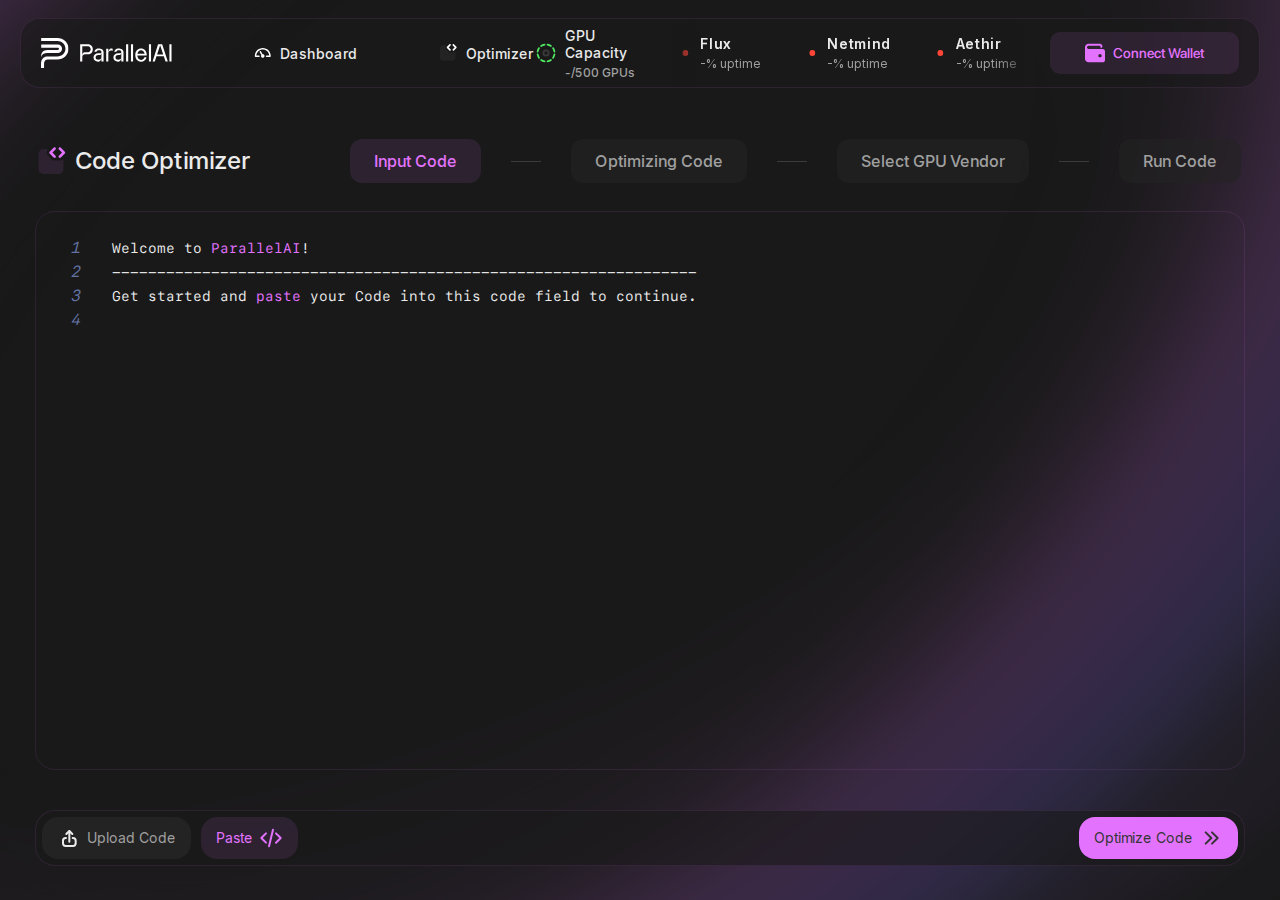
<file: code-optimizer/index.html>
<!DOCTYPE html><html lang="en"><head><meta charSet="utf-8"/><meta name="viewport" content="width=device-width, initial-scale=1"/><link rel="preload" href="/_next/static/media/10a80cb596c8f7c3-s.p.otf" as="font" crossorigin="" type="font/otf"/><link rel="preload" href="/_next/static/media/3f16ba3b63bd39a9-s.p.otf" as="font" crossorigin="" type="font/otf"/><link rel="preload" href="/_next/static/media/6de88030df47f7f5-s.p.otf" as="font" crossorigin="" type="font/otf"/><link rel="preload" href="/_next/static/media/a34f9d1faa5f3315-s.p.woff2" as="font" crossorigin="" type="font/woff2"/><link rel="preload" href="/_next/static/media/de4067987e9e1eee-s.p.otf" as="font" crossorigin="" type="font/otf"/><link rel="preload" href="/_next/static/media/f6508de96af3278e-s.p.woff" as="font" crossorigin="" type="font/woff"/><link rel="preload" href="/_next/static/media/26cb97734d8cb717-s.p.otf" as="font" crossorigin="" type="font/otf"/><link rel="stylesheet" href="/_next/static/css/8adab9fd2a81b5f3.css" data-precedence="next"/><link rel="stylesheet" href="/_next/static/css/b5eb0eb957e65d0f.css" data-precedence="next"/><link rel="stylesheet" href="/_next/static/css/777fc4cc165ed9cf.css" data-precedence="next"/><link rel="stylesheet" href="/_next/static/css/c75f7ba5527f5ed1.css" data-precedence="next"/><link rel="stylesheet" href="/_next/static/css/15a460f12b20e8b4.css" data-precedence="next"/><link rel="stylesheet" href="/_next/static/css/9a7f94ddfe9da9f1.css" data-precedence="next"/><link rel="stylesheet" href="/_next/static/css/8935e65d5ddf36b4.css" data-precedence="next"/><link rel="stylesheet" href="/_next/static/css/e646c693cf46af81.css" data-precedence="next"/><link rel="preload" as="script" fetchPriority="low" href="/_next/static/chunks/webpack-fc8a8e09beb3f100.js"/><script src="/_next/static/chunks/fd9d1056-ff38d12be03302d0.js" async=""></script><script src="/_next/static/chunks/23-30e7a4ba5c2e27e1.js" async=""></script><script src="/_next/static/chunks/main-app-693d2cd1d3938aa5.js" async=""></script><script src="/_next/static/chunks/7462f816-d7c522d644fca8e5.js" async=""></script><script src="/_next/static/chunks/691-7aa685a781c6cb68.js" async=""></script><script src="/_next/static/chunks/541-f1c2d90d59d17b09.js" async=""></script><script src="/_next/static/chunks/77-05b3b77d443cd6e9.js" async=""></script><script src="/_next/static/chunks/661-93a21b92d00eacd1.js" async=""></script><script src="/_next/static/chunks/app/(webApp)/code-optimizer/page-b28f60531d367e26.js" async=""></script><script src="/_next/static/chunks/231-85cd3dc4a193c2b5.js" async=""></script><script src="/_next/static/chunks/648-db7cbb97ccda9754.js" async=""></script><script src="/_next/static/chunks/app/(webApp)/layout-800cde013c0afa65.js" async=""></script><title>Code Optimizer</title><meta name="description" content="ParallelAI Application"/><link rel="icon" href="/favicon.ico" type="image/x-icon" sizes="48x48"/><meta name="next-size-adjust"/><script src="/_next/static/chunks/polyfills-78c92fac7aa8fdd8.js" noModule=""></script></head><body class="__className_6205a0 px-5 py-[18px] min-h-screen flex flex-col gap-5 bg-backing bg-[url(/images/app-pink-bg.svg)] bg-no-repeat bg-right-bottom bg-cover text-maintext"><header class="overflow-hidden h-[70px] w-full flex flex-row justify-between items-center py-1  px-[15px] md:px-[20px] bg-[#19191999] rounded-[20px] border border-pink-shade"><div class="flex justify-start items-center flex-1 lg:gap-20 md:gap-5"><a class="flex  flex-row items-center gap-2.5 cursor-pointer" href="/"><svg width="28" height="30" viewBox="0 0 28 30" fill="none" xmlns="http://www.w3.org/2000/svg" style="color:currentColor"><g clip-path="url(#clip0_38_50)"><path d="M24.2272 3.05442C22.145 1.085 19.3517 0 16.3613 0H0.15327V3.0654H16.3613C20.9041 3.0654 24.463 6.45512 24.463 10.7826C24.463 15.1101 20.9041 18.4998 16.3613 18.4998H6.60082C4.99319 18.4998 3.56645 18.9574 2.47464 19.8236C0.832577 21.1259 0 23.2361 0 26.0956V30H3.0654V26.0956C3.0654 24.2189 3.50742 22.9167 4.37935 22.2253C5.06698 21.6799 5.96692 21.5652 6.60044 21.5652H16.3609C19.351 21.5652 22.1446 20.4806 24.2268 18.5108C26.3556 16.4971 27.528 13.7527 27.528 10.7826C27.528 7.8126 26.3556 5.06812 24.2268 3.05442H24.2272Z" fill="white"></path><path d="M16.664 11.9814H6.31206C2.35922 12.14 0.00870421 14.235 0 19.1586C0.83409 16.4368 2.93824 15.0665 6.31206 15.0468H16.664C19.1027 15.0468 21.0869 13.1447 21.0869 10.8071C21.0869 8.46944 19.1027 6.56738 16.664 6.56738H0.217605V9.63278H16.664C17.4126 9.63278 18.0215 10.1596 18.0215 10.8071C18.0215 11.4546 17.4126 11.9814 16.664 11.9814Z" fill="white"></path></g><defs><clipPath id="clip0_38_50"><rect width="27.528" height="30" fill="white"></rect></clipPath></defs></svg><svg width="133" height="26" viewBox="0 0 133 26" fill="none" xmlns="http://www.w3.org/2000/svg" style="color:currentColor;class-name:w-[94px] h-[18px] hidden xl:inline-block" class=" w-[94px] h-[18px] hidden xl:inline-block"><path d="M11.6689 0.40918C15.7363 0.40918 18.6011 3.80455 18.6011 7.41213C18.6011 11.7978 15.7363 14.698 11.6689 14.698H7.38933C5.40869 14.698 3.35733 16.1835 3.35733 18.3056C3.35733 18.2349 3.35733 25.1671 3.35733 25.1671H0.280273V0.40918H11.6689ZM7.74301 12.01C7.74301 12.01 11.5628 12.01 11.6689 12.01C14.0032 12.01 15.5241 9.64034 15.5241 7.58897C15.5241 5.29002 14.0032 3.13255 11.6689 3.13255H3.35733V18.3056C3.35733 12.01 6.04533 12.01 7.74301 12.01Z" fill="white"></path><path d="M27.2387 6.49255C30.4926 6.49255 34.1002 8.08413 34.1002 11.6563V25.1671H30.9878V19.5789V11.621C30.9878 15.4761 29.4316 16.0067 28.6181 16.0067H26.3899C24.5861 16.0067 22.6409 16.997 22.6409 19.5789C22.6409 21.418 24.091 22.9035 26.3899 22.9035C28.6889 22.9035 30.9878 21.418 30.9878 19.5789C30.9878 24.5304 28.0876 25.5915 26.1777 25.5915C22.5347 25.5915 19.5638 23.0803 19.5638 19.5789C19.5638 15.8652 22.6409 13.5309 26.3899 13.5309H29.1486C30.2097 13.5309 31.0585 12.6467 30.9878 11.4795C30.8817 9.74644 29.3609 9.18055 27.2387 9.18055C25.7533 9.18055 24.4446 9.78181 23.9141 11.0551H20.6956C21.8981 7.16455 25.1166 6.49255 27.2387 6.49255Z" fill="white"></path><path d="M37.8896 6.95234H40.9667V25.2024H37.8896V6.95234ZM44.8218 6.52792C45.6707 6.52792 46.5195 6.66939 47.2622 6.95234V9.81718C47.2622 9.81718 46.4134 9.39276 44.8218 9.39276C42.0631 9.39276 40.9667 11.5502 40.9667 13.7077C40.9667 9.10981 42.9473 6.52792 44.8218 6.52792Z" fill="white"></path><path d="M55.9756 6.49255C59.2295 6.49255 62.8371 8.08413 62.8371 11.6563V25.1671H59.7246V19.5789V11.621C59.7246 15.4761 58.1684 16.0067 57.355 16.0067H55.1267C53.323 16.0067 51.3777 16.997 51.3777 19.5789C51.3777 21.418 52.8278 22.9035 55.1267 22.9035C57.4257 22.9035 59.7246 21.418 59.7246 19.5789C59.7246 24.5304 56.8244 25.5915 54.9145 25.5915C51.2716 25.5915 48.3006 23.0803 48.3006 19.5789C48.3006 15.8652 51.3777 13.5309 55.1267 13.5309H57.8855C58.9465 13.5309 59.7954 12.6467 59.7246 11.4795C59.6185 9.74644 58.0977 9.18055 55.9756 9.18055C54.4901 9.18055 53.1815 9.78181 52.651 11.0551H49.4324C50.635 7.16455 53.8535 6.49255 55.9756 6.49255Z" fill="white"></path><path d="M69.7035 25.2024H66.6264V0.444548H69.7035V25.2024Z" fill="white"></path><path d="M76.715 25.2024H73.638V0.444548H76.715V25.2024Z" fill="white"></path><path d="M96.4945 16.042C96.4945 16.2542 96.4945 16.4311 96.4945 16.6433H82.8423C83.0545 20.6753 85.3888 22.9035 88.183 22.9389C90.3404 22.9389 92.2503 21.5949 93.0992 19.1191H96.1762C95.1859 23.2572 92.1088 25.5915 88.183 25.5915C83.4082 25.5561 79.9067 22.1254 79.9067 16.042C79.9067 9.95865 83.479 6.49255 88.183 6.49255C92.887 6.49255 96.4945 9.99402 96.4945 16.042ZM83.0192 14.1675H93.3821C92.7808 11.0904 90.6941 9.18055 88.183 9.14518C85.7072 9.18055 83.6204 11.1258 83.0192 14.1675Z" fill="white"></path><path d="M102.689 25.2024H99.6117V0.444548H102.689V25.2024Z" fill="white"></path><path d="M118.719 0.444548L126.889 25.1671H123.6L121.124 17.7751H110.549L108.144 25.1671H104.89L112.813 0.444548H118.719ZM111.433 15.0517H120.24L115.784 1.68244L111.433 15.0517Z" fill="white"></path><path d="M132.258 25.1671H129.181V0.444548H132.258V25.1671Z" fill="white"></path></svg></a><a class="flex gap-2 items-center transition-all [&amp;&gt;svg&gt;path]:hover:fill-brand-pink [&amp;&gt;p]:hover:text-brand-pink hover:scale-110 " href="/dashboard"><svg width="19" height="18" viewBox="0 0 19 18" fill="none" xmlns="http://www.w3.org/2000/svg" style="class-name:fill-white" class="fill-white"><path d="M10.241 10.3064C10.045 10.2554 9.84597 10.2444 9.64897 10.2614L8.00197 7.44743C7.79197 7.08943 7.33197 6.97043 6.97597 7.17843C6.61897 7.38743 6.49797 7.84743 6.70697 8.20443L8.35397 11.0194C8.24397 11.1824 8.15497 11.3604 8.10397 11.5554C7.98497 12.0084 8.04997 12.4794 8.28697 12.8834C8.52297 13.2864 8.90197 13.5734 9.35397 13.6924C9.50197 13.7314 9.65197 13.7504 9.80097 13.7504C10.108 13.7504 10.41 13.6694 10.682 13.5104C11.085 13.2744 11.372 12.8954 11.491 12.4434C11.61 11.9904 11.545 11.5194 11.308 11.1154C11.072 10.7124 10.693 10.4254 10.241 10.3064Z" fill="current"></path><path d="M9.79785 4C5.38685 4 1.79785 7.589 1.79785 12C1.79785 12.067 1.80185 12.133 1.81085 12.276C1.82485 12.68 2.15685 13 2.56085 13H6.04785C6.46185 13 6.79785 12.664 6.79785 12.25C6.79785 11.836 6.46185 11.5 6.04785 11.5H3.31685C3.57285 8.148 6.38185 5.5 9.79785 5.5C13.1859 5.5 15.9779 8.106 16.2679 11.5H13.5479C13.1339 11.5 12.7979 11.836 12.7979 12.25C12.7979 12.664 13.1339 13 13.5479 13H17.0349C17.4389 13 17.7749 12.603 17.7889 12.199C17.7939 12.133 17.7979 12.067 17.7979 12C17.7979 7.589 14.2089 4 9.79785 4Z" fill="current"></path></svg><p class="text-body1 leading-7 !text-body1 font-medium false">Dashboard</p></a><a class="flex gap-2 items-center transition-all [&amp;&gt;svg&gt;path]:hover:fill-brand-pink [&amp;&gt;p]:hover:text-brand-pink hover:scale-110" href="/code-optimizer"><svg width="21" height="20" viewBox="0 0 21 20" fill="none" xmlns="http://www.w3.org/2000/svg" style="class-name:fill-brand-pink" class="fill-brand-pink"><path d="M16.3506 7.77603C16.1373 7.77603 15.924 7.69492 15.7617 7.53159C15.4362 7.20603 15.4362 6.67826 15.7617 6.3527L17.6729 4.44159L15.7617 2.53048C15.4362 2.20492 15.4362 1.67714 15.7617 1.35159C16.0873 1.02603 16.6151 1.02603 16.9406 1.35159L19.4406 3.85159C19.7662 4.17714 19.7662 4.70492 19.4406 5.03048L16.9406 7.53048C16.7784 7.6927 16.5651 7.77492 16.3517 7.77492L16.3506 7.77603Z" fill="current"></path><path d="M18.1187 8.7107C17.6465 9.18293 17.0187 9.44293 16.3509 9.44293H13.0176C12.3498 9.44293 11.722 9.18293 11.2498 8.7107L8.7498 6.2107C8.27758 5.73848 8.01758 5.1107 8.01758 4.44293C8.01758 3.77515 8.27758 3.14737 8.7498 2.67515L9.20425 2.2207H6.07313C4.38758 2.2207 3.01758 3.5907 3.01758 5.27626V14.7207C3.01758 16.4063 4.38758 17.7763 6.07313 17.7763H15.5176C17.2031 17.7763 18.5731 16.4063 18.5731 14.7207V8.25626L18.1187 8.7107Z" fill="#232323"></path><path d="M13.0176 7.77688C12.8043 7.77688 12.591 7.69576 12.4287 7.53243L9.92874 5.03243C9.60318 4.70688 9.60318 4.1791 9.92874 3.85354L12.4287 1.35354C12.7543 1.02799 13.2821 1.02799 13.6076 1.35354C13.9332 1.6791 13.9332 2.20688 13.6076 2.53243L11.6965 4.44354L13.6076 6.35465C13.9332 6.68021 13.9332 7.20799 13.6076 7.53354C13.4454 7.69576 13.2321 7.77799 13.0187 7.77799L13.0176 7.77688Z" fill="current"></path></svg><p class="leading-7 !text-body1 font-medium text-brand-pink">Optimizer</p></a></div><div class="flex flex-1 items-center justify-between"><div class="flex gap-2 items-center"><svg width="25" height="24" viewBox="0 0 25 24" fill="none" xmlns="http://www.w3.org/2000/svg"><path d="M18.051 4.09299C16.9123 3.29166 15.5937 2.73433 14.167 2.48633" stroke="#4FE760" stroke-width="2" stroke-linecap="round" stroke-linejoin="round"></path><path d="M22.0169 10.3338C21.7782 8.96184 21.2396 7.63651 20.4062 6.45117" stroke="#4FE760" stroke-width="2" stroke-linecap="round" stroke-linejoin="round"></path><path d="M20.4072 17.552C21.2086 16.4133 21.7659 15.0946 22.0139 13.668" stroke="#4FE760" stroke-width="2" stroke-linecap="round" stroke-linejoin="round"></path><path d="M14.167 21.5169C15.539 21.2782 16.8643 20.7396 18.0497 19.9062" stroke="#4FE760" stroke-width="2" stroke-linecap="round" stroke-linejoin="round"></path><path d="M6.94922 19.9062C8.08789 20.7076 9.40655 21.2649 10.8332 21.5129" stroke="#4FE760" stroke-width="2" stroke-linecap="round" stroke-linejoin="round"></path><path d="M2.98438 13.668C3.22304 15.04 3.76171 16.3653 4.59504 17.5506" stroke="#4FE760" stroke-width="2" stroke-linecap="round" stroke-linejoin="round"></path><path d="M4.59397 6.44922C3.79264 7.58789 3.2353 8.90655 2.9873 10.3332" stroke="#4FE760" stroke-width="2" stroke-linecap="round" stroke-linejoin="round"></path><path d="M10.8329 2.48438C9.46086 2.72304 8.13553 3.26171 6.9502 4.09504" stroke="#4FE760" stroke-width="2" stroke-linecap="round" stroke-linejoin="round"></path><path d="M12.5 15C14.1568 15 15.5 13.6568 15.5 12C15.5 10.3431 14.1568 9 12.5 9C10.8431 9 9.5 10.3431 9.5 12C9.5 13.6568 10.8431 15 12.5 15Z" stroke="#3A3A3A" stroke-width="2" stroke-linecap="round" stroke-linejoin="round"></path></svg><div class="flex flex-col gap-1"><p class="text-body1 leading-7 font-medium">GPU Capacity</p><p class="leading-8 !text-body2 font-medium text-subtext">-/500 GPUs</p></div></div></div></header><!--$--><div class="w-full mx-auto px-[15px] md:px-[30px] xl:px-[15px] max-w-[1430px] flex-auto flex flex-col"><div dir="ltr" data-orientation="horizontal" class="flex flex-col flex-auto"><div class="flex flex-col xl:flex-row xl:items-center justify-between mt-[27px] mb-4 gap-10 xl:gap-0"><div class="flex flex-row items-start xl:items-center gap-2"><svg width="32" height="33" viewBox="0 0 32 33" fill="none" xmlns="http://www.w3.org/2000/svg" style="color:currentColor"><path d="M24.8876 12.9432C24.5462 12.9432 24.2049 12.8134 23.9454 12.5521C23.4245 12.0312 23.4245 11.1868 23.9454 10.6659L27.0031 7.6081L23.9454 4.55033C23.4245 4.02944 23.4245 3.18499 23.9454 2.6641C24.4662 2.14322 25.3107 2.14322 25.8316 2.6641L29.8316 6.6641C30.3525 7.18499 30.3525 8.02944 29.8316 8.55033L25.8316 12.5503C25.572 12.8099 25.2307 12.9414 24.8894 12.9414L24.8876 12.9432Z" fill="#E373FF"></path><path d="M27.7165 14.4387C26.9609 15.1942 25.9565 15.6102 24.888 15.6102H19.5547C18.4862 15.6102 17.4818 15.1942 16.7262 14.4387L12.7262 10.4387C11.9707 9.68313 11.5547 8.67869 11.5547 7.61024C11.5547 6.5418 11.9707 5.53735 12.7262 4.7818L13.4534 4.05469H8.44358C5.74669 4.05469 3.55469 6.24669 3.55469 8.94358V24.0547C3.55469 26.7516 5.74669 28.9436 8.44358 28.9436H23.5547C26.2516 28.9436 28.4436 26.7516 28.4436 24.0547V13.7116L27.7165 14.4387Z" fill="#E373FF" fill-opacity="0.1"></path><path d="M19.5536 12.9434C19.2123 12.9434 18.8709 12.8136 18.6114 12.5523L14.6114 8.55228C14.0905 8.03139 14.0905 7.18695 14.6114 6.66606L18.6114 2.66606C19.1323 2.14517 19.9767 2.14517 20.4976 2.66606C21.0185 3.18695 21.0185 4.03139 20.4976 4.55228L17.4398 7.61006L20.4976 10.6678C21.0185 11.1887 21.0185 12.0332 20.4976 12.5541C20.238 12.8136 19.8967 12.9452 19.5554 12.9452L19.5536 12.9434Z" fill="#E373FF"></path></svg><p class="text-h4 __className_6205a0 font-medium text-2xl">Code Optimizer</p></div><div><div role="tablist" aria-orientation="horizontal" class="items-center justify-center rounded-md bg-muted p-1 text-muted-foreground flex lg:flex-row flex-wrap gap-1 lg:gap-[30px]" tabindex="-1" data-orientation="horizontal" style="outline:none"><button type="button" role="tab" aria-selected="true" aria-controls="radix-:R9uujta:-content-inputCode" data-state="active" id="radix-:R9uujta:-trigger-inputCode" class="inline-flex items-center justify-center whitespace-nowrap bg-[#23232399] text-subtext rounded-xl px-6 py-2.5 text-base font-medium ring-offset-background transition-all focus-visible:outline-none focus-visible:ring-2 focus-visible:ring-ring focus-visible:ring-offset-2 disabled:pointer-events-none data-[state=active]:bg-pink-shade data-[state=active]:text-brand-pink __className_6205a0" tabindex="-1" data-orientation="horizontal" data-radix-collection-item="">Input Code</button><div class="w-[30px] h-[1px] bg-highlight"></div><button type="button" role="tab" aria-selected="false" aria-controls="radix-:R9uujta:-content-optimizingCode" data-state="inactive" data-disabled="" disabled="" id="radix-:R9uujta:-trigger-optimizingCode" class="justify-center whitespace-nowrap bg-[#23232399] text-subtext rounded-xl px-6 py-2.5 text-base font-medium ring-offset-background transition-all focus-visible:outline-none focus-visible:ring-2 focus-visible:ring-ring focus-visible:ring-offset-2 disabled:pointer-events-none data-[state=active]:bg-pink-shade data-[state=active]:text-brand-pink __className_6205a0 flex flex-row gap-2.5 items-center max-h-11" tabindex="-1" data-orientation="horizontal" data-radix-collection-item=""> <!-- -->Optimizing Code</button><div class="w-[30px] h-[1px] bg-highlight"></div><button type="button" role="tab" aria-selected="false" aria-controls="radix-:R9uujta:-content-selectGPUVendor" data-state="inactive" data-disabled="" disabled="" id="radix-:R9uujta:-trigger-selectGPUVendor" class="inline-flex items-center justify-center whitespace-nowrap bg-[#23232399] text-subtext rounded-xl px-6 py-2.5 text-base font-medium ring-offset-background transition-all focus-visible:outline-none focus-visible:ring-2 focus-visible:ring-ring focus-visible:ring-offset-2 disabled:pointer-events-none data-[state=active]:bg-pink-shade data-[state=active]:text-brand-pink __className_6205a0" tabindex="-1" data-orientation="horizontal" data-radix-collection-item="">Select GPU Vendor</button><div class="w-[30px] h-[1px] bg-highlight"></div><button type="button" role="tab" aria-selected="false" aria-controls="radix-:R9uujta:-content-runCode" data-state="inactive" data-disabled="" disabled="" id="radix-:R9uujta:-trigger-runCode" class="inline-flex items-center justify-center whitespace-nowrap bg-[#23232399] text-subtext rounded-xl px-6 py-2.5 text-base font-medium ring-offset-background transition-all focus-visible:outline-none focus-visible:ring-2 focus-visible:ring-ring focus-visible:ring-offset-2 disabled:pointer-events-none data-[state=active]:bg-pink-shade data-[state=active]:text-brand-pink __className_6205a0" tabindex="-1" data-orientation="horizontal" data-radix-collection-item="">Run Code</button></div></div></div><div data-state="active" data-orientation="horizontal" role="tabpanel" aria-labelledby="radix-:R9uujta:-trigger-inputCode" id="radix-:R9uujta:-content-inputCode" tabindex="0" class="mt-2 ring-offset-background focus-visible:outline-none focus-visible:ring-2 focus-visible:ring-ring focus-visible:ring-offset-2 flex flex-col flex-auto" style="animation-duration:0s"><div class="flex-auto border border-pink-shade rounded-[20px] p-6 __className_200f69"><div class="flex flex-row gap-4"><span class="min-w-[2.25em] pr-4 text-right text-[#6272a4] italic">1</span><p class="text-body1 font-normal leading-5">Welcome to <span class="text-brand-pink">ParallelAI</span>!</p></div><div class="flex flex-row gap-4"><span class="min-w-[2.25em] pr-4 text-right text-[#6272a4] italic">2</span><p class="text-body1 font-normal leading-5">-----------------------------------------------------------------</p></div><div class="flex flex-row gap-4"><span class="min-w-[2.25em] pr-4 text-right text-[#6272a4] italic">3</span><p class="text-body1 font-normal leading-5">Get started and <span class="text-brand-pink">paste</span> your Code into this code field to continue.</p></div><div class="flex flex-row gap-4"><span class="min-w-[2.25em] pr-4 text-right text-[#6272a4] italic">4</span></div></div></div><div data-state="inactive" data-orientation="horizontal" role="tabpanel" aria-labelledby="radix-:R9uujta:-trigger-optimizingCode" hidden="" id="radix-:R9uujta:-content-optimizingCode" tabindex="0" class="mt-2 ring-offset-background focus-visible:outline-none focus-visible:ring-2 focus-visible:ring-ring focus-visible:ring-offset-2 flex flex-col"></div><div data-state="inactive" data-orientation="horizontal" role="tabpanel" aria-labelledby="radix-:R9uujta:-trigger-selectGPUVendor" hidden="" id="radix-:R9uujta:-content-selectGPUVendor" tabindex="0" class="mt-2 ring-offset-background focus-visible:outline-none focus-visible:ring-2 focus-visible:ring-ring focus-visible:ring-offset-2 flex flex-col"></div><div data-state="inactive" data-orientation="horizontal" role="tabpanel" aria-labelledby="radix-:R9uujta:-trigger-runCode" hidden="" id="radix-:R9uujta:-content-runCode" tabindex="0" class="mt-2 ring-offset-background focus-visible:outline-none focus-visible:ring-2 focus-visible:ring-ring focus-visible:ring-offset-2 flex flex-col"></div><div class="flex flex-row flex-wrap justify-between gap-5 my-4 p-1.5 bg-[#19191999] border border-pink-shade rounded-[20px]"><div class="flex flex-row gap-2.5"><button class="relative inline-flex justify-center whitespace-nowrap font-medium ring-offset-background transition-all focus-visible:outline-none disabled:cursor-not-allowed !text-body1 hover:text-brand-pink hover:scale-110 disabled:scale-100 h-[42px] w-fit px-[15px] py-4 items-center gap-1.5 text-subtext bg-module rounded-2xl default-button"><svg width="24" height="24" viewBox="0 0 24 24" fill="none" xmlns="http://www.w3.org/2000/svg" style="color:currentColor"><path d="M12.332 5.33398V15.6673" stroke="#EBEBEB" stroke-width="2" stroke-linecap="round" stroke-linejoin="round"></path><path d="M15.332 8L12.332 5L9.33203 8" stroke="#EBEBEB" stroke-width="2" stroke-linecap="round" stroke-linejoin="round"></path><path d="M9 12H8.66667C7.19333 12 6 13.1933 6 14.6667V17.3333C6 18.8067 7.19333 20 8.66667 20H16C17.4733 20 18.6667 18.8067 18.6667 17.3333V14.6667C18.6667 13.1933 17.4733 12 16 12H15.6667" stroke="#EBEBEB" stroke-width="2" stroke-linecap="round" stroke-linejoin="round"></path></svg><p class="text-body1 font-normal leading-5 normal-case">Upload Code</p></button><input type="file" accept="/" style="display:none"/><button class="relative inline-flex justify-center whitespace-nowrap font-medium ring-offset-background transition-all focus-visible:outline-none disabled:cursor-not-allowed !text-body1 text-white hover:text-brand-pink hover:scale-110 disabled:scale-100 h-[42px] w-fit px-[15px] py-4 items-center gap-1.5 bg-pink-shade rounded-2xl default-button"><p class="font-normal leading-5 text-brand-pink normal-case">Paste</p><svg width="24" height="24" viewBox="0 0 24 24" fill="none" xmlns="http://www.w3.org/2000/svg" style="color:#E373FF"><path d="M6.99968 16.6673L2.33301 12.0007L6.99968 7.33398" stroke="#E373FF" stroke-width="2" stroke-linecap="round" stroke-linejoin="round"></path><path d="M17.001 16.6693L21.6676 12.0026L17.001 7.33594" stroke="#E373FF" stroke-width="2" stroke-linecap="round" stroke-linejoin="round"></path><path d="M9.99902 20.3346L13.999 3.66797" stroke="#E373FF" stroke-width="2" stroke-linecap="round" stroke-linejoin="round"></path></svg></button></div><button class="relative inline-flex justify-center whitespace-nowrap font-medium ring-offset-background transition-all focus-visible:outline-none disabled:cursor-not-allowed !text-body1 hover:text-brand-pink hover:scale-110 h-[42px] w-fit px-[15px] py-4 items-center text-shade gap-1.5 bg-brand-pink hover:bg-pink-shade rounded-2xl disabled:scale-100 default-button" disabled=""><p class="text-body1 font-normal leading-5 normal-case">Optimize Code</p><svg width="24" height="24" viewBox="0 0 24 24" fill="none" xmlns="http://www.w3.org/2000/svg" style="color:currentColor"><path d="M13.001 6.33398L18.6676 12.0007L13.001 17.6673" stroke="#353535" stroke-width="2" stroke-linecap="round" stroke-linejoin="round"></path><path d="M6.66797 6.33398L12.3346 12.0007L6.66797 17.6673" stroke="#353535" stroke-width="2" stroke-linecap="round" stroke-linejoin="round"></path></svg></button></div></div></div><!--/$--><script src="/_next/static/chunks/webpack-fc8a8e09beb3f100.js" async=""></script><script>(self.__next_f=self.__next_f||[]).push([0]);self.__next_f.push([2,null])</script><script>self.__next_f.push([1,"1:HL[\"/_next/static/media/10a80cb596c8f7c3-s.p.otf\",\"font\",{\"crossOrigin\":\"\",\"type\":\"font/otf\"}]\n2:HL[\"/_next/static/media/3f16ba3b63bd39a9-s.p.otf\",\"font\",{\"crossOrigin\":\"\",\"type\":\"font/otf\"}]\n3:HL[\"/_next/static/media/6de88030df47f7f5-s.p.otf\",\"font\",{\"crossOrigin\":\"\",\"type\":\"font/otf\"}]\n4:HL[\"/_next/static/media/a34f9d1faa5f3315-s.p.woff2\",\"font\",{\"crossOrigin\":\"\",\"type\":\"font/woff2\"}]\n5:HL[\"/_next/static/media/de4067987e9e1eee-s.p.otf\",\"font\",{\"crossOrigin\":\"\",\"type\":\"font/otf\"}]\n6:HL[\"/_next/static/media/f6508de96af3278e-s.p.woff\",\"font\",{\"crossOrigin\":\"\",\"type\":\"font/woff\"}]\n7:HL[\"/_next/static/css/8adab9fd2a81b5f3.css\",\"style\"]\n8:HL[\"/_next/static/css/b5eb0eb957e65d0f.css\",\"style\"]\n9:HL[\"/_next/static/css/777fc4cc165ed9cf.css\",\"style\"]\na:HL[\"/_next/static/css/c75f7ba5527f5ed1.css\",\"style\"]\nb:HL[\"/_next/static/css/15a460f12b20e8b4.css\",\"style\"]\nc:HL[\"/_next/static/css/9a7f94ddfe9da9f1.css\",\"style\"]\nd:HL[\"/_next/static/media/26cb97734d8cb717-s.p.otf\",\"font\",{\"crossOrigin\":\"\",\"type\":\"font/otf\"}]\ne:HL[\"/_next/static/css/8935e65d5ddf36b4.css\",\"style\"]\nf:HL[\"/_next/static/css/e646c693cf46af81.css\",\"style\"]\n"])</script><script>self.__next_f.push([1,"10:I[95751,[],\"\"]\n12:I[51363,[\"284\",\"static/chunks/7462f816-d7c522d644fca8e5.js\",\"691\",\"static/chunks/691-7aa685a781c6cb68.js\",\"541\",\"static/chunks/541-f1c2d90d59d17b09.js\",\"77\",\"static/chunks/77-05b3b77d443cd6e9.js\",\"661\",\"static/chunks/661-93a21b92d00eacd1.js\",\"864\",\"static/chunks/app/(webApp)/code-optimizer/page-b28f60531d367e26.js\"],\"CodeOptimizer\"]\n13:I[39275,[],\"\"]\n14:I[61343,[],\"\"]\n15:I[26985,[\"284\",\"static/chunks/7462f816-d7c522d644fca8e5.js\",\"691\",\"static/chunks/691-7aa685a781c6cb68.js\",\"231\",\"static/chunks/231-85cd3dc4a193c2b5.js\",\"541\",\"static/chunks/541-f1c2d90d59d17b09.js\",\"648\",\"static/chunks/648-db7cbb97ccda9754.js\",\"661\",\"static/chunks/661-93a21b92d00eacd1.js\",\"572\",\"static/chunks/app/(webApp)/layout-800cde013c0afa65.js\"],\"Providers\"]\n16:I[6665,[\"284\",\"static/chunks/7462f816-d7c522d644fca8e5.js\",\"691\",\"static/chunks/691-7aa685a781c6cb68.js\",\"231\",\"static/chunks/231-85cd3dc4a193c2b5.js\",\"541\",\"static/chunks/541-f1c2d90d59d17b09.js\",\"648\",\"static/chunks/648-db7cbb97ccda9754.js\",\"661\",\"static/chunks/661-93a21b92d00eacd1.js\",\"572\",\"static/chunks/app/(webApp)/layout-800cde013c0afa65.js\"],\"AppHeader\"]\n1c:I[76130,[],\"\"]\n17:{\"fontFamily\":\"system-ui,\\\"Segoe UI\\\",Roboto,Helvetica,Arial,sans-serif,\\\"Apple Color Emoji\\\",\\\"Segoe UI Emoji\\\"\",\"height\":\"100vh\",\"textAlign\":\"center\",\"display\":\"flex\",\"flexDirection\":\"column\",\"alignItems\":\"center\",\"justifyContent\":\"center\"}\n18:{\"display\":\"inline-block\",\"margin\":\"0 20px 0 0\",\"padding\":\"0 23px 0 0\",\"fontSize\":24,\"fontWeight\":500,\"verticalAlign\":\"top\",\"lineHeight\":\"49px\"}\n19:{\"display\":\"inline-block\"}\n1a:{\"fontSize\":14,\"fontWeight\":400,\"lineHeight\":\"49px\",\"margin\":0}\n1d:[]\n"])</script><script>self.__next_f.push([1,"0:[null,[\"$\",\"$L10\",null,{\"buildId\":\"8QhpJIO8W7K-Lg7Z3BKST\",\"assetPrefix\":\"\",\"initialCanonicalUrl\":\"/code-optimizer\",\"initialTree\":[\"\",{\"children\":[\"(webApp)\",{\"children\":[\"code-optimizer\",{\"children\":[\"__PAGE__\",{}]}]},\"$undefined\",\"$undefined\",true]}],\"initialSeedData\":[\"\",{\"children\":[\"(webApp)\",{\"children\":[\"code-optimizer\",{\"children\":[\"__PAGE__\",{},[[\"$L11\",[\"$\",\"$L12\",null,{}]],null],null]},[\"$\",\"$L13\",null,{\"parallelRouterKey\":\"children\",\"segmentPath\":[\"children\",\"(webApp)\",\"children\",\"code-optimizer\",\"children\"],\"error\":\"$undefined\",\"errorStyles\":\"$undefined\",\"errorScripts\":\"$undefined\",\"template\":[\"$\",\"$L14\",null,{}],\"templateStyles\":\"$undefined\",\"templateScripts\":\"$undefined\",\"notFound\":\"$undefined\",\"notFoundStyles\":\"$undefined\",\"styles\":[[\"$\",\"link\",\"0\",{\"rel\":\"stylesheet\",\"href\":\"/_next/static/css/8935e65d5ddf36b4.css\",\"precedence\":\"next\",\"crossOrigin\":\"$undefined\"}],[\"$\",\"link\",\"1\",{\"rel\":\"stylesheet\",\"href\":\"/_next/static/css/e646c693cf46af81.css\",\"precedence\":\"next\",\"crossOrigin\":\"$undefined\"}]]}],null]},[[\"$\",\"html\",null,{\"lang\":\"en\",\"children\":[\"$\",\"$L15\",null,{\"children\":[\"$\",\"body\",null,{\"className\":\"__className_6205a0 px-5 py-[18px] min-h-screen flex flex-col gap-5 bg-backing bg-[url(/images/app-pink-bg.svg)] bg-no-repeat bg-right-bottom bg-cover text-maintext\",\"children\":[[\"$\",\"$L16\",null,{}],[\"$\",\"$L13\",null,{\"parallelRouterKey\":\"children\",\"segmentPath\":[\"children\",\"(webApp)\",\"children\"],\"error\":\"$undefined\",\"errorStyles\":\"$undefined\",\"errorScripts\":\"$undefined\",\"template\":[\"$\",\"$L14\",null,{}],\"templateStyles\":\"$undefined\",\"templateScripts\":\"$undefined\",\"notFound\":[[\"$\",\"title\",null,{\"children\":\"404: This page could not be found.\"}],[\"$\",\"div\",null,{\"style\":{\"fontFamily\":\"system-ui,\\\"Segoe UI\\\",Roboto,Helvetica,Arial,sans-serif,\\\"Apple Color Emoji\\\",\\\"Segoe UI Emoji\\\"\",\"height\":\"100vh\",\"textAlign\":\"center\",\"display\":\"flex\",\"flexDirection\":\"column\",\"alignItems\":\"center\",\"justifyContent\":\"center\"},\"children\":[\"$\",\"div\",null,{\"children\":[[\"$\",\"style\",null,{\"dangerouslySetInnerHTML\":{\"__html\":\"body{color:#000;background:#fff;margin:0}.next-error-h1{border-right:1px solid rgba(0,0,0,.3)}@media (prefers-color-scheme:dark){body{color:#fff;background:#000}.next-error-h1{border-right:1px solid rgba(255,255,255,.3)}}\"}}],[\"$\",\"h1\",null,{\"className\":\"next-error-h1\",\"style\":{\"display\":\"inline-block\",\"margin\":\"0 20px 0 0\",\"padding\":\"0 23px 0 0\",\"fontSize\":24,\"fontWeight\":500,\"verticalAlign\":\"top\",\"lineHeight\":\"49px\"},\"children\":\"404\"}],[\"$\",\"div\",null,{\"style\":{\"display\":\"inline-block\"},\"children\":[\"$\",\"h2\",null,{\"style\":{\"fontSize\":14,\"fontWeight\":400,\"lineHeight\":\"49px\",\"margin\":0},\"children\":\"This page could not be found.\"}]}]]}]}]],\"notFoundStyles\":[],\"styles\":null}]]}]}]}],null],null]},[\"$\",\"$L13\",null,{\"parallelRouterKey\":\"children\",\"segmentPath\":[\"children\"],\"error\":\"$undefined\",\"errorStyles\":\"$undefined\",\"errorScripts\":\"$undefined\",\"template\":[\"$\",\"$L14\",null,{}],\"templateStyles\":\"$undefined\",\"templateScripts\":\"$undefined\",\"notFound\":[[\"$\",\"title\",null,{\"children\":\"404: This page could not be found.\"}],[\"$\",\"div\",null,{\"style\":\"$17\",\"children\":[\"$\",\"div\",null,{\"children\":[[\"$\",\"style\",null,{\"dangerouslySetInnerHTML\":{\"__html\":\"body{color:#000;background:#fff;margin:0}.next-error-h1{border-right:1px solid rgba(0,0,0,.3)}@media (prefers-color-scheme:dark){body{color:#fff;background:#000}.next-error-h1{border-right:1px solid rgba(255,255,255,.3)}}\"}}],[\"$\",\"h1\",null,{\"className\":\"next-error-h1\",\"style\":\"$18\",\"children\":\"404\"}],[\"$\",\"div\",null,{\"style\":\"$19\",\"children\":[\"$\",\"h2\",null,{\"style\":\"$1a\",\"children\":\"This page could not be found.\"}]}]]}]}]],\"notFoundStyles\":[],\"styles\":[[\"$\",\"link\",\"0\",{\"rel\":\"stylesheet\",\"href\":\"/_next/static/css/8adab9fd2a81b5f3.css\",\"precedence\":\"next\",\"crossOrigin\":\"$undefined\"}],[\"$\",\"link\",\"1\",{\"rel\":\"stylesheet\",\"href\":\"/_next/static/css/b5eb0eb957e65d0f.css\",\"precedence\":\"next\",\"crossOrigin\":\"$undefined\"}],[\"$\",\"link\",\"2\",{\"rel\":\"stylesheet\",\"href\":\"/_next/static/css/777fc4cc165ed9cf.css\",\"precedence\":\"next\",\"crossOrigin\":\"$undefined\"}],[\"$\",\"link\",\"3\",{\"rel\":\"stylesheet\",\"href\":\"/_next/static/css/c75f7ba5527f5ed1.css\",\"precedence\":\"next\",\"crossOrigin\":\"$undefined\"}],[\"$\",\"link\",\"4\",{\"rel\":\"stylesheet\",\"href\":\"/_next/static/css/15a460f12b20e8b4.css\",\"precedence\":\"next\",\"crossOrigin\":\"$undefined\"}],[\"$\",\"link\",\"5\",{\"rel\":\"stylesheet\",\"href\":\"/_next/static/css/9a7f94ddfe9da9f1.css\",\"precedence\":\"next\",\"crossOrigin\":\"$undefined\"}]]}],null],\"couldBeIntercepted\":false,\"initialHead\":[null,\"$L1b\"],\"globalErrorComponent\":\"$1c\",\"missingSlots\":\"$W1d\"}]]\n"])</script><script>self.__next_f.push([1,"1b:[[\"$\",\"meta\",\"0\",{\"name\":\"viewport\",\"content\":\"width=device-width, initial-scale=1\"}],[\"$\",\"meta\",\"1\",{\"charSet\":\"utf-8\"}],[\"$\",\"title\",\"2\",{\"children\":\"Code Optimizer\"}],[\"$\",\"meta\",\"3\",{\"name\":\"description\",\"content\":\"ParallelAI Application\"}],[\"$\",\"link\",\"4\",{\"rel\":\"icon\",\"href\":\"/favicon.ico\",\"type\":\"image/x-icon\",\"sizes\":\"48x48\"}],[\"$\",\"meta\",\"5\",{\"name\":\"next-size-adjust\"}]]\n11:null\n"])</script></body></html>
</file>
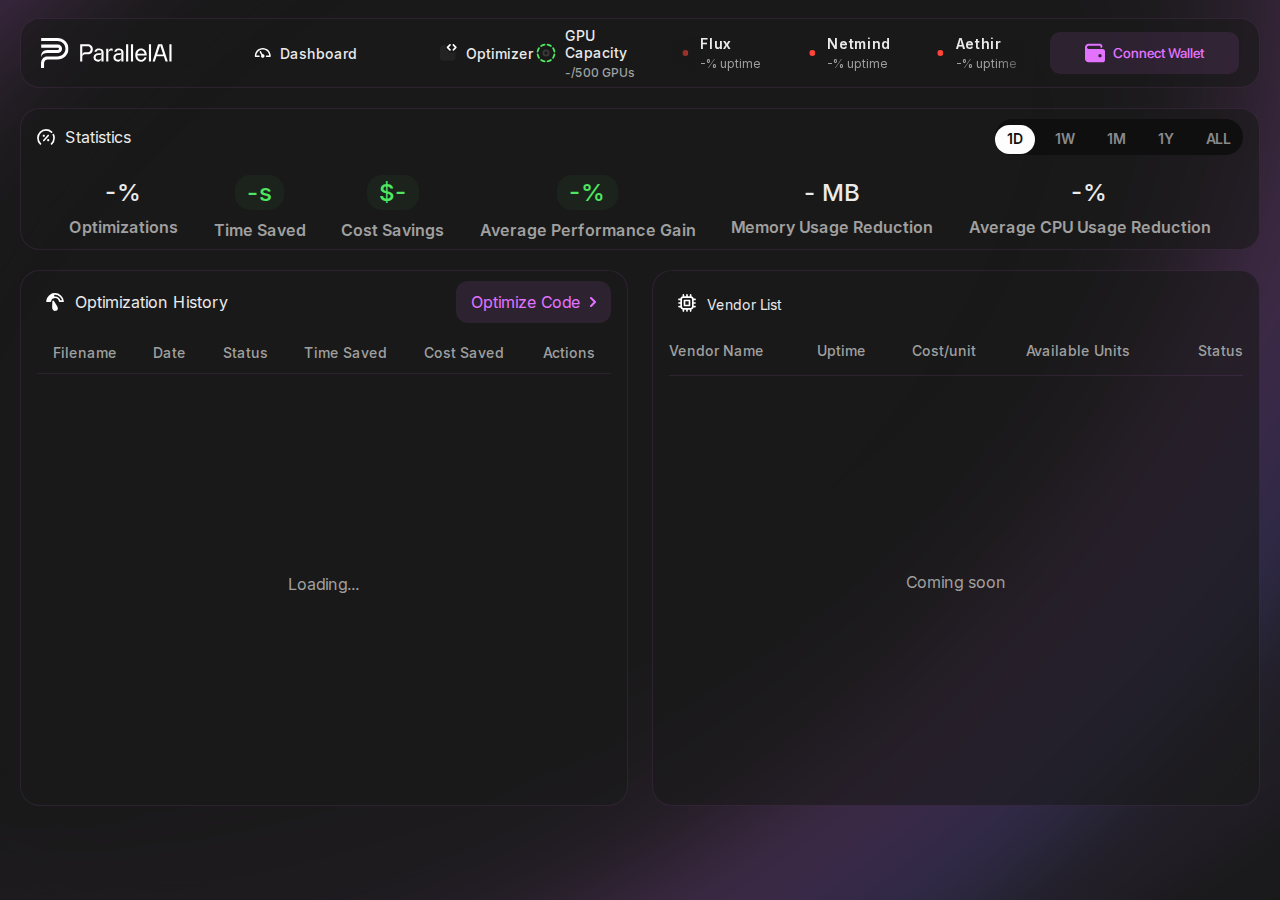
<file: dashboard/index.html>
<!DOCTYPE html><html lang="en"><head><meta charSet="utf-8"/><meta name="viewport" content="width=device-width, initial-scale=1"/><link rel="preload" href="/_next/static/media/10a80cb596c8f7c3-s.p.otf" as="font" crossorigin="" type="font/otf"/><link rel="preload" href="/_next/static/media/3f16ba3b63bd39a9-s.p.otf" as="font" crossorigin="" type="font/otf"/><link rel="preload" href="/_next/static/media/6de88030df47f7f5-s.p.otf" as="font" crossorigin="" type="font/otf"/><link rel="preload" href="/_next/static/media/a34f9d1faa5f3315-s.p.woff2" as="font" crossorigin="" type="font/woff2"/><link rel="preload" href="/_next/static/media/de4067987e9e1eee-s.p.otf" as="font" crossorigin="" type="font/otf"/><link rel="preload" href="/_next/static/media/f6508de96af3278e-s.p.woff" as="font" crossorigin="" type="font/woff"/><link rel="stylesheet" href="/_next/static/css/8adab9fd2a81b5f3.css" data-precedence="next"/><link rel="stylesheet" href="/_next/static/css/b5eb0eb957e65d0f.css" data-precedence="next"/><link rel="stylesheet" href="/_next/static/css/777fc4cc165ed9cf.css" data-precedence="next"/><link rel="stylesheet" href="/_next/static/css/c75f7ba5527f5ed1.css" data-precedence="next"/><link rel="stylesheet" href="/_next/static/css/15a460f12b20e8b4.css" data-precedence="next"/><link rel="stylesheet" href="/_next/static/css/9a7f94ddfe9da9f1.css" data-precedence="next"/><link rel="preload" as="script" fetchPriority="low" href="/_next/static/chunks/webpack-fc8a8e09beb3f100.js"/><script src="/_next/static/chunks/fd9d1056-ff38d12be03302d0.js" async=""></script><script src="/_next/static/chunks/23-30e7a4ba5c2e27e1.js" async=""></script><script src="/_next/static/chunks/main-app-693d2cd1d3938aa5.js" async=""></script><script src="/_next/static/chunks/7462f816-d7c522d644fca8e5.js" async=""></script><script src="/_next/static/chunks/691-7aa685a781c6cb68.js" async=""></script><script src="/_next/static/chunks/231-85cd3dc4a193c2b5.js" async=""></script><script src="/_next/static/chunks/661-93a21b92d00eacd1.js" async=""></script><script src="/_next/static/chunks/app/(webApp)/dashboard/page-ab7b4a1c9f46ae07.js" async=""></script><script src="/_next/static/chunks/541-f1c2d90d59d17b09.js" async=""></script><script src="/_next/static/chunks/648-db7cbb97ccda9754.js" async=""></script><script src="/_next/static/chunks/app/(webApp)/layout-800cde013c0afa65.js" async=""></script><title>ParallelAI Application</title><meta name="description" content="ParallelAI Application"/><link rel="icon" href="/favicon.ico" type="image/x-icon" sizes="48x48"/><meta name="next-size-adjust"/><script src="/_next/static/chunks/polyfills-78c92fac7aa8fdd8.js" noModule=""></script></head><body class="__className_6205a0 px-5 py-[18px] min-h-screen flex flex-col gap-5 bg-backing bg-[url(/images/app-pink-bg.svg)] bg-no-repeat bg-right-bottom bg-cover text-maintext"><header class="overflow-hidden h-[70px] w-full flex flex-row justify-between items-center py-1  px-[15px] md:px-[20px] bg-[#19191999] rounded-[20px] border border-pink-shade"><div class="flex justify-start items-center flex-1 lg:gap-20 md:gap-5"><a class="flex  flex-row items-center gap-2.5 cursor-pointer" href="/"><svg width="28" height="30" viewBox="0 0 28 30" fill="none" xmlns="http://www.w3.org/2000/svg" style="color:currentColor"><g clip-path="url(#clip0_38_50)"><path d="M24.2272 3.05442C22.145 1.085 19.3517 0 16.3613 0H0.15327V3.0654H16.3613C20.9041 3.0654 24.463 6.45512 24.463 10.7826C24.463 15.1101 20.9041 18.4998 16.3613 18.4998H6.60082C4.99319 18.4998 3.56645 18.9574 2.47464 19.8236C0.832577 21.1259 0 23.2361 0 26.0956V30H3.0654V26.0956C3.0654 24.2189 3.50742 22.9167 4.37935 22.2253C5.06698 21.6799 5.96692 21.5652 6.60044 21.5652H16.3609C19.351 21.5652 22.1446 20.4806 24.2268 18.5108C26.3556 16.4971 27.528 13.7527 27.528 10.7826C27.528 7.8126 26.3556 5.06812 24.2268 3.05442H24.2272Z" fill="white"></path><path d="M16.664 11.9814H6.31206C2.35922 12.14 0.00870421 14.235 0 19.1586C0.83409 16.4368 2.93824 15.0665 6.31206 15.0468H16.664C19.1027 15.0468 21.0869 13.1447 21.0869 10.8071C21.0869 8.46944 19.1027 6.56738 16.664 6.56738H0.217605V9.63278H16.664C17.4126 9.63278 18.0215 10.1596 18.0215 10.8071C18.0215 11.4546 17.4126 11.9814 16.664 11.9814Z" fill="white"></path></g><defs><clipPath id="clip0_38_50"><rect width="27.528" height="30" fill="white"></rect></clipPath></defs></svg><svg width="133" height="26" viewBox="0 0 133 26" fill="none" xmlns="http://www.w3.org/2000/svg" style="color:currentColor;class-name:w-[94px] h-[18px] hidden xl:inline-block" class=" w-[94px] h-[18px] hidden xl:inline-block"><path d="M11.6689 0.40918C15.7363 0.40918 18.6011 3.80455 18.6011 7.41213C18.6011 11.7978 15.7363 14.698 11.6689 14.698H7.38933C5.40869 14.698 3.35733 16.1835 3.35733 18.3056C3.35733 18.2349 3.35733 25.1671 3.35733 25.1671H0.280273V0.40918H11.6689ZM7.74301 12.01C7.74301 12.01 11.5628 12.01 11.6689 12.01C14.0032 12.01 15.5241 9.64034 15.5241 7.58897C15.5241 5.29002 14.0032 3.13255 11.6689 3.13255H3.35733V18.3056C3.35733 12.01 6.04533 12.01 7.74301 12.01Z" fill="white"></path><path d="M27.2387 6.49255C30.4926 6.49255 34.1002 8.08413 34.1002 11.6563V25.1671H30.9878V19.5789V11.621C30.9878 15.4761 29.4316 16.0067 28.6181 16.0067H26.3899C24.5861 16.0067 22.6409 16.997 22.6409 19.5789C22.6409 21.418 24.091 22.9035 26.3899 22.9035C28.6889 22.9035 30.9878 21.418 30.9878 19.5789C30.9878 24.5304 28.0876 25.5915 26.1777 25.5915C22.5347 25.5915 19.5638 23.0803 19.5638 19.5789C19.5638 15.8652 22.6409 13.5309 26.3899 13.5309H29.1486C30.2097 13.5309 31.0585 12.6467 30.9878 11.4795C30.8817 9.74644 29.3609 9.18055 27.2387 9.18055C25.7533 9.18055 24.4446 9.78181 23.9141 11.0551H20.6956C21.8981 7.16455 25.1166 6.49255 27.2387 6.49255Z" fill="white"></path><path d="M37.8896 6.95234H40.9667V25.2024H37.8896V6.95234ZM44.8218 6.52792C45.6707 6.52792 46.5195 6.66939 47.2622 6.95234V9.81718C47.2622 9.81718 46.4134 9.39276 44.8218 9.39276C42.0631 9.39276 40.9667 11.5502 40.9667 13.7077C40.9667 9.10981 42.9473 6.52792 44.8218 6.52792Z" fill="white"></path><path d="M55.9756 6.49255C59.2295 6.49255 62.8371 8.08413 62.8371 11.6563V25.1671H59.7246V19.5789V11.621C59.7246 15.4761 58.1684 16.0067 57.355 16.0067H55.1267C53.323 16.0067 51.3777 16.997 51.3777 19.5789C51.3777 21.418 52.8278 22.9035 55.1267 22.9035C57.4257 22.9035 59.7246 21.418 59.7246 19.5789C59.7246 24.5304 56.8244 25.5915 54.9145 25.5915C51.2716 25.5915 48.3006 23.0803 48.3006 19.5789C48.3006 15.8652 51.3777 13.5309 55.1267 13.5309H57.8855C58.9465 13.5309 59.7954 12.6467 59.7246 11.4795C59.6185 9.74644 58.0977 9.18055 55.9756 9.18055C54.4901 9.18055 53.1815 9.78181 52.651 11.0551H49.4324C50.635 7.16455 53.8535 6.49255 55.9756 6.49255Z" fill="white"></path><path d="M69.7035 25.2024H66.6264V0.444548H69.7035V25.2024Z" fill="white"></path><path d="M76.715 25.2024H73.638V0.444548H76.715V25.2024Z" fill="white"></path><path d="M96.4945 16.042C96.4945 16.2542 96.4945 16.4311 96.4945 16.6433H82.8423C83.0545 20.6753 85.3888 22.9035 88.183 22.9389C90.3404 22.9389 92.2503 21.5949 93.0992 19.1191H96.1762C95.1859 23.2572 92.1088 25.5915 88.183 25.5915C83.4082 25.5561 79.9067 22.1254 79.9067 16.042C79.9067 9.95865 83.479 6.49255 88.183 6.49255C92.887 6.49255 96.4945 9.99402 96.4945 16.042ZM83.0192 14.1675H93.3821C92.7808 11.0904 90.6941 9.18055 88.183 9.14518C85.7072 9.18055 83.6204 11.1258 83.0192 14.1675Z" fill="white"></path><path d="M102.689 25.2024H99.6117V0.444548H102.689V25.2024Z" fill="white"></path><path d="M118.719 0.444548L126.889 25.1671H123.6L121.124 17.7751H110.549L108.144 25.1671H104.89L112.813 0.444548H118.719ZM111.433 15.0517H120.24L115.784 1.68244L111.433 15.0517Z" fill="white"></path><path d="M132.258 25.1671H129.181V0.444548H132.258V25.1671Z" fill="white"></path></svg></a><a class="flex gap-2 items-center transition-all [&amp;&gt;svg&gt;path]:hover:fill-brand-pink [&amp;&gt;p]:hover:text-brand-pink hover:scale-110 " href="/dashboard"><svg width="19" height="18" viewBox="0 0 19 18" fill="none" xmlns="http://www.w3.org/2000/svg" style="class-name:fill-brand-pink" class="fill-brand-pink"><path d="M10.241 10.3064C10.045 10.2554 9.84597 10.2444 9.64897 10.2614L8.00197 7.44743C7.79197 7.08943 7.33197 6.97043 6.97597 7.17843C6.61897 7.38743 6.49797 7.84743 6.70697 8.20443L8.35397 11.0194C8.24397 11.1824 8.15497 11.3604 8.10397 11.5554C7.98497 12.0084 8.04997 12.4794 8.28697 12.8834C8.52297 13.2864 8.90197 13.5734 9.35397 13.6924C9.50197 13.7314 9.65197 13.7504 9.80097 13.7504C10.108 13.7504 10.41 13.6694 10.682 13.5104C11.085 13.2744 11.372 12.8954 11.491 12.4434C11.61 11.9904 11.545 11.5194 11.308 11.1154C11.072 10.7124 10.693 10.4254 10.241 10.3064Z" fill="current"></path><path d="M9.79785 4C5.38685 4 1.79785 7.589 1.79785 12C1.79785 12.067 1.80185 12.133 1.81085 12.276C1.82485 12.68 2.15685 13 2.56085 13H6.04785C6.46185 13 6.79785 12.664 6.79785 12.25C6.79785 11.836 6.46185 11.5 6.04785 11.5H3.31685C3.57285 8.148 6.38185 5.5 9.79785 5.5C13.1859 5.5 15.9779 8.106 16.2679 11.5H13.5479C13.1339 11.5 12.7979 11.836 12.7979 12.25C12.7979 12.664 13.1339 13 13.5479 13H17.0349C17.4389 13 17.7749 12.603 17.7889 12.199C17.7939 12.133 17.7979 12.067 17.7979 12C17.7979 7.589 14.2089 4 9.79785 4Z" fill="current"></path></svg><p class="leading-7 !text-body1 font-medium text-brand-pink">Dashboard</p></a><a class="flex gap-2 items-center transition-all [&amp;&gt;svg&gt;path]:hover:fill-brand-pink [&amp;&gt;p]:hover:text-brand-pink hover:scale-110" href="/code-optimizer"><svg width="21" height="20" viewBox="0 0 21 20" fill="none" xmlns="http://www.w3.org/2000/svg" style="class-name:fill-white" class="fill-white"><path d="M16.3506 7.77603C16.1373 7.77603 15.924 7.69492 15.7617 7.53159C15.4362 7.20603 15.4362 6.67826 15.7617 6.3527L17.6729 4.44159L15.7617 2.53048C15.4362 2.20492 15.4362 1.67714 15.7617 1.35159C16.0873 1.02603 16.6151 1.02603 16.9406 1.35159L19.4406 3.85159C19.7662 4.17714 19.7662 4.70492 19.4406 5.03048L16.9406 7.53048C16.7784 7.6927 16.5651 7.77492 16.3517 7.77492L16.3506 7.77603Z" fill="current"></path><path d="M18.1187 8.7107C17.6465 9.18293 17.0187 9.44293 16.3509 9.44293H13.0176C12.3498 9.44293 11.722 9.18293 11.2498 8.7107L8.7498 6.2107C8.27758 5.73848 8.01758 5.1107 8.01758 4.44293C8.01758 3.77515 8.27758 3.14737 8.7498 2.67515L9.20425 2.2207H6.07313C4.38758 2.2207 3.01758 3.5907 3.01758 5.27626V14.7207C3.01758 16.4063 4.38758 17.7763 6.07313 17.7763H15.5176C17.2031 17.7763 18.5731 16.4063 18.5731 14.7207V8.25626L18.1187 8.7107Z" fill="#232323"></path><path d="M13.0176 7.77688C12.8043 7.77688 12.591 7.69576 12.4287 7.53243L9.92874 5.03243C9.60318 4.70688 9.60318 4.1791 9.92874 3.85354L12.4287 1.35354C12.7543 1.02799 13.2821 1.02799 13.6076 1.35354C13.9332 1.6791 13.9332 2.20688 13.6076 2.53243L11.6965 4.44354L13.6076 6.35465C13.9332 6.68021 13.9332 7.20799 13.6076 7.53354C13.4454 7.69576 13.2321 7.77799 13.0187 7.77799L13.0176 7.77688Z" fill="current"></path></svg><p class="text-body1 leading-7 !text-body1 font-medium false">Optimizer</p></a></div><div class="flex flex-1 items-center justify-between"><div class="flex gap-2 items-center"><svg width="25" height="24" viewBox="0 0 25 24" fill="none" xmlns="http://www.w3.org/2000/svg"><path d="M18.051 4.09299C16.9123 3.29166 15.5937 2.73433 14.167 2.48633" stroke="#4FE760" stroke-width="2" stroke-linecap="round" stroke-linejoin="round"></path><path d="M22.0169 10.3338C21.7782 8.96184 21.2396 7.63651 20.4062 6.45117" stroke="#4FE760" stroke-width="2" stroke-linecap="round" stroke-linejoin="round"></path><path d="M20.4072 17.552C21.2086 16.4133 21.7659 15.0946 22.0139 13.668" stroke="#4FE760" stroke-width="2" stroke-linecap="round" stroke-linejoin="round"></path><path d="M14.167 21.5169C15.539 21.2782 16.8643 20.7396 18.0497 19.9062" stroke="#4FE760" stroke-width="2" stroke-linecap="round" stroke-linejoin="round"></path><path d="M6.94922 19.9062C8.08789 20.7076 9.40655 21.2649 10.8332 21.5129" stroke="#4FE760" stroke-width="2" stroke-linecap="round" stroke-linejoin="round"></path><path d="M2.98438 13.668C3.22304 15.04 3.76171 16.3653 4.59504 17.5506" stroke="#4FE760" stroke-width="2" stroke-linecap="round" stroke-linejoin="round"></path><path d="M4.59397 6.44922C3.79264 7.58789 3.2353 8.90655 2.9873 10.3332" stroke="#4FE760" stroke-width="2" stroke-linecap="round" stroke-linejoin="round"></path><path d="M10.8329 2.48438C9.46086 2.72304 8.13553 3.26171 6.9502 4.09504" stroke="#4FE760" stroke-width="2" stroke-linecap="round" stroke-linejoin="round"></path><path d="M12.5 15C14.1568 15 15.5 13.6568 15.5 12C15.5 10.3431 14.1568 9 12.5 9C10.8431 9 9.5 10.3431 9.5 12C9.5 13.6568 10.8431 15 12.5 15Z" stroke="#3A3A3A" stroke-width="2" stroke-linecap="round" stroke-linejoin="round"></path></svg><div class="flex flex-col gap-1"><p class="text-body1 leading-7 font-medium">GPU Capacity</p><p class="leading-8 !text-body2 font-medium text-subtext">-/500 GPUs</p></div></div></div></header><div><div class="flex flex-col gap-5 w-full px-4 bg-[#19191999] rounded-[20px] border border-pink-shade py-2.5"><div class="flex justify-between"><div class="flex items-center gap-[10px]"><svg width="18" height="16" viewBox="0 0 18 16" fill="none" xmlns="http://www.w3.org/2000/svg"><path d="M16.3347 5.66797C16.7969 6.68352 17.0547 7.81241 17.0547 9.0013C17.0547 11.2969 16.0947 13.3669 14.5547 14.8346" stroke="white" stroke-width="1.66667" stroke-linecap="round" stroke-linejoin="round"></path><path d="M3.44336 14.8342C1.90336 13.3664 0.943359 11.2964 0.943359 9.00087C0.943359 4.55198 4.55003 0.945312 8.99891 0.945312C11.1522 0.945312 13.1089 1.79087 14.5545 3.16753" stroke="white" stroke-width="1.66667" stroke-linecap="round" stroke-linejoin="round"></path><path d="M6.77517 7.89019C7.38882 7.89019 7.88628 7.39272 7.88628 6.77908C7.88628 6.16544 7.38882 5.66797 6.77517 5.66797C6.16153 5.66797 5.66406 6.16544 5.66406 6.77908C5.66406 7.39272 6.16153 7.89019 6.77517 7.89019Z" fill="white"></path><path d="M11.2205 12.3336C11.8342 12.3336 12.3316 11.8361 12.3316 11.2224C12.3316 10.6088 11.8342 10.1113 11.2205 10.1113C10.6068 10.1113 10.1094 10.6088 10.1094 11.2224C10.1094 11.8361 10.6068 12.3336 11.2205 12.3336Z" fill="white"></path><path d="M6.77734 11.5L11.2218 6.5" stroke="white" stroke-width="1.66667" stroke-linecap="round" stroke-linejoin="round"></path></svg><p class="text-h6 font-normal leading-6">Statistics</p></div><div class="h-[36px] rounded-[20px] bg-black bg-opacity-15"><div role="group" dir="ltr" class="items-center justify-center gap-1 flex space-x-1" tabindex="-1" style="outline:none"><button type="button" data-state="on" role="radio" aria-checked="true" class="inline-flex items-center justify-center rounded-md text-sm ring-offset-background hover:bg-muted hover:text-muted-foreground focus-visible:outline-none focus-visible:ring-2 focus-visible:ring-ring focus-visible:ring-offset-2 disabled:pointer-events-none disabled:opacity-50 bg-transparent h-10 px-3 data-[state=on]:bg-[#FDFDFD] data-[state=on]:w-10 data-[state=on]:h-[29px] data-[state=on]:rounded-[30px] data-[state=on]:text-black data-[state=off]:text-[#898A8D] transition-colors text-body1 font-semibold" aria-label="1D" tabindex="-1" data-radix-collection-item="">1D</button><button type="button" data-state="off" role="radio" aria-checked="false" class="inline-flex items-center justify-center rounded-md text-sm ring-offset-background hover:bg-muted hover:text-muted-foreground focus-visible:outline-none focus-visible:ring-2 focus-visible:ring-ring focus-visible:ring-offset-2 disabled:pointer-events-none disabled:opacity-50 bg-transparent h-10 px-3 data-[state=on]:bg-[#FDFDFD] data-[state=on]:w-10 data-[state=on]:h-[29px] data-[state=on]:rounded-[30px] data-[state=on]:text-black data-[state=off]:text-[#898A8D] transition-colors text-body1 font-semibold" aria-label="1W" tabindex="-1" data-radix-collection-item="">1W</button><button type="button" data-state="off" role="radio" aria-checked="false" class="inline-flex items-center justify-center rounded-md text-sm ring-offset-background hover:bg-muted hover:text-muted-foreground focus-visible:outline-none focus-visible:ring-2 focus-visible:ring-ring focus-visible:ring-offset-2 disabled:pointer-events-none disabled:opacity-50 bg-transparent h-10 px-3 data-[state=on]:bg-[#FDFDFD] data-[state=on]:w-10 data-[state=on]:h-[29px] data-[state=on]:rounded-[30px] data-[state=on]:text-black data-[state=off]:text-[#898A8D] transition-colors text-body1 font-semibold" aria-label="1M" tabindex="-1" data-radix-collection-item="">1M</button><button type="button" data-state="off" role="radio" aria-checked="false" class="inline-flex items-center justify-center rounded-md text-sm ring-offset-background hover:bg-muted hover:text-muted-foreground focus-visible:outline-none focus-visible:ring-2 focus-visible:ring-ring focus-visible:ring-offset-2 disabled:pointer-events-none disabled:opacity-50 bg-transparent h-10 px-3 data-[state=on]:bg-[#FDFDFD] data-[state=on]:w-10 data-[state=on]:h-[29px] data-[state=on]:rounded-[30px] data-[state=on]:text-black data-[state=off]:text-[#898A8D] transition-colors text-body1 font-semibold" aria-label="1Y" tabindex="-1" data-radix-collection-item="">1Y</button><button type="button" data-state="off" role="radio" aria-checked="false" class="inline-flex items-center justify-center rounded-md text-sm ring-offset-background hover:bg-muted hover:text-muted-foreground focus-visible:outline-none focus-visible:ring-2 focus-visible:ring-ring focus-visible:ring-offset-2 disabled:pointer-events-none disabled:opacity-50 bg-transparent h-10 px-3 data-[state=on]:bg-[#FDFDFD] data-[state=on]:w-10 data-[state=on]:h-[29px] data-[state=on]:rounded-[30px] data-[state=on]:text-black data-[state=off]:text-[#898A8D] transition-colors text-body1 font-semibold" aria-label="All" tabindex="-1" data-radix-collection-item="">ALL</button></div></div></div><div class="flex justify-between items-center flex-wrap px-8"><div class="flex flex-col gap-3 items-center"><p class="text-h4 leading-4 font-medium gap-[6px]">-%</p><p class="leading-7 text-subtext font-semibold text-center">Optimizations</p></div><div class="flex flex-col gap-3 items-center"><p class="px-[12px] h-[35px] text-2xl flex items-center justify-center rounded-[15px] bg-[#4FE7600D] text-green font-medium gap-[6px]">-s</p><p class="leading-7 text-subtext font-semibold text-center">Time Saved</p></div><div class="flex flex-col gap-3 items-center"><p class="px-[12px] h-[35px] text-2xl flex items-center justify-center rounded-[15px] bg-[#4FE7600D] text-green font-medium gap-[6px]">$-</p><p class="leading-7 text-subtext font-semibold text-center">Cost Savings</p></div><div class="flex flex-col gap-3 items-center"><p class="px-[12px] h-[35px] text-2xl flex items-center justify-center rounded-[15px] bg-[#4FE7600D] text-green font-medium gap-[6px]">-%</p><p class="leading-7 text-subtext font-semibold text-center">Average Performance Gain</p></div><div class="flex flex-col gap-3 items-center"><p class="text-h4 leading-4 font-medium gap-[6px]">- MB</p><p class="leading-7 text-subtext font-semibold text-center">Memory Usage Reduction</p></div><div class="flex flex-col gap-3 items-center"><p class="text-h4 leading-4 font-medium gap-[6px]">-%</p><p class="leading-7 text-subtext font-semibold text-center">Average CPU Usage Reduction</p></div></div></div></div><div class="flex flex-wrap justify-between gap-1"><div class="flex flex-col w-full lg:w-[49%] py-[10px] px-4 bg-[#19191999] rounded-[20px] border border-pink-shade"><div class="flex justify-between items-center mb-2.5"><div class="ml-2 flex gap-[10px]"><svg width="20" height="20" viewBox="0 0 20 20" fill="none" xmlns="http://www.w3.org/2000/svg"><path fill-rule="evenodd" clip-rule="evenodd" d="M8.02547 2.1875L8.86096 5.41661C7.06978 5.86204 5.67953 7.33257 5.35188 9.16649H1.98633C2.33213 5.768 4.78933 3.00099 8.02547 2.1875Z" fill="white"></path><path d="M8.12239 16.6135C7.84462 15.5757 8.20684 9.40234 8.20684 9.40234C8.20684 9.40234 11.6013 14.5712 11.8791 15.609C12.1568 16.6468 11.5402 17.7123 10.5024 17.9901C9.46461 18.2679 8.40017 17.6512 8.12239 16.6135Z" fill="white"></path><path d="M8.83869 5.42669L8.01758 2.19336" stroke="white" stroke-width="1.66667" stroke-linecap="round" stroke-linejoin="round"></path><path d="M8.12239 16.6135C7.84462 15.5757 8.20684 9.40234 8.20684 9.40234C8.20684 9.40234 11.6013 14.5712 11.8791 15.609C12.1568 16.6468 11.5402 17.7123 10.5024 17.9901C9.46461 18.2679 8.40017 17.6512 8.12239 16.6135Z" stroke="white" stroke-width="1.66667" stroke-linecap="round" stroke-linejoin="round"></path><path d="M10.0008 5.27865C12.3197 5.27865 14.2541 6.95976 14.6497 9.16754H18.0152C17.603 5.10531 14.1719 1.94531 10.0008 1.94531C5.82966 1.94531 2.39966 5.10531 1.98633 9.16754H5.35188C5.74633 6.95976 7.68077 5.27865 10.0008 5.27865Z" stroke="white" stroke-width="1.66667" stroke-linecap="round" stroke-linejoin="round"></path></svg><p class="text-h6 font-normal leading-6">Optimization History</p></div><a href="/code-optimizer"><button class="relative items-center justify-center whitespace-nowrap rounded-[12px] font-medium ring-offset-background transition-all focus-visible:outline-none disabled:cursor-not-allowed !text-body1 hover:text-brand-pink hover:scale-110 disabled:scale-100 h-[42px] w-fit px-[15px] py-4 flex gap-[10px] bg-pink-shade bg-opacity-10 text-brand-pink default-button"><p class="text-h6 font-normal leading-6">Optimize Code</p><svg width="6" height="10" viewBox="0 0 6 10" fill="none" xmlns="http://www.w3.org/2000/svg"><path d="M1 1L5 5L1 9" stroke="#E373FF" stroke-width="2" stroke-linecap="round" stroke-linejoin="round"></path></svg></button></a></div><div class="h-[462px] overflow-y-auto flex flex-col"><div class="relative w-full"><table class="w-full caption-bottom text-sm"><thead class="[&amp;_tr]:border-b sticky top-0 bg-[#191919] border-b z-10"><tr class="transition-colors hover:bg-muted/50 data-[state=selected]:bg-muted border-b-[1px] border-pink-shade border-opacity-10"><th class="px-4 text-left align-middle font-medium [&amp;:has([role=checkbox])]:pr-0 text-subtext h-10">Filename</th><th class="px-4 text-left align-middle font-medium [&amp;:has([role=checkbox])]:pr-0 text-subtext h-10">Date</th><th class="px-4 align-middle font-medium [&amp;:has([role=checkbox])]:pr-0 text-subtext text-center h-10">Status</th><th class="px-4 align-middle font-medium [&amp;:has([role=checkbox])]:pr-0 text-subtext text-center h-10">Time Saved</th><th class="px-4 align-middle font-medium [&amp;:has([role=checkbox])]:pr-0 text-subtext text-center h-10">Cost Saved</th><th class="px-4 align-middle font-medium [&amp;:has([role=checkbox])]:pr-0 text-right text-subtext h-10">Actions</th></tr></thead><tbody class="[&amp;_tr:last-child]:border-0 h-auto"></tbody></table></div><div class="w-full h-full flex items-center justify-center"><p class="font-normal leading-5 text-subtext">Loading...</p></div></div></div><div class="flex flex-col w-full lg:w-[49%] py-[10px] px-4 bg-[#19191999] rounded-[20px] border border-pink-shade"><div class="flex start mb-2.5"><div class="ml-2 mt-3 flex gap-[10px]"><svg width="20" height="20" viewBox="0 0 20 20" fill="none" xmlns="http://www.w3.org/2000/svg"><path d="M13.6124 4.16797H6.39019C5.16289 4.16797 4.16797 5.16289 4.16797 6.39019V13.6124C4.16797 14.8397 5.16289 15.8346 6.39019 15.8346H13.6124C14.8397 15.8346 15.8346 14.8397 15.8346 13.6124V6.39019C15.8346 5.16289 14.8397 4.16797 13.6124 4.16797Z" stroke="white" stroke-width="1.66667" stroke-linecap="round" stroke-linejoin="round"></path><path d="M7.50098 7.5V12.5H12.501V7.5H7.50098Z" stroke="white" stroke-width="1.66667" stroke-linecap="round" stroke-linejoin="round"></path><path d="M10.001 1.94531V4.16753" stroke="white" stroke-width="1.66667" stroke-linecap="round" stroke-linejoin="round"></path><path d="M6.38965 1.94531V4.16753" stroke="white" stroke-width="1.66667" stroke-linecap="round" stroke-linejoin="round"></path><path d="M13.6123 1.94531V4.16753" stroke="white" stroke-width="1.66667" stroke-linecap="round" stroke-linejoin="round"></path><path d="M18.0562 10H15.834" stroke="white" stroke-width="1.66667" stroke-linecap="round" stroke-linejoin="round"></path><path d="M18.0562 6.39062H15.834" stroke="white" stroke-width="1.66667" stroke-linecap="round" stroke-linejoin="round"></path><path d="M18.0562 13.6113H15.834" stroke="white" stroke-width="1.66667" stroke-linecap="round" stroke-linejoin="round"></path><path d="M10.001 18.0562V15.834" stroke="white" stroke-width="1.66667" stroke-linecap="round" stroke-linejoin="round"></path><path d="M13.6123 18.0562V15.834" stroke="white" stroke-width="1.66667" stroke-linecap="round" stroke-linejoin="round"></path><path d="M6.38965 18.0562V15.834" stroke="white" stroke-width="1.66667" stroke-linecap="round" stroke-linejoin="round"></path><path d="M1.94531 10H4.16753" stroke="white" stroke-width="1.66667" stroke-linecap="round" stroke-linejoin="round"></path><path d="M1.94531 13.6113H4.16753" stroke="white" stroke-width="1.66667" stroke-linecap="round" stroke-linejoin="round"></path><path d="M1.94531 6.39062H4.16753" stroke="white" stroke-width="1.66667" stroke-linecap="round" stroke-linejoin="round"></path></svg><p class="text-body1 font-normal leading-5">Vendor List</p></div></div><div class="h-[462px] overflow-hidden flex flex-col"><div class="relative w-full"><table class="w-full caption-bottom text-sm"><thead class="[&amp;_tr]:border-b"><tr class="transition-colors hover:bg-muted/50 data-[state=selected]:bg-muted border-b-[1px] border-pink-shade border-opacity-10"><th class="h-12 px-4 text-left align-middle font-medium [&amp;:has([role=checkbox])]:pr-0 text-subtext pl-0">Vendor Name</th><th class="h-12 px-4 text-left align-middle font-medium [&amp;:has([role=checkbox])]:pr-0 text-subtext">Uptime</th><th class="h-12 px-4 text-left align-middle font-medium [&amp;:has([role=checkbox])]:pr-0 text-subtext">Cost/unit</th><th class="h-12 px-4 text-left align-middle font-medium [&amp;:has([role=checkbox])]:pr-0 text-subtext">Available Units</th><th class="h-12 px-4 align-middle font-medium [&amp;:has([role=checkbox])]:pr-0 text-right text-subtext !pr-0">Status</th></tr></thead><tbody class="[&amp;_tr:last-child]:border-0 overflow-y-auto"></tbody></table></div><div class="w-full h-full flex items-center justify-center"><p class="font-normal leading-5 text-subtext">Coming soon</p></div></div></div></div><script src="/_next/static/chunks/webpack-fc8a8e09beb3f100.js" async=""></script><script>(self.__next_f=self.__next_f||[]).push([0]);self.__next_f.push([2,null])</script><script>self.__next_f.push([1,"1:HL[\"/_next/static/media/10a80cb596c8f7c3-s.p.otf\",\"font\",{\"crossOrigin\":\"\",\"type\":\"font/otf\"}]\n2:HL[\"/_next/static/media/3f16ba3b63bd39a9-s.p.otf\",\"font\",{\"crossOrigin\":\"\",\"type\":\"font/otf\"}]\n3:HL[\"/_next/static/media/6de88030df47f7f5-s.p.otf\",\"font\",{\"crossOrigin\":\"\",\"type\":\"font/otf\"}]\n4:HL[\"/_next/static/media/a34f9d1faa5f3315-s.p.woff2\",\"font\",{\"crossOrigin\":\"\",\"type\":\"font/woff2\"}]\n5:HL[\"/_next/static/media/de4067987e9e1eee-s.p.otf\",\"font\",{\"crossOrigin\":\"\",\"type\":\"font/otf\"}]\n6:HL[\"/_next/static/media/f6508de96af3278e-s.p.woff\",\"font\",{\"crossOrigin\":\"\",\"type\":\"font/woff\"}]\n7:HL[\"/_next/static/css/8adab9fd2a81b5f3.css\",\"style\"]\n8:HL[\"/_next/static/css/b5eb0eb957e65d0f.css\",\"style\"]\n9:HL[\"/_next/static/css/777fc4cc165ed9cf.css\",\"style\"]\na:HL[\"/_next/static/css/c75f7ba5527f5ed1.css\",\"style\"]\nb:HL[\"/_next/static/css/15a460f12b20e8b4.css\",\"style\"]\nc:HL[\"/_next/static/css/9a7f94ddfe9da9f1.css\",\"style\"]\n"])</script><script>self.__next_f.push([1,"d:I[95751,[],\"\"]\nf:I[89140,[\"284\",\"static/chunks/7462f816-d7c522d644fca8e5.js\",\"691\",\"static/chunks/691-7aa685a781c6cb68.js\",\"231\",\"static/chunks/231-85cd3dc4a193c2b5.js\",\"661\",\"static/chunks/661-93a21b92d00eacd1.js\",\"88\",\"static/chunks/app/(webApp)/dashboard/page-ab7b4a1c9f46ae07.js\"],\"DashboardStatistics\"]\n10:I[13660,[\"284\",\"static/chunks/7462f816-d7c522d644fca8e5.js\",\"691\",\"static/chunks/691-7aa685a781c6cb68.js\",\"231\",\"static/chunks/231-85cd3dc4a193c2b5.js\",\"661\",\"static/chunks/661-93a21b92d00eacd1.js\",\"88\",\"static/chunks/app/(webApp)/dashboard/page-ab7b4a1c9f46ae07.js\"],\"OptimizationHistory\"]\n11:I[39275,[],\"\"]\n12:I[61343,[],\"\"]\n13:I[26985,[\"284\",\"static/chunks/7462f816-d7c522d644fca8e5.js\",\"691\",\"static/chunks/691-7aa685a781c6cb68.js\",\"231\",\"static/chunks/231-85cd3dc4a193c2b5.js\",\"541\",\"static/chunks/541-f1c2d90d59d17b09.js\",\"648\",\"static/chunks/648-db7cbb97ccda9754.js\",\"661\",\"static/chunks/661-93a21b92d00eacd1.js\",\"572\",\"static/chunks/app/(webApp)/layout-800cde013c0afa65.js\"],\"Providers\"]\n14:I[6665,[\"284\",\"static/chunks/7462f816-d7c522d644fca8e5.js\",\"691\",\"static/chunks/691-7aa685a781c6cb68.js\",\"231\",\"static/chunks/231-85cd3dc4a193c2b5.js\",\"541\",\"static/chunks/541-f1c2d90d59d17b09.js\",\"648\",\"static/chunks/648-db7cbb97ccda9754.js\",\"661\",\"static/chunks/661-93a21b92d00eacd1.js\",\"572\",\"static/chunks/app/(webApp)/layout-800cde013c0afa65.js\"],\"AppHeader\"]\n1a:I[76130,[],\"\"]\n15:{\"fontFamily\":\"system-ui,\\\"Segoe UI\\\",Roboto,Helvetica,Arial,sans-serif,\\\"Apple Color Emoji\\\",\\\"Segoe UI Emoji\\\"\",\"height\":\"100vh\",\"textAlign\":\"center\",\"display\":\"flex\",\"flexDirection\":\"column\",\"alignItems\":\"center\",\"justifyContent\":\"center\"}\n16:{\"display\":\"inline-block\",\"margin\":\"0 20px 0 0\",\"padding\":\"0 23px 0 0\",\"fontSize\":24,\"fontWeight\":500,\"verticalAlign\":\"top\",\"lineHeight\":\"49px\"}\n17:{\"display\":\"inline-block\"}\n18:{\"fontSize\":14,\"fontWeight\":400,\"lineHeight\":\"49px\",\"margin\":0}\n1b:[]\n"])</script><script>self.__next_f.push([1,"0:[null,[\"$\",\"$Ld\",null,{\"buildId\":\"8QhpJIO8W7K-Lg7Z3BKST\",\"assetPrefix\":\"\",\"initialCanonicalUrl\":\"/dashboard\",\"initialTree\":[\"\",{\"children\":[\"(webApp)\",{\"children\":[\"dashboard\",{\"children\":[\"__PAGE__\",{}]}]},\"$undefined\",\"$undefined\",true]}],\"initialSeedData\":[\"\",{\"children\":[\"(webApp)\",{\"children\":[\"dashboard\",{\"children\":[\"__PAGE__\",{},[[\"$Le\",[[\"$\",\"$Lf\",null,{\"data\":[{\"label\":\"Optimizations\",\"value\":{\"1d\":\"-%\",\"1w\":\"-%\",\"1m\":\"-%\",\"1y\":\"-%\",\"all\":\"-%\"},\"isHighlighted\":false},{\"label\":\"Time Saved\",\"value\":{\"1d\":\"-s\",\"1w\":\"-s\",\"1m\":\"-s\",\"1y\":\"-s\",\"all\":\"-s\"},\"isHighlighted\":true},{\"label\":\"Cost Savings\",\"value\":{\"1d\":\"$$-\",\"1w\":\"$$-\",\"1m\":\"$$-\",\"1y\":\"$$-\",\"all\":\"$$-\"},\"isHighlighted\":true},{\"label\":\"Average Performance Gain\",\"value\":{\"1d\":\"-%\",\"1w\":\"-%\",\"1m\":\"-%\",\"1y\":\"-%\",\"all\":\"-%\"},\"isHighlighted\":true},{\"label\":\"Memory Usage Reduction\",\"value\":{\"1d\":\"- MB\",\"1w\":\"- MB\",\"1m\":\"- MB\",\"1y\":\"- MB\",\"all\":\"- MB\"},\"isHighlighted\":false},{\"label\":\"Average CPU Usage Reduction\",\"value\":{\"1d\":\"-%\",\"1w\":\"-%\",\"1m\":\"-%\",\"1y\":\"-%\",\"all\":\"-%\"},\"isHighlighted\":false}]}],[\"$\",\"div\",null,{\"className\":\"flex flex-wrap justify-between gap-1\",\"children\":[[\"$\",\"$L10\",null,{}],[\"$\",\"div\",null,{\"className\":\"flex flex-col w-full lg:w-[49%] py-[10px] px-4 bg-[#19191999] rounded-[20px] border border-pink-shade\",\"children\":[[\"$\",\"div\",null,{\"className\":\"flex start mb-2.5\",\"children\":[\"$\",\"div\",null,{\"className\":\"ml-2 mt-3 flex gap-[10px]\",\"children\":[[\"$\",\"svg\",null,{\"width\":\"20\",\"height\":\"20\",\"viewBox\":\"0 0 20 20\",\"fill\":\"none\",\"xmlns\":\"http://www.w3.org/2000/svg\",\"style\":{},\"className\":\"$undefined\",\"children\":[[\"$\",\"path\",null,{\"d\":\"M13.6124 4.16797H6.39019C5.16289 4.16797 4.16797 5.16289 4.16797 6.39019V13.6124C4.16797 14.8397 5.16289 15.8346 6.39019 15.8346H13.6124C14.8397 15.8346 15.8346 14.8397 15.8346 13.6124V6.39019C15.8346 5.16289 14.8397 4.16797 13.6124 4.16797Z\",\"stroke\":\"white\",\"strokeWidth\":\"1.66667\",\"strokeLinecap\":\"round\",\"strokeLinejoin\":\"round\"}],[\"$\",\"path\",null,{\"d\":\"M7.50098 7.5V12.5H12.501V7.5H7.50098Z\",\"stroke\":\"white\",\"strokeWidth\":\"1.66667\",\"strokeLinecap\":\"round\",\"strokeLinejoin\":\"round\"}],[\"$\",\"path\",null,{\"d\":\"M10.001 1.94531V4.16753\",\"stroke\":\"white\",\"strokeWidth\":\"1.66667\",\"strokeLinecap\":\"round\",\"strokeLinejoin\":\"round\"}],[\"$\",\"path\",null,{\"d\":\"M6.38965 1.94531V4.16753\",\"stroke\":\"white\",\"strokeWidth\":\"1.66667\",\"strokeLinecap\":\"round\",\"strokeLinejoin\":\"round\"}],[\"$\",\"path\",null,{\"d\":\"M13.6123 1.94531V4.16753\",\"stroke\":\"white\",\"strokeWidth\":\"1.66667\",\"strokeLinecap\":\"round\",\"strokeLinejoin\":\"round\"}],[\"$\",\"path\",null,{\"d\":\"M18.0562 10H15.834\",\"stroke\":\"white\",\"strokeWidth\":\"1.66667\",\"strokeLinecap\":\"round\",\"strokeLinejoin\":\"round\"}],[\"$\",\"path\",null,{\"d\":\"M18.0562 6.39062H15.834\",\"stroke\":\"white\",\"strokeWidth\":\"1.66667\",\"strokeLinecap\":\"round\",\"strokeLinejoin\":\"round\"}],[\"$\",\"path\",null,{\"d\":\"M18.0562 13.6113H15.834\",\"stroke\":\"white\",\"strokeWidth\":\"1.66667\",\"strokeLinecap\":\"round\",\"strokeLinejoin\":\"round\"}],[\"$\",\"path\",null,{\"d\":\"M10.001 18.0562V15.834\",\"stroke\":\"white\",\"strokeWidth\":\"1.66667\",\"strokeLinecap\":\"round\",\"strokeLinejoin\":\"round\"}],[\"$\",\"path\",null,{\"d\":\"M13.6123 18.0562V15.834\",\"stroke\":\"white\",\"strokeWidth\":\"1.66667\",\"strokeLinecap\":\"round\",\"strokeLinejoin\":\"round\"}],[\"$\",\"path\",null,{\"d\":\"M6.38965 18.0562V15.834\",\"stroke\":\"white\",\"strokeWidth\":\"1.66667\",\"strokeLinecap\":\"round\",\"strokeLinejoin\":\"round\"}],[\"$\",\"path\",null,{\"d\":\"M1.94531 10H4.16753\",\"stroke\":\"white\",\"strokeWidth\":\"1.66667\",\"strokeLinecap\":\"round\",\"strokeLinejoin\":\"round\"}],[\"$\",\"path\",null,{\"d\":\"M1.94531 13.6113H4.16753\",\"stroke\":\"white\",\"strokeWidth\":\"1.66667\",\"strokeLinecap\":\"round\",\"strokeLinejoin\":\"round\"}],[\"$\",\"path\",null,{\"d\":\"M1.94531 6.39062H4.16753\",\"stroke\":\"white\",\"strokeWidth\":\"1.66667\",\"strokeLinecap\":\"round\",\"strokeLinejoin\":\"round\"}]]}],[\"$\",\"p\",null,{\"className\":\"text-body1 font-normal leading-5\",\"children\":\"Vendor List\"}]]}]}],[\"$\",\"div\",null,{\"className\":\"h-[462px] overflow-hidden flex flex-col\",\"children\":[[\"$\",\"div\",null,{\"className\":\"relative w-full\",\"children\":[\"$\",\"table\",null,{\"className\":\"w-full caption-bottom text-sm\",\"children\":[[\"$\",\"thead\",null,{\"className\":\"[\u0026_tr]:border-b\",\"children\":[\"$\",\"tr\",null,{\"className\":\"transition-colors hover:bg-muted/50 data-[state=selected]:bg-muted border-b-[1px] border-pink-shade border-opacity-10\",\"children\":[[\"$\",\"th\",null,{\"className\":\"h-12 px-4 text-left align-middle font-medium [\u0026:has([role=checkbox])]:pr-0 text-subtext pl-0\",\"children\":\"Vendor Name\"}],[\"$\",\"th\",null,{\"className\":\"h-12 px-4 text-left align-middle font-medium [\u0026:has([role=checkbox])]:pr-0 text-subtext\",\"children\":\"Uptime\"}],[\"$\",\"th\",null,{\"className\":\"h-12 px-4 text-left align-middle font-medium [\u0026:has([role=checkbox])]:pr-0 text-subtext\",\"children\":\"Cost/unit\"}],[\"$\",\"th\",null,{\"className\":\"h-12 px-4 text-left align-middle font-medium [\u0026:has([role=checkbox])]:pr-0 text-subtext\",\"children\":\"Available Units\"}],[\"$\",\"th\",null,{\"className\":\"h-12 px-4 align-middle font-medium [\u0026:has([role=checkbox])]:pr-0 text-right text-subtext !pr-0\",\"children\":\"Status\"}]]}]}],[\"$\",\"tbody\",null,{\"className\":\"[\u0026_tr:last-child]:border-0 overflow-y-auto\",\"children\":\"$undefined\"}]]}]}],[\"$\",\"div\",null,{\"className\":\"w-full h-full flex items-center justify-center\",\"children\":[\"$\",\"p\",null,{\"className\":\"font-normal leading-5 text-subtext\",\"children\":\"Coming soon\"}]}]]}]]}]]}]]],null],null]},[\"$\",\"$L11\",null,{\"parallelRouterKey\":\"children\",\"segmentPath\":[\"children\",\"(webApp)\",\"children\",\"dashboard\",\"children\"],\"error\":\"$undefined\",\"errorStyles\":\"$undefined\",\"errorScripts\":\"$undefined\",\"template\":[\"$\",\"$L12\",null,{}],\"templateStyles\":\"$undefined\",\"templateScripts\":\"$undefined\",\"notFound\":\"$undefined\",\"notFoundStyles\":\"$undefined\",\"styles\":null}],null]},[[\"$\",\"html\",null,{\"lang\":\"en\",\"children\":[\"$\",\"$L13\",null,{\"children\":[\"$\",\"body\",null,{\"className\":\"__className_6205a0 px-5 py-[18px] min-h-screen flex flex-col gap-5 bg-backing bg-[url(/images/app-pink-bg.svg)] bg-no-repeat bg-right-bottom bg-cover text-maintext\",\"children\":[[\"$\",\"$L14\",null,{}],[\"$\",\"$L11\",null,{\"parallelRouterKey\":\"children\",\"segmentPath\":[\"children\",\"(webApp)\",\"children\"],\"error\":\"$undefined\",\"errorStyles\":\"$undefined\",\"errorScripts\":\"$undefined\",\"template\":[\"$\",\"$L12\",null,{}],\"templateStyles\":\"$undefined\",\"templateScripts\":\"$undefined\",\"notFound\":[[\"$\",\"title\",null,{\"children\":\"404: This page could not be found.\"}],[\"$\",\"div\",null,{\"style\":{\"fontFamily\":\"system-ui,\\\"Segoe UI\\\",Roboto,Helvetica,Arial,sans-serif,\\\"Apple Color Emoji\\\",\\\"Segoe UI Emoji\\\"\",\"height\":\"100vh\",\"textAlign\":\"center\",\"display\":\"flex\",\"flexDirection\":\"column\",\"alignItems\":\"center\",\"justifyContent\":\"center\"},\"children\":[\"$\",\"div\",null,{\"children\":[[\"$\",\"style\",null,{\"dangerouslySetInnerHTML\":{\"__html\":\"body{color:#000;background:#fff;margin:0}.next-error-h1{border-right:1px solid rgba(0,0,0,.3)}@media (prefers-color-scheme:dark){body{color:#fff;background:#000}.next-error-h1{border-right:1px solid rgba(255,255,255,.3)}}\"}}],[\"$\",\"h1\",null,{\"className\":\"next-error-h1\",\"style\":{\"display\":\"inline-block\",\"margin\":\"0 20px 0 0\",\"padding\":\"0 23px 0 0\",\"fontSize\":24,\"fontWeight\":500,\"verticalAlign\":\"top\",\"lineHeight\":\"49px\"},\"children\":\"404\"}],[\"$\",\"div\",null,{\"style\":{\"display\":\"inline-block\"},\"children\":[\"$\",\"h2\",null,{\"style\":{\"fontSize\":14,\"fontWeight\":400,\"lineHeight\":\"49px\",\"margin\":0},\"children\":\"This page could not be found.\"}]}]]}]}]],\"notFoundStyles\":[],\"styles\":null}]]}]}]}],null],null]},[\"$\",\"$L11\",null,{\"parallelRouterKey\":\"children\",\"segmentPath\":[\"children\"],\"error\":\"$undefined\",\"errorStyles\":\"$undefined\",\"errorScripts\":\"$undefined\",\"template\":[\"$\",\"$L12\",null,{}],\"templateStyles\":\"$undefined\",\"templateScripts\":\"$undefined\",\"notFound\":[[\"$\",\"title\",null,{\"children\":\"404: This page could not be found.\"}],[\"$\",\"div\",null,{\"style\":\"$15\",\"children\":[\"$\",\"div\",null,{\"children\":[[\"$\",\"style\",null,{\"dangerouslySetInnerHTML\":{\"__html\":\"body{color:#000;background:#fff;margin:0}.next-error-h1{border-right:1px solid rgba(0,0,0,.3)}@media (prefers-color-scheme:dark){body{color:#fff;background:#000}.next-error-h1{border-right:1px solid rgba(255,255,255,.3)}}\"}}],[\"$\",\"h1\",null,{\"className\":\"next-error-h1\",\"style\":\"$16\",\"children\":\"404\"}],[\"$\",\"div\",null,{\"style\":\"$17\",\"children\":[\"$\",\"h2\",null,{\"style\":\"$18\",\"children\":\"This page could not be found.\"}]}]]}]}]],\"notFoundStyles\":[],\"styles\":[[\"$\",\"link\",\"0\",{\"rel\":\"stylesheet\",\"href\":\"/_next/static/css/8adab9fd2a81b5f3.css\",\"precedence\":\"next\",\"crossOrigin\":\"$undefined\"}],[\"$\",\"link\",\"1\",{\"rel\":\"stylesheet\",\"href\":\"/_next/static/css/b5eb0eb957e65d0f.css\",\"precedence\":\"next\",\"crossOrigin\":\"$undefined\"}],[\"$\",\"link\",\"2\",{\"rel\":\"stylesheet\",\"href\":\"/_next/static/css/777fc4cc165ed9cf.css\",\"precedence\":\"next\",\"crossOrigin\":\"$undefined\"}],[\"$\",\"link\",\"3\",{\"rel\":\"stylesheet\",\"href\":\"/_next/static/css/c75f7ba5527f5ed1.css\",\"precedence\":\"next\",\"crossOrigin\":\"$undefined\"}],[\"$\",\"link\",\"4\",{\"rel\":\"stylesheet\",\"href\":\"/_next/static/css/15a460f12b20e8b4.css\",\"precedence\":\"next\",\"crossOrigin\":\"$undefined\"}],[\"$\",\"link\",\"5\",{\"rel\":\"stylesheet\",\"href\":\"/_next/static/css/9a7f94ddfe9da9f1.css\",\"precedence\":\"next\",\"crossOrigin\":\"$undefined\"}]]}],null],\"couldBeIntercepted\":false,\"initialHead\":[null,\"$L19\"],\"globalErrorComponent\":\"$1a\",\"missingSlots\":\"$W1b\"}]]\n"])</script><script>self.__next_f.push([1,"19:[[\"$\",\"meta\",\"0\",{\"name\":\"viewport\",\"content\":\"width=device-width, initial-scale=1\"}],[\"$\",\"meta\",\"1\",{\"charSet\":\"utf-8\"}],[\"$\",\"title\",\"2\",{\"children\":\"ParallelAI Application\"}],[\"$\",\"meta\",\"3\",{\"name\":\"description\",\"content\":\"ParallelAI Application\"}],[\"$\",\"link\",\"4\",{\"rel\":\"icon\",\"href\":\"/favicon.ico\",\"type\":\"image/x-icon\",\"sizes\":\"48x48\"}],[\"$\",\"meta\",\"5\",{\"name\":\"next-size-adjust\"}]]\ne:null\n"])</script></body></html>
</file>
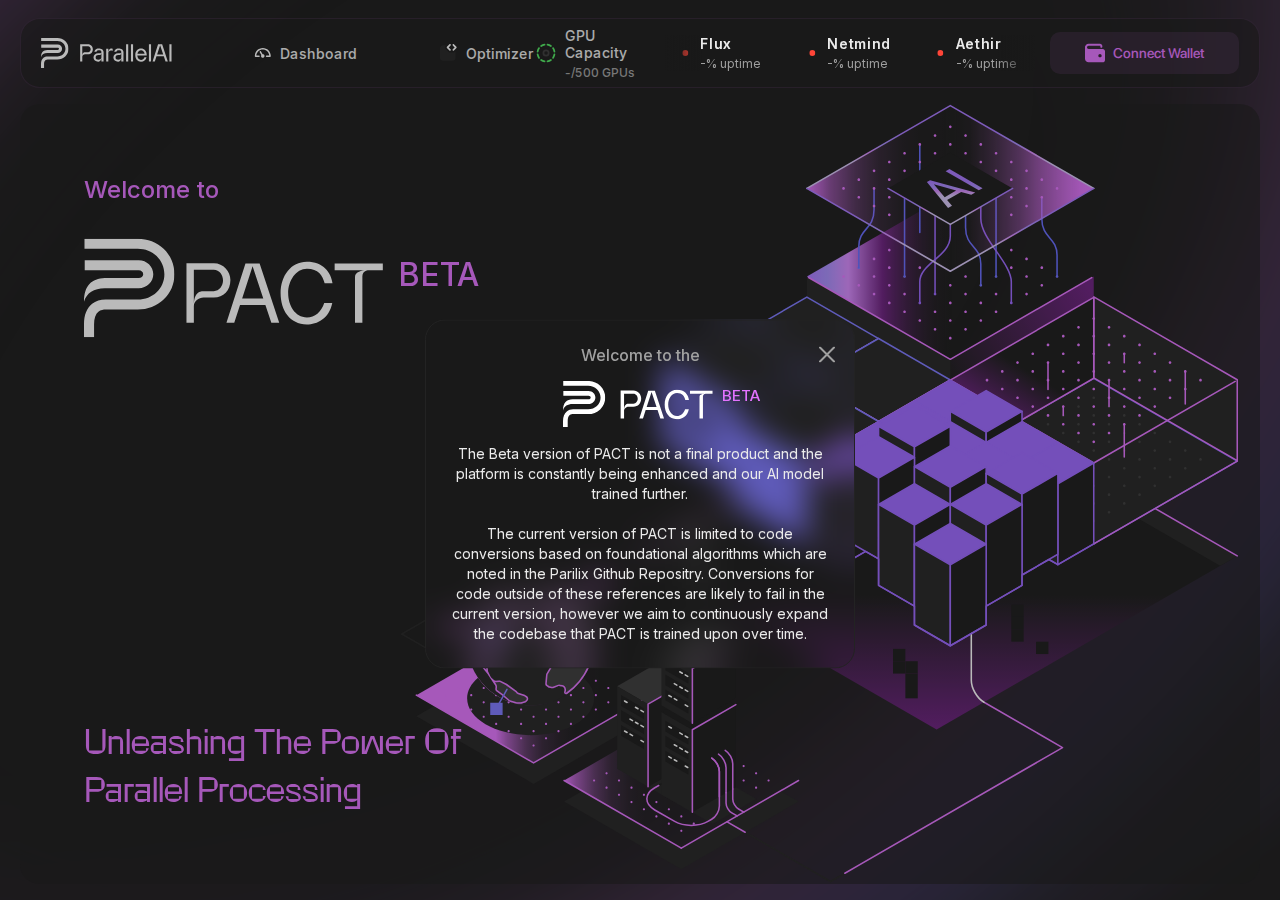
<file: login/index.html>
<!DOCTYPE html>
<html lang="en">
  <head>
    <meta charset="utf-8" />
    <meta name="viewport" content="width=device-width, initial-scale=1" />
    <link
      rel="preload"
      href="/_next/static/media/10a80cb596c8f7c3-s.p.otf"
      as="font"
      crossorigin=""
      type="font/otf"
    />
    <link
      rel="preload"
      href="/_next/static/media/3f16ba3b63bd39a9-s.p.otf"
      as="font"
      crossorigin=""
      type="font/otf"
    />
    <link
      rel="preload"
      href="/_next/static/media/6de88030df47f7f5-s.p.otf"
      as="font"
      crossorigin=""
      type="font/otf"
    />
    <link
      rel="preload"
      href="/_next/static/media/a34f9d1faa5f3315-s.p.woff2"
      as="font"
      crossorigin=""
      type="font/woff2"
    />
    <link
      rel="preload"
      href="/_next/static/media/de4067987e9e1eee-s.p.otf"
      as="font"
      crossorigin=""
      type="font/otf"
    />
    <link
      rel="preload"
      href="/_next/static/media/f6508de96af3278e-s.p.woff"
      as="font"
      crossorigin=""
      type="font/woff"
    />
    <link
      rel="stylesheet"
      href="/_next/static/css/8adab9fd2a81b5f3.css"
      data-precedence="next"
    />
    <link
      rel="stylesheet"
      href="/_next/static/css/b5eb0eb957e65d0f.css"
      data-precedence="next"
    />
    <link
      rel="stylesheet"
      href="/_next/static/css/777fc4cc165ed9cf.css"
      data-precedence="next"
    />
    <link
      rel="stylesheet"
      href="/_next/static/css/c75f7ba5527f5ed1.css"
      data-precedence="next"
    />
    <link
      rel="stylesheet"
      href="/_next/static/css/15a460f12b20e8b4.css"
      data-precedence="next"
    />
    <link
      rel="stylesheet"
      href="/_next/static/css/9a7f94ddfe9da9f1.css"
      data-precedence="next"
    />
    <link
      rel="preload"
      as="script"
      fetchPriority="low"
      href="/_next/static/chunks/webpack-fc8a8e09beb3f100.js"
    />
    <script
      src="/_next/static/chunks/fd9d1056-ff38d12be03302d0.js"
      async=""
    ></script>
    <script src="/_next/static/chunks/23-30e7a4ba5c2e27e1.js" async=""></script>
    <script
      src="/_next/static/chunks/main-app-693d2cd1d3938aa5.js"
      async=""
    ></script>
    <script
      src="/_next/static/chunks/7462f816-d7c522d644fca8e5.js"
      async=""
    ></script>
    <script
      src="/_next/static/chunks/691-7aa685a781c6cb68.js"
      async=""
    ></script>
    <script
      src="/_next/static/chunks/661-93a21b92d00eacd1.js"
      async=""
    ></script>
    <script
      src="/_next/static/chunks/app/(webApp)/login/page-7876efe8625d8b83.js"
      async=""
    ></script>
    <script
      src="/_next/static/chunks/231-85cd3dc4a193c2b5.js"
      async=""
    ></script>
    <script
      src="/_next/static/chunks/541-f1c2d90d59d17b09.js"
      async=""
    ></script>
    <script
      src="/_next/static/chunks/648-db7cbb97ccda9754.js"
      async=""
    ></script>
    <script
      src="/_next/static/chunks/app/(webApp)/layout-800cde013c0afa65.js"
      async=""
    ></script>
    <title>ParallelAI Application</title>
    <meta name="description" content="ParallelAI Application" />
    <link rel="icon" href="/favicon.ico" type="image/x-icon" sizes="48x48" />
    <meta name="next-size-adjust" />
    <script
      src="/_next/static/chunks/polyfills-78c92fac7aa8fdd8.js"
      nomodule=""
    ></script>
  </head>
  <body
    class="__className_6205a0 px-5 py-[18px] min-h-screen flex flex-col gap-5 bg-backing bg-[url(/images/app-pink-bg.svg)] bg-no-repeat bg-right-bottom bg-cover text-maintext"
  >
    <header
      class="overflow-hidden h-[70px] w-full flex flex-row justify-between items-center py-1 px-[15px] md:px-[20px] bg-[#19191999] rounded-[20px] border border-pink-shade"
    >
      <div class="flex justify-start items-center flex-1 lg:gap-20 md:gap-5">
        <a class="flex flex-row items-center gap-2.5 cursor-pointer" href="/"
          ><svg
            width="28"
            height="30"
            viewBox="0 0 28 30"
            fill="none"
            xmlns="http://www.w3.org/2000/svg"
            style="color: currentColor"
          >
            <g clip-path="url(#clip0_38_50)">
              <path
                d="M24.2272 3.05442C22.145 1.085 19.3517 0 16.3613 0H0.15327V3.0654H16.3613C20.9041 3.0654 24.463 6.45512 24.463 10.7826C24.463 15.1101 20.9041 18.4998 16.3613 18.4998H6.60082C4.99319 18.4998 3.56645 18.9574 2.47464 19.8236C0.832577 21.1259 0 23.2361 0 26.0956V30H3.0654V26.0956C3.0654 24.2189 3.50742 22.9167 4.37935 22.2253C5.06698 21.6799 5.96692 21.5652 6.60044 21.5652H16.3609C19.351 21.5652 22.1446 20.4806 24.2268 18.5108C26.3556 16.4971 27.528 13.7527 27.528 10.7826C27.528 7.8126 26.3556 5.06812 24.2268 3.05442H24.2272Z"
                fill="white"
              ></path>
              <path
                d="M16.664 11.9814H6.31206C2.35922 12.14 0.00870421 14.235 0 19.1586C0.83409 16.4368 2.93824 15.0665 6.31206 15.0468H16.664C19.1027 15.0468 21.0869 13.1447 21.0869 10.8071C21.0869 8.46944 19.1027 6.56738 16.664 6.56738H0.217605V9.63278H16.664C17.4126 9.63278 18.0215 10.1596 18.0215 10.8071C18.0215 11.4546 17.4126 11.9814 16.664 11.9814Z"
                fill="white"
              ></path>
            </g>
            <defs>
              <clipPath id="clip0_38_50">
                <rect width="27.528" height="30" fill="white"></rect>
              </clipPath>
            </defs></svg
          ><svg
            width="133"
            height="26"
            viewBox="0 0 133 26"
            fill="none"
            xmlns="http://www.w3.org/2000/svg"
            style="color:currentColor;class-name:w-[94px] h-[18px] hidden xl:inline-block"
            class="w-[94px] h-[18px] hidden xl:inline-block"
          >
            <path
              d="M11.6689 0.40918C15.7363 0.40918 18.6011 3.80455 18.6011 7.41213C18.6011 11.7978 15.7363 14.698 11.6689 14.698H7.38933C5.40869 14.698 3.35733 16.1835 3.35733 18.3056C3.35733 18.2349 3.35733 25.1671 3.35733 25.1671H0.280273V0.40918H11.6689ZM7.74301 12.01C7.74301 12.01 11.5628 12.01 11.6689 12.01C14.0032 12.01 15.5241 9.64034 15.5241 7.58897C15.5241 5.29002 14.0032 3.13255 11.6689 3.13255H3.35733V18.3056C3.35733 12.01 6.04533 12.01 7.74301 12.01Z"
              fill="white"
            ></path>
            <path
              d="M27.2387 6.49255C30.4926 6.49255 34.1002 8.08413 34.1002 11.6563V25.1671H30.9878V19.5789V11.621C30.9878 15.4761 29.4316 16.0067 28.6181 16.0067H26.3899C24.5861 16.0067 22.6409 16.997 22.6409 19.5789C22.6409 21.418 24.091 22.9035 26.3899 22.9035C28.6889 22.9035 30.9878 21.418 30.9878 19.5789C30.9878 24.5304 28.0876 25.5915 26.1777 25.5915C22.5347 25.5915 19.5638 23.0803 19.5638 19.5789C19.5638 15.8652 22.6409 13.5309 26.3899 13.5309H29.1486C30.2097 13.5309 31.0585 12.6467 30.9878 11.4795C30.8817 9.74644 29.3609 9.18055 27.2387 9.18055C25.7533 9.18055 24.4446 9.78181 23.9141 11.0551H20.6956C21.8981 7.16455 25.1166 6.49255 27.2387 6.49255Z"
              fill="white"
            ></path>
            <path
              d="M37.8896 6.95234H40.9667V25.2024H37.8896V6.95234ZM44.8218 6.52792C45.6707 6.52792 46.5195 6.66939 47.2622 6.95234V9.81718C47.2622 9.81718 46.4134 9.39276 44.8218 9.39276C42.0631 9.39276 40.9667 11.5502 40.9667 13.7077C40.9667 9.10981 42.9473 6.52792 44.8218 6.52792Z"
              fill="white"
            ></path>
            <path
              d="M55.9756 6.49255C59.2295 6.49255 62.8371 8.08413 62.8371 11.6563V25.1671H59.7246V19.5789V11.621C59.7246 15.4761 58.1684 16.0067 57.355 16.0067H55.1267C53.323 16.0067 51.3777 16.997 51.3777 19.5789C51.3777 21.418 52.8278 22.9035 55.1267 22.9035C57.4257 22.9035 59.7246 21.418 59.7246 19.5789C59.7246 24.5304 56.8244 25.5915 54.9145 25.5915C51.2716 25.5915 48.3006 23.0803 48.3006 19.5789C48.3006 15.8652 51.3777 13.5309 55.1267 13.5309H57.8855C58.9465 13.5309 59.7954 12.6467 59.7246 11.4795C59.6185 9.74644 58.0977 9.18055 55.9756 9.18055C54.4901 9.18055 53.1815 9.78181 52.651 11.0551H49.4324C50.635 7.16455 53.8535 6.49255 55.9756 6.49255Z"
              fill="white"
            ></path>
            <path
              d="M69.7035 25.2024H66.6264V0.444548H69.7035V25.2024Z"
              fill="white"
            ></path>
            <path
              d="M76.715 25.2024H73.638V0.444548H76.715V25.2024Z"
              fill="white"
            ></path>
            <path
              d="M96.4945 16.042C96.4945 16.2542 96.4945 16.4311 96.4945 16.6433H82.8423C83.0545 20.6753 85.3888 22.9035 88.183 22.9389C90.3404 22.9389 92.2503 21.5949 93.0992 19.1191H96.1762C95.1859 23.2572 92.1088 25.5915 88.183 25.5915C83.4082 25.5561 79.9067 22.1254 79.9067 16.042C79.9067 9.95865 83.479 6.49255 88.183 6.49255C92.887 6.49255 96.4945 9.99402 96.4945 16.042ZM83.0192 14.1675H93.3821C92.7808 11.0904 90.6941 9.18055 88.183 9.14518C85.7072 9.18055 83.6204 11.1258 83.0192 14.1675Z"
              fill="white"
            ></path>
            <path
              d="M102.689 25.2024H99.6117V0.444548H102.689V25.2024Z"
              fill="white"
            ></path>
            <path
              d="M118.719 0.444548L126.889 25.1671H123.6L121.124 17.7751H110.549L108.144 25.1671H104.89L112.813 0.444548H118.719ZM111.433 15.0517H120.24L115.784 1.68244L111.433 15.0517Z"
              fill="white"
            ></path>
            <path
              d="M132.258 25.1671H129.181V0.444548H132.258V25.1671Z"
              fill="white"
            ></path></svg
        ></a>
      </div>
      <div class="flex flex-1 items-center justify-end"></div>
    </header>
    <div
      class="fixed bottom-4 left-5 w-[calc(100vw-40px)] h-[calc(100vh-120px)] py-[70px] px-16 flex flex-1 flex-col justify-between bg-[#19191999] bg-[url(/images/sign-in-bg.svg)] bg-no-repeat bg-contain bg-[top_5%_right_5%] rounded-[20px]"
    >
      <div class="flex flex-col gap-8">
        <p class="__className_6205a0 text-brand-pink font-medium text-2xl">
          Welcome to
        </p>
        <div class="flex flex-row items-center gap-2.5">
          <svg
            width="28"
            height="30"
            viewBox="0 0 28 30"
            fill="none"
            xmlns="http://www.w3.org/2000/svg"
            style="color: currentColor; class-name: w-[92px] h-[100px]"
            class="w-[92px] h-[100px]"
          >
            <g clip-path="url(#clip0_38_50)">
              <path
                d="M24.2272 3.05442C22.145 1.085 19.3517 0 16.3613 0H0.15327V3.0654H16.3613C20.9041 3.0654 24.463 6.45512 24.463 10.7826C24.463 15.1101 20.9041 18.4998 16.3613 18.4998H6.60082C4.99319 18.4998 3.56645 18.9574 2.47464 19.8236C0.832577 21.1259 0 23.2361 0 26.0956V30H3.0654V26.0956C3.0654 24.2189 3.50742 22.9167 4.37935 22.2253C5.06698 21.6799 5.96692 21.5652 6.60044 21.5652H16.3609C19.351 21.5652 22.1446 20.4806 24.2268 18.5108C26.3556 16.4971 27.528 13.7527 27.528 10.7826C27.528 7.8126 26.3556 5.06812 24.2268 3.05442H24.2272Z"
                fill="white"
              ></path>
              <path
                d="M16.664 11.9814H6.31206C2.35922 12.14 0.00870421 14.235 0 19.1586C0.83409 16.4368 2.93824 15.0665 6.31206 15.0468H16.664C19.1027 15.0468 21.0869 13.1447 21.0869 10.8071C21.0869 8.46944 19.1027 6.56738 16.664 6.56738H0.217605V9.63278H16.664C17.4126 9.63278 18.0215 10.1596 18.0215 10.8071C18.0215 11.4546 17.4126 11.9814 16.664 11.9814Z"
                fill="white"
              ></path>
            </g>
            <defs>
              <clipPath id="clip0_38_50">
                <rect width="27.528" height="30" fill="white"></rect>
              </clipPath>
            </defs>
          </svg>
          <div class="relative">
            <svg
              width="209"
              height="68"
              viewBox="0 0 209 68"
              fill="none"
              xmlns="http://www.w3.org/2000/svg"
              style="
                color: currentColor;
                class-name: absolute -top-[40px] w-[197px] h-[90px];
              "
              class="absolute -top-[40px] w-[197px] h-[90px]"
            >
              <path
                d="M29.4738 2.5C39.8238 2.5 47.1138 11.14 47.1138 20.32C47.1138 31.48 39.8238 38.86 29.4738 38.86H18.5838C13.5438 38.86 8.32375 42.64 8.32375 48.04C8.32375 47.86 8.32375 65.5 8.32375 65.5H0.49375V2.5H29.4738ZM19.4838 32.02C19.4838 32.02 29.2038 32.02 29.4738 32.02C35.4138 32.02 39.2838 25.99 39.2838 20.77C39.2838 14.92 35.4138 9.43 29.4738 9.43H8.32375V48.04C8.32375 32.02 15.1638 32.02 19.4838 32.02ZM78.1089 2.58999L98.8989 65.5H90.5289L84.2289 46.69H57.3189L51.1989 65.5H42.9189L63.0789 2.58999H78.1089ZM59.5689 39.76H81.9789L70.6389 5.74L59.5689 39.76ZM128.358 59.92C136.548 59.92 143.568 54.07 146.628 44.53H155.178C151.848 61.09 139.248 67.3 128.178 67.3C110.088 67.3 100.368 52.36 100.368 34.09C100.368 15.73 111.438 0.789996 128.088 0.789996C145.818 0.789996 153.738 12.04 155.448 23.56H147.078C145.008 15.37 140.328 8.17 128.358 8.17C116.568 8.17 108.378 21.04 108.378 34.09C108.378 47.05 115.488 59.92 128.358 59.92ZM157.696 2.58999H208.816V9.79H193.876C193.876 9.79 187.126 9.79 187.126 16.36C187.126 18.61 187.126 65.5 187.126 65.5H179.296V16.9C179.296 11.14 186.766 9.97 191.086 9.79H157.696V2.58999Z"
                fill="white"
              ></path>
            </svg>
            <p
              class="leading-5 __className_6205a0 absolute left-[212px] -top-[25px] text-brand-pink font-medium !text-h3"
            >
              BETA
            </p>
          </div>
        </div>
      </div>
      <p class="font-normal __className_0c5c5b text-brand-pink text-[32px]">
        Unleashing The Power Of<br />Parallel Processing
      </p>
      <div
        class="fixed inset-0 bg-[#1919194D] bg-opacity-75 transition-opacity z-10"
        aria-hidden="true"
      ></div>
      <div
        class="absolute top-1/2 left-1/2 transform -translate-x-1/2 -translate-y-1/2 p-6 flex flex-col items-center gap-4 border border-module rounded-[20px] backdrop-blur-lg z-20 max-w-[430px] mx-1 sm:mx-0"
      >
        <div class="relative flex flex-col items-center gap-4 min-w-[430px]">
          <button
            class="inline-flex items-center justify-center whitespace-nowrap rounded-[12px] font-medium ring-offset-background transition-all focus-visible:outline-none disabled:cursor-not-allowed bg-transparent !text-body1 text-white hover:text-brand-pink hover:scale-110 disabled:scale-100 h-8 w-8 absolute -top-[6px] right-3 default-button"
          >
            <svg
              width="16"
              height="16"
              viewBox="0 0 16 16"
              fill="none"
              xmlns="http://www.w3.org/2000/svg"
              style="color: currentColor"
            >
              <path
                d="M1 1L15 15M15 1L1 15"
                stroke="#A0A0A0"
                stroke-width="2"
                stroke-linecap="round"
              ></path>
            </svg>
          </button>
          <p class="leading-6 __className_6205a0 font-medium text-subtext">
            Welcome to the
          </p>
          <div class="flex flex-row items-center gap-2.5">
            <svg
              width="28"
              height="30"
              viewBox="0 0 28 30"
              fill="none"
              xmlns="http://www.w3.org/2000/svg"
              style="color: currentColor; class-name: w-[43px] h-[47px]"
              class="w-[43px] h-[47px]"
            >
              <g clip-path="url(#clip0_38_50)">
                <path
                  d="M24.2272 3.05442C22.145 1.085 19.3517 0 16.3613 0H0.15327V3.0654H16.3613C20.9041 3.0654 24.463 6.45512 24.463 10.7826C24.463 15.1101 20.9041 18.4998 16.3613 18.4998H6.60082C4.99319 18.4998 3.56645 18.9574 2.47464 19.8236C0.832577 21.1259 0 23.2361 0 26.0956V30H3.0654V26.0956C3.0654 24.2189 3.50742 22.9167 4.37935 22.2253C5.06698 21.6799 5.96692 21.5652 6.60044 21.5652H16.3609C19.351 21.5652 22.1446 20.4806 24.2268 18.5108C26.3556 16.4971 27.528 13.7527 27.528 10.7826C27.528 7.8126 26.3556 5.06812 24.2268 3.05442H24.2272Z"
                  fill="white"
                ></path>
                <path
                  d="M16.664 11.9814H6.31206C2.35922 12.14 0.00870421 14.235 0 19.1586C0.83409 16.4368 2.93824 15.0665 6.31206 15.0468H16.664C19.1027 15.0468 21.0869 13.1447 21.0869 10.8071C21.0869 8.46944 19.1027 6.56738 16.664 6.56738H0.217605V9.63278H16.664C17.4126 9.63278 18.0215 10.1596 18.0215 10.8071C18.0215 11.4546 17.4126 11.9814 16.664 11.9814Z"
                  fill="white"
                ></path>
              </g>
              <defs>
                <clipPath id="clip0_38_50">
                  <rect width="27.528" height="30" fill="white"></rect>
                </clipPath>
              </defs>
            </svg>
            <div class="relative">
              <svg
                width="209"
                height="68"
                viewBox="0 0 209 68"
                fill="none"
                xmlns="http://www.w3.org/2000/svg"
                style="color: currentColor; class-name: w-[101px] h-[30px]"
                class="w-[101px] h-[30px]"
              >
                <path
                  d="M29.4738 2.5C39.8238 2.5 47.1138 11.14 47.1138 20.32C47.1138 31.48 39.8238 38.86 29.4738 38.86H18.5838C13.5438 38.86 8.32375 42.64 8.32375 48.04C8.32375 47.86 8.32375 65.5 8.32375 65.5H0.49375V2.5H29.4738ZM19.4838 32.02C19.4838 32.02 29.2038 32.02 29.4738 32.02C35.4138 32.02 39.2838 25.99 39.2838 20.77C39.2838 14.92 35.4138 9.43 29.4738 9.43H8.32375V48.04C8.32375 32.02 15.1638 32.02 19.4838 32.02ZM78.1089 2.58999L98.8989 65.5H90.5289L84.2289 46.69H57.3189L51.1989 65.5H42.9189L63.0789 2.58999H78.1089ZM59.5689 39.76H81.9789L70.6389 5.74L59.5689 39.76ZM128.358 59.92C136.548 59.92 143.568 54.07 146.628 44.53H155.178C151.848 61.09 139.248 67.3 128.178 67.3C110.088 67.3 100.368 52.36 100.368 34.09C100.368 15.73 111.438 0.789996 128.088 0.789996C145.818 0.789996 153.738 12.04 155.448 23.56H147.078C145.008 15.37 140.328 8.17 128.358 8.17C116.568 8.17 108.378 21.04 108.378 34.09C108.378 47.05 115.488 59.92 128.358 59.92ZM157.696 2.58999H208.816V9.79H193.876C193.876 9.79 187.126 9.79 187.126 16.36C187.126 18.61 187.126 65.5 187.126 65.5H179.296V16.9C179.296 11.14 186.766 9.97 191.086 9.79H157.696V2.58999Z"
                  fill="white"
                ></path>
              </svg>
              <p
                class="leading-5 __className_6205a0 absolute left-[106px] -top-[6px] text-brand-pink font-medium !text-[15px]"
              >
                BETA
              </p>
            </div>
          </div>
        </div>
        <div class="flex flex-col items-center gap-6 w-full">
          <p
            class="text-h6 font-normal leading-6 __className_6205a0 text-center !font-normal !text-[14px]"
          >
            The Beta version of PACT is not a final product and the platform is
            constantly being enhanced and our AI model trained further.<br /><br />The
            current version of PACT is limited to code conversions based on
            foundational algorithms which are noted in the Parilix Github
            Repositry. Conversions for code outside of these references are
            likely to fail in the current version, however we aim to
            continuously expand the codebase that PACT is trained upon over
            time.
          </p>
        </div>
      </div>
    </div>
    <script
      src="/_next/static/chunks/webpack-fc8a8e09beb3f100.js"
      async=""
    ></script>
    <script>
      (self.__next_f = self.__next_f || []).push([0]);
      self.__next_f.push([2, null]);
    </script>
    <script>
      self.__next_f.push([
        1,
        '1:HL["/_next/static/media/10a80cb596c8f7c3-s.p.otf","font",{"crossOrigin":"","type":"font/otf"}]\n2:HL["/_next/static/media/3f16ba3b63bd39a9-s.p.otf","font",{"crossOrigin":"","type":"font/otf"}]\n3:HL["/_next/static/media/6de88030df47f7f5-s.p.otf","font",{"crossOrigin":"","type":"font/otf"}]\n4:HL["/_next/static/media/a34f9d1faa5f3315-s.p.woff2","font",{"crossOrigin":"","type":"font/woff2"}]\n5:HL["/_next/static/media/de4067987e9e1eee-s.p.otf","font",{"crossOrigin":"","type":"font/otf"}]\n6:HL["/_next/static/media/f6508de96af3278e-s.p.woff","font",{"crossOrigin":"","type":"font/woff"}]\n7:HL["/_next/static/css/8adab9fd2a81b5f3.css","style"]\n8:HL["/_next/static/css/b5eb0eb957e65d0f.css","style"]\n9:HL["/_next/static/css/777fc4cc165ed9cf.css","style"]\na:HL["/_next/static/css/c75f7ba5527f5ed1.css","style"]\nb:HL["/_next/static/css/15a460f12b20e8b4.css","style"]\nc:HL["/_next/static/css/9a7f94ddfe9da9f1.css","style"]\n',
      ]);
    </script>
    <script>
      self.__next_f.push([
        1,
        'd:I[95751,[],""]\nf:I[66513,[],"ClientPageRoot"]\n10:I[99748,["284","static/chunks/7462f816-d7c522d644fca8e5.js","691","static/chunks/691-7aa685a781c6cb68.js","661","static/chunks/661-93a21b92d00eacd1.js","793","static/chunks/app/(webApp)/login/page-7876efe8625d8b83.js"],"default"]\n11:I[39275,[],""]\n12:I[61343,[],""]\n13:I[26985,["284","static/chunks/7462f816-d7c522d644fca8e5.js","691","static/chunks/691-7aa685a781c6cb68.js","231","static/chunks/231-85cd3dc4a193c2b5.js","541","static/chunks/541-f1c2d90d59d17b09.js","648","static/chunks/648-db7cbb97ccda9754.js","661","static/chunks/661-93a21b92d00eacd1.js","572","static/chunks/app/(webApp)/layout-800cde013c0afa65.js"],"Providers"]\n14:I[6665,["284","static/chunks/7462f816-d7c522d644fca8e5.js","691","static/chunks/691-7aa685a781c6cb68.js","231","static/chunks/231-85cd3dc4a193c2b5.js","541","static/chunks/541-f1c2d90d59d17b09.js","648","static/chunks/648-db7cbb97ccda9754.js","661","static/chunks/661-93a21b92d00eacd1.js","572","static/chunks/app/(webApp)/layout-800cde013c0afa65.js"],"AppHeader"]\n1a:I[76130,[],""]\n15:{"fontFamily":"system-ui,\\"Segoe UI\\",Roboto,Helvetica,Arial,sans-serif,\\"Apple Color Emoji\\",\\"Segoe UI Emoji\\"","height":"100vh","textAlign":"center","display":"flex","flexDirection":"column","alignItems":"center","justifyContent":"center"}\n16:{"display":"inline-block","margin":"0 20px 0 0","padding":"0 23px 0 0","fontSize":24,"fontWeight":500,"verticalAlign":"top","lineHeight":"49px"}\n17:{"display":"inline-block"}\n18:{"fontSize":14,"fontWeight":400,"lineHeight":"49px","margin":0}\n1b:[]\n',
      ]);
    </script>
    <script>
      self.__next_f.push([
        1,
        '0:[null,["$","$Ld",null,{"buildId":"8QhpJIO8W7K-Lg7Z3BKST","assetPrefix":"","initialCanonicalUrl":"/login","initialTree":["",{"children":["(webApp)",{"children":["login",{"children":["__PAGE__",{}]}]},"$undefined","$undefined",true]}],"initialSeedData":["",{"children":["(webApp)",{"children":["login",{"children":["__PAGE__",{},[["$Le",["$","$Lf",null,{"props":{"params":{},"searchParams":{}},"Component":"$10"}]],null],null]},["$","$L11",null,{"parallelRouterKey":"children","segmentPath":["children","(webApp)","children","login","children"],"error":"$undefined","errorStyles":"$undefined","errorScripts":"$undefined","template":["$","$L12",null,{}],"templateStyles":"$undefined","templateScripts":"$undefined","notFound":"$undefined","notFoundStyles":"$undefined","styles":null}],null]},[["$","html",null,{"lang":"en","children":["$","$L13",null,{"children":["$","body",null,{"className":"__className_6205a0 px-5 py-[18px] min-h-screen flex flex-col gap-5 bg-backing bg-[url(/images/app-pink-bg.svg)] bg-no-repeat bg-right-bottom bg-cover text-maintext","children":[["$","$L14",null,{}],["$","$L11",null,{"parallelRouterKey":"children","segmentPath":["children","(webApp)","children"],"error":"$undefined","errorStyles":"$undefined","errorScripts":"$undefined","template":["$","$L12",null,{}],"templateStyles":"$undefined","templateScripts":"$undefined","notFound":[["$","title",null,{"children":"404: This page could not be found."}],["$","div",null,{"style":{"fontFamily":"system-ui,\\"Segoe UI\\",Roboto,Helvetica,Arial,sans-serif,\\"Apple Color Emoji\\",\\"Segoe UI Emoji\\"","height":"100vh","textAlign":"center","display":"flex","flexDirection":"column","alignItems":"center","justifyContent":"center"},"children":["$","div",null,{"children":[["$","style",null,{"dangerouslySetInnerHTML":{"__html":"body{color:#000;background:#fff;margin:0}.next-error-h1{border-right:1px solid rgba(0,0,0,.3)}@media (prefers-color-scheme:dark){body{color:#fff;background:#000}.next-error-h1{border-right:1px solid rgba(255,255,255,.3)}}"}}],["$","h1",null,{"className":"next-error-h1","style":{"display":"inline-block","margin":"0 20px 0 0","padding":"0 23px 0 0","fontSize":24,"fontWeight":500,"verticalAlign":"top","lineHeight":"49px"},"children":"404"}],["$","div",null,{"style":{"display":"inline-block"},"children":["$","h2",null,{"style":{"fontSize":14,"fontWeight":400,"lineHeight":"49px","margin":0},"children":"This page could not be found."}]}]]}]}]],"notFoundStyles":[],"styles":null}]]}]}]}],null],null]},["$","$L11",null,{"parallelRouterKey":"children","segmentPath":["children"],"error":"$undefined","errorStyles":"$undefined","errorScripts":"$undefined","template":["$","$L12",null,{}],"templateStyles":"$undefined","templateScripts":"$undefined","notFound":[["$","title",null,{"children":"404: This page could not be found."}],["$","div",null,{"style":"$15","children":["$","div",null,{"children":[["$","style",null,{"dangerouslySetInnerHTML":{"__html":"body{color:#000;background:#fff;margin:0}.next-error-h1{border-right:1px solid rgba(0,0,0,.3)}@media (prefers-color-scheme:dark){body{color:#fff;background:#000}.next-error-h1{border-right:1px solid rgba(255,255,255,.3)}}"}}],["$","h1",null,{"className":"next-error-h1","style":"$16","children":"404"}],["$","div",null,{"style":"$17","children":["$","h2",null,{"style":"$18","children":"This page could not be found."}]}]]}]}]],"notFoundStyles":[],"styles":[["$","link","0",{"rel":"stylesheet","href":"/_next/static/css/8adab9fd2a81b5f3.css","precedence":"next","crossOrigin":"$undefined"}],["$","link","1",{"rel":"stylesheet","href":"/_next/static/css/b5eb0eb957e65d0f.css","precedence":"next","crossOrigin":"$undefined"}],["$","link","2",{"rel":"stylesheet","href":"/_next/static/css/777fc4cc165ed9cf.css","precedence":"next","crossOrigin":"$undefined"}],["$","link","3",{"rel":"stylesheet","href":"/_next/static/css/c75f7ba5527f5ed1.css","precedence":"next","crossOrigin":"$undefined"}],["$","link","4",{"rel":"stylesheet","href":"/_next/static/css/15a460f12b20e8b4.css","precedence":"next","crossOrigin":"$undefined"}],["$","link","5",{"rel":"stylesheet","href":"/_next/static/css/9a7f94ddfe9da9f1.css","precedence":"next","crossOrigin":"$undefined"}]]}],null],"couldBeIntercepted":false,"initialHead":[null,"$L19"],"globalErrorComponent":"$1a","missingSlots":"$W1b"}]]\n',
      ]);
    </script>
    <script>
      self.__next_f.push([
        1,
        '19:[["$","meta","0",{"name":"viewport","content":"width=device-width, initial-scale=1"}],["$","meta","1",{"charSet":"utf-8"}],["$","title","2",{"children":"ParallelAI Application"}],["$","meta","3",{"name":"description","content":"ParallelAI Application"}],["$","link","4",{"rel":"icon","href":"/favicon.ico","type":"image/x-icon","sizes":"48x48"}],["$","meta","5",{"name":"next-size-adjust"}]]\ne:null\n',
      ]);
    </script>
  </body>
</html>
</file>
<file: _next/static/css/8adab9fd2a81b5f3.css>
@font-face{font-family:__Inter_6205a0;font-style:normal;font-weight:400;font-display:swap;src:url(/_next/static/media/55c55f0601d81cf3-s.woff2) format("woff2");unicode-range:u+0460-052f,u+1c80-1c8a,u+20b4,u+2de0-2dff,u+a640-a69f,u+fe2e-fe2f}@font-face{font-family:__Inter_6205a0;font-style:normal;font-weight:400;font-display:swap;src:url(/_next/static/media/26a46d62cd723877-s.woff2) format("woff2");unicode-range:u+0301,u+0400-045f,u+0490-0491,u+04b0-04b1,u+2116}@font-face{font-family:__Inter_6205a0;font-style:normal;font-weight:400;font-display:swap;src:url(/_next/static/media/97e0cb1ae144a2a9-s.woff2) format("woff2");unicode-range:u+1f??}@font-face{font-family:__Inter_6205a0;font-style:normal;font-weight:400;font-display:swap;src:url(/_next/static/media/581909926a08bbc8-s.woff2) format("woff2");unicode-range:u+0370-0377,u+037a-037f,u+0384-038a,u+038c,u+038e-03a1,u+03a3-03ff}@font-face{font-family:__Inter_6205a0;font-style:normal;font-weight:400;font-display:swap;src:url(/_next/static/media/df0a9ae256c0569c-s.woff2) format("woff2");unicode-range:u+0102-0103,u+0110-0111,u+0128-0129,u+0168-0169,u+01a0-01a1,u+01af-01b0,u+0300-0301,u+0303-0304,u+0308-0309,u+0323,u+0329,u+1ea0-1ef9,u+20ab}@font-face{font-family:__Inter_6205a0;font-style:normal;font-weight:400;font-display:swap;src:url(/_next/static/media/6d93bde91c0c2823-s.woff2) format("woff2");unicode-range:u+0100-02ba,u+02bd-02c5,u+02c7-02cc,u+02ce-02d7,u+02dd-02ff,u+0304,u+0308,u+0329,u+1d00-1dbf,u+1e00-1e9f,u+1ef2-1eff,u+2020,u+20a0-20ab,u+20ad-20c0,u+2113,u+2c60-2c7f,u+a720-a7ff}@font-face{font-family:__Inter_6205a0;font-style:normal;font-weight:400;font-display:swap;src:url(/_next/static/media/a34f9d1faa5f3315-s.p.woff2) format("woff2");unicode-range:u+00??,u+0131,u+0152-0153,u+02bb-02bc,u+02c6,u+02da,u+02dc,u+0304,u+0308,u+0329,u+2000-206f,u+20ac,u+2122,u+2191,u+2193,u+2212,u+2215,u+feff,u+fffd}@font-face{font-family:__Inter_6205a0;font-style:normal;font-weight:500;font-display:swap;src:url(/_next/static/media/55c55f0601d81cf3-s.woff2) format("woff2");unicode-range:u+0460-052f,u+1c80-1c8a,u+20b4,u+2de0-2dff,u+a640-a69f,u+fe2e-fe2f}@font-face{font-family:__Inter_6205a0;font-style:normal;font-weight:500;font-display:swap;src:url(/_next/static/media/26a46d62cd723877-s.woff2) format("woff2");unicode-range:u+0301,u+0400-045f,u+0490-0491,u+04b0-04b1,u+2116}@font-face{font-family:__Inter_6205a0;font-style:normal;font-weight:500;font-display:swap;src:url(/_next/static/media/97e0cb1ae144a2a9-s.woff2) format("woff2");unicode-range:u+1f??}@font-face{font-family:__Inter_6205a0;font-style:normal;font-weight:500;font-display:swap;src:url(/_next/static/media/581909926a08bbc8-s.woff2) format("woff2");unicode-range:u+0370-0377,u+037a-037f,u+0384-038a,u+038c,u+038e-03a1,u+03a3-03ff}@font-face{font-family:__Inter_6205a0;font-style:normal;font-weight:500;font-display:swap;src:url(/_next/static/media/df0a9ae256c0569c-s.woff2) format("woff2");unicode-range:u+0102-0103,u+0110-0111,u+0128-0129,u+0168-0169,u+01a0-01a1,u+01af-01b0,u+0300-0301,u+0303-0304,u+0308-0309,u+0323,u+0329,u+1ea0-1ef9,u+20ab}@font-face{font-family:__Inter_6205a0;font-style:normal;font-weight:500;font-display:swap;src:url(/_next/static/media/6d93bde91c0c2823-s.woff2) format("woff2");unicode-range:u+0100-02ba,u+02bd-02c5,u+02c7-02cc,u+02ce-02d7,u+02dd-02ff,u+0304,u+0308,u+0329,u+1d00-1dbf,u+1e00-1e9f,u+1ef2-1eff,u+2020,u+20a0-20ab,u+20ad-20c0,u+2113,u+2c60-2c7f,u+a720-a7ff}@font-face{font-family:__Inter_6205a0;font-style:normal;font-weight:500;font-display:swap;src:url(/_next/static/media/a34f9d1faa5f3315-s.p.woff2) format("woff2");unicode-range:u+00??,u+0131,u+0152-0153,u+02bb-02bc,u+02c6,u+02da,u+02dc,u+0304,u+0308,u+0329,u+2000-206f,u+20ac,u+2122,u+2191,u+2193,u+2212,u+2215,u+feff,u+fffd}@font-face{font-family:__Inter_6205a0;font-style:normal;font-weight:600;font-display:swap;src:url(/_next/static/media/55c55f0601d81cf3-s.woff2) format("woff2");unicode-range:u+0460-052f,u+1c80-1c8a,u+20b4,u+2de0-2dff,u+a640-a69f,u+fe2e-fe2f}@font-face{font-family:__Inter_6205a0;font-style:normal;font-weight:600;font-display:swap;src:url(/_next/static/media/26a46d62cd723877-s.woff2) format("woff2");unicode-range:u+0301,u+0400-045f,u+0490-0491,u+04b0-04b1,u+2116}@font-face{font-family:__Inter_6205a0;font-style:normal;font-weight:600;font-display:swap;src:url(/_next/static/media/97e0cb1ae144a2a9-s.woff2) format("woff2");unicode-range:u+1f??}@font-face{font-family:__Inter_6205a0;font-style:normal;font-weight:600;font-display:swap;src:url(/_next/static/media/581909926a08bbc8-s.woff2) format("woff2");unicode-range:u+0370-0377,u+037a-037f,u+0384-038a,u+038c,u+038e-03a1,u+03a3-03ff}@font-face{font-family:__Inter_6205a0;font-style:normal;font-weight:600;font-display:swap;src:url(/_next/static/media/df0a9ae256c0569c-s.woff2) format("woff2");unicode-range:u+0102-0103,u+0110-0111,u+0128-0129,u+0168-0169,u+01a0-01a1,u+01af-01b0,u+0300-0301,u+0303-0304,u+0308-0309,u+0323,u+0329,u+1ea0-1ef9,u+20ab}@font-face{font-family:__Inter_6205a0;font-style:normal;font-weight:600;font-display:swap;src:url(/_next/static/media/6d93bde91c0c2823-s.woff2) format("woff2");unicode-range:u+0100-02ba,u+02bd-02c5,u+02c7-02cc,u+02ce-02d7,u+02dd-02ff,u+0304,u+0308,u+0329,u+1d00-1dbf,u+1e00-1e9f,u+1ef2-1eff,u+2020,u+20a0-20ab,u+20ad-20c0,u+2113,u+2c60-2c7f,u+a720-a7ff}@font-face{font-family:__Inter_6205a0;font-style:normal;font-weight:600;font-display:swap;src:url(/_next/static/media/a34f9d1faa5f3315-s.p.woff2) format("woff2");unicode-range:u+00??,u+0131,u+0152-0153,u+02bb-02bc,u+02c6,u+02da,u+02dc,u+0304,u+0308,u+0329,u+2000-206f,u+20ac,u+2122,u+2191,u+2193,u+2212,u+2215,u+feff,u+fffd}@font-face{font-family:__Inter_Fallback_6205a0;src:local("Arial");ascent-override:90.49%;descent-override:22.56%;line-gap-override:0.00%;size-adjust:107.06%}.__className_6205a0{font-family:__Inter_6205a0,__Inter_Fallback_6205a0;font-style:normal}@font-face{font-family:__neueHaasDisplayFont_757cb1;src:url(/_next/static/media/f6508de96af3278e-s.p.woff) format("woff");font-display:swap;font-weight:300;font-style:normal}@font-face{font-family:__neueHaasDisplayFont_Fallback_757cb1;src:local("Arial");ascent-override:91.78%;descent-override:20.42%;line-gap-override:22.44%;size-adjust:89.12%}.__className_757cb1{font-family:__neueHaasDisplayFont_757cb1,__neueHaasDisplayFont_Fallback_757cb1;font-weight:300;font-style:normal}.about-card-container{display:flex;background-color:var(--backing);border-radius:10px;position:relative;align-items:center;justify-content:center;color:var(--subtext);border:1px solid var(--module);transition:all .3s}.about-card-container:before{top:0;right:0;bottom:0;left:0;z-index:-1;margin:-2px;border-radius:inherit;background:linear-gradient(90deg,rgba(125,120,255,.15) 15%,var(--brand-lavendel) 50%,rgba(125,120,255,.15) 85%)}.about-card-container:after,.about-card-container:before{content:"";position:absolute;opacity:0;transition:all .3s}.about-card-container:after{background:linear-gradient(90deg,rgba(25,25,25,.15),rgba(68,61,255,.15) 50%,rgba(25,25,25,.15));border-radius:10px;width:calc(100% - 0px);height:calc(100% - 0px)}.about-card-container:hover{border-color:transparent}.about-card-container:hover:after,.about-card-container:hover:before{opacity:1}

/*
! tailwindcss v3.4.7 | MIT License | https://tailwindcss.com
*/*,:after,:before{box-sizing:border-box;border:0 solid #e5e7eb}:after,:before{--tw-content:""}:host,html{line-height:1.5;-webkit-text-size-adjust:100%;-moz-tab-size:4;tab-size:4;font-family:ui-sans-serif,system-ui,sans-serif,Apple Color Emoji,Segoe UI Emoji,Segoe UI Symbol,Noto Color Emoji;font-feature-settings:normal;font-variation-settings:normal;-webkit-tap-highlight-color:transparent}body{margin:0;line-height:inherit}hr{height:0;color:inherit;border-top-width:1px}abbr:where([title]){text-decoration:underline dotted}h1,h2,h3,h4,h5,h6{font-size:inherit;font-weight:inherit}a{color:inherit;text-decoration:inherit}b,strong{font-weight:bolder}code,kbd,pre,samp{font-family:ui-monospace,SFMono-Regular,Menlo,Monaco,Consolas,Liberation Mono,Courier New,monospace;font-feature-settings:normal;font-variation-settings:normal;font-size:1em}small{font-size:80%}sub,sup{font-size:75%;line-height:0;position:relative;vertical-align:baseline}sub{bottom:-.25em}sup{top:-.5em}table{text-indent:0;border-color:inherit;border-collapse:collapse}button,input,optgroup,select,textarea{font-family:inherit;font-feature-settings:inherit;font-variation-settings:inherit;font-size:100%;font-weight:inherit;line-height:inherit;letter-spacing:inherit;color:inherit;margin:0;padding:0}button,select{text-transform:none}button,input:where([type=button]),input:where([type=reset]),input:where([type=submit]){-webkit-appearance:button;background-color:transparent;background-image:none}:-moz-focusring{outline:auto}:-moz-ui-invalid{box-shadow:none}progress{vertical-align:baseline}::-webkit-inner-spin-button,::-webkit-outer-spin-button{height:auto}[type=search]{-webkit-appearance:textfield;outline-offset:-2px}::-webkit-search-decoration{-webkit-appearance:none}::-webkit-file-upload-button{-webkit-appearance:button;font:inherit}summary{display:list-item}blockquote,dd,dl,figure,h1,h2,h3,h4,h5,h6,hr,p,pre{margin:0}fieldset{margin:0}fieldset,legend{padding:0}menu,ol,ul{list-style:none;margin:0;padding:0}dialog{padding:0}textarea{resize:vertical}input::placeholder,textarea::placeholder{opacity:1;color:#9ca3af}[role=button],button{cursor:pointer}:disabled{cursor:default}audio,canvas,embed,iframe,img,object,svg,video{display:block;vertical-align:middle}img,video{max-width:100%;height:auto}[hidden]{display:none}*,:after,:before{--tw-border-spacing-x:0;--tw-border-spacing-y:0;--tw-translate-x:0;--tw-translate-y:0;--tw-rotate:0;--tw-skew-x:0;--tw-skew-y:0;--tw-scale-x:1;--tw-scale-y:1;--tw-pan-x: ;--tw-pan-y: ;--tw-pinch-zoom: ;--tw-scroll-snap-strictness:proximity;--tw-gradient-from-position: ;--tw-gradient-via-position: ;--tw-gradient-to-position: ;--tw-ordinal: ;--tw-slashed-zero: ;--tw-numeric-figure: ;--tw-numeric-spacing: ;--tw-numeric-fraction: ;--tw-ring-inset: ;--tw-ring-offset-width:0px;--tw-ring-offset-color:#fff;--tw-ring-color:rgba(59,130,246,.5);--tw-ring-offset-shadow:0 0 #0000;--tw-ring-shadow:0 0 #0000;--tw-shadow:0 0 #0000;--tw-shadow-colored:0 0 #0000;--tw-blur: ;--tw-brightness: ;--tw-contrast: ;--tw-grayscale: ;--tw-hue-rotate: ;--tw-invert: ;--tw-saturate: ;--tw-sepia: ;--tw-drop-shadow: ;--tw-backdrop-blur: ;--tw-backdrop-brightness: ;--tw-backdrop-contrast: ;--tw-backdrop-grayscale: ;--tw-backdrop-hue-rotate: ;--tw-backdrop-invert: ;--tw-backdrop-opacity: ;--tw-backdrop-saturate: ;--tw-backdrop-sepia: ;--tw-contain-size: ;--tw-contain-layout: ;--tw-contain-paint: ;--tw-contain-style: }::backdrop{--tw-border-spacing-x:0;--tw-border-spacing-y:0;--tw-translate-x:0;--tw-translate-y:0;--tw-rotate:0;--tw-skew-x:0;--tw-skew-y:0;--tw-scale-x:1;--tw-scale-y:1;--tw-pan-x: ;--tw-pan-y: ;--tw-pinch-zoom: ;--tw-scroll-snap-strictness:proximity;--tw-gradient-from-position: ;--tw-gradient-via-position: ;--tw-gradient-to-position: ;--tw-ordinal: ;--tw-slashed-zero: ;--tw-numeric-figure: ;--tw-numeric-spacing: ;--tw-numeric-fraction: ;--tw-ring-inset: ;--tw-ring-offset-width:0px;--tw-ring-offset-color:#fff;--tw-ring-color:rgba(59,130,246,.5);--tw-ring-offset-shadow:0 0 #0000;--tw-ring-shadow:0 0 #0000;--tw-shadow:0 0 #0000;--tw-shadow-colored:0 0 #0000;--tw-blur: ;--tw-brightness: ;--tw-contrast: ;--tw-grayscale: ;--tw-hue-rotate: ;--tw-invert: ;--tw-saturate: ;--tw-sepia: ;--tw-drop-shadow: ;--tw-backdrop-blur: ;--tw-backdrop-brightness: ;--tw-backdrop-contrast: ;--tw-backdrop-grayscale: ;--tw-backdrop-hue-rotate: ;--tw-backdrop-invert: ;--tw-backdrop-opacity: ;--tw-backdrop-saturate: ;--tw-backdrop-sepia: ;--tw-contain-size: ;--tw-contain-layout: ;--tw-contain-paint: ;--tw-contain-style: }.pointer-events-none{pointer-events:none}.visible{visibility:visible}.invisible{visibility:hidden}.fixed{position:fixed}.absolute{position:absolute}.relative{position:relative}.sticky{position:sticky}.inset-0{inset:0}.-top-\[25px\]{top:-25px}.-top-\[40px\]{top:-40px}.-top-\[6px\]{top:-6px}.bottom-0{bottom:0}.bottom-2\.5{bottom:.625rem}.bottom-4{bottom:1rem}.bottom-\[-1px\]{bottom:-1px}.bottom-\[-39px\]{bottom:-39px}.bottom-\[26px\]{bottom:26px}.left-0{left:0}.left-1\/2{left:50%}.left-2{left:.5rem}.left-5{left:1.25rem}.left-\[106px\]{left:106px}.left-\[212px\]{left:212px}.left-\[53px\]{left:53px}.right-0{right:0}.right-3{right:.75rem}.right-\[-10px\]{right:-10px}.right-\[30px\]{right:30px}.right-\[7px\]{right:7px}.top-0{top:0}.top-1\/2{top:50%}.top-2{top:.5rem}.top-2\.5{top:.625rem}.top-\[-10px\]{top:-10px}.top-\[-1px\]{top:-1px}.top-\[120px\]{top:120px}.z-10{z-index:10}.z-20{z-index:20}.z-50{z-index:50}.z-\[-1\]{z-index:-1}.z-\[1\]{z-index:1}.z-\[2\]{z-index:2}.order-1{order:1}.order-2{order:2}.m-2{margin:.5rem}.m-auto{margin:auto}.mx-1{margin-left:.25rem;margin-right:.25rem}.mx-3{margin-left:.75rem;margin-right:.75rem}.mx-auto{margin-left:auto;margin-right:auto}.my-4{margin-top:1rem;margin-bottom:1rem}.mb-2{margin-bottom:.5rem}.mb-2\.5{margin-bottom:.625rem}.mb-4{margin-bottom:1rem}.mb-5{margin-bottom:1.25rem}.mb-9{margin-bottom:2.25rem}.mb-\[25px\]{margin-bottom:25px}.mb-\[30px\]{margin-bottom:30px}.mb-\[60px\]{margin-bottom:60px}.ml-2{margin-left:.5rem}.ml-auto{margin-left:auto}.mr-2{margin-right:.5rem}.mt-12{margin-top:3rem}.mt-2{margin-top:.5rem}.mt-3{margin-top:.75rem}.mt-4{margin-top:1rem}.mt-5{margin-top:1.25rem}.mt-\[27px\]{margin-top:27px}.mt-\[50px\]{margin-top:50px}.block{display:block}.\!flex{display:flex!important}.flex{display:flex}.inline-flex{display:inline-flex}.table{display:table}.grid{display:grid}.contents{display:contents}.hidden{display:none}.\!h-\[50px\]{height:50px!important}.h-0\.5{height:.125rem}.h-10{height:2.5rem}.h-11{height:2.75rem}.h-12{height:3rem}.h-5{height:1.25rem}.h-6{height:1.5rem}.h-8{height:2rem}.h-9{height:2.25rem}.h-\[100px\]{height:100px}.h-\[18px\]{height:18px}.h-\[1px\]{height:1px}.h-\[200px\]{height:200px}.h-\[210px\]{height:210px}.h-\[220px\]{height:220px}.h-\[22px\]{height:22px}.h-\[23px\]{height:23px}.h-\[30px\]{height:30px}.h-\[31px\]{height:31px}.h-\[35px\]{height:35px}.h-\[36px\]{height:36px}.h-\[39px\]{height:39px}.h-\[42px\]{height:42px}.h-\[43px\]{height:43px}.h-\[44px\]{height:44px}.h-\[462px\]{height:462px}.h-\[47px\]{height:47px}.h-\[50\%\]{height:50%}.h-\[500px\]{height:500px}.h-\[52px\]{height:52px}.h-\[66px\]{height:66px}.h-\[6px\]{height:6px}.h-\[70px\]{height:70px}.h-\[90px\]{height:90px}.h-\[calc\(100vh-120px\)\]{height:calc(100vh - 120px)}.h-auto{height:auto}.h-fit{height:fit-content}.h-full{height:100%}.max-h-11{max-height:2.75rem}.min-h-\[52px\]{min-height:52px}.min-h-full{min-height:100%}.min-h-screen{min-height:100vh}.w-0\.5{width:.125rem}.w-1{width:.25rem}.w-1\/2{width:50%}.w-1\/3{width:33.333333%}.w-10{width:2.5rem}.w-12{width:3rem}.w-32{width:8rem}.w-5{width:1.25rem}.w-6{width:1.5rem}.w-8{width:2rem}.w-9{width:2.25rem}.w-\[101px\]{width:101px}.w-\[150px\]{width:150px}.w-\[197px\]{width:197px}.w-\[19px\]{width:19px}.w-\[20\%\]{width:20%}.w-\[209px\]{width:209px}.w-\[210px\]{width:210px}.w-\[30px\]{width:30px}.w-\[361px\]{width:361px}.w-\[38px\]{width:38px}.w-\[40\%\]{width:40%}.w-\[40px\]{width:40px}.w-\[42px\]{width:42px}.w-\[43px\]{width:43px}.w-\[66px\]{width:66px}.w-\[6px\]{width:6px}.w-\[92px\]{width:92px}.w-\[93\.5\%\]{width:93.5%}.w-\[94px\]{width:94px}.w-\[calc\(100vw-40px\)\]{width:calc(100vw - 40px)}.w-fit{width:fit-content}.w-full{width:100%}.w-px{width:1px}.min-w-\[2\.25em\]{min-width:2.25em}.min-w-\[349px\]{min-width:349px}.min-w-\[376px\]{min-width:376px}.min-w-\[420px\]{min-width:420px}.min-w-\[430px\]{min-width:430px}.max-w-\[100\%\]{max-width:100%}.max-w-\[1021px\]{max-width:1021px}.max-w-\[1235px\]{max-width:1235px}.max-w-\[1256px\]{max-width:1256px}.max-w-\[1430px\]{max-width:1430px}.max-w-\[220px\]{max-width:220px}.max-w-\[266px\]{max-width:266px}.max-w-\[350px\]{max-width:350px}.max-w-\[370px\]{max-width:370px}.max-w-\[420px\]{max-width:420px}.max-w-\[430px\]{max-width:430px}.max-w-\[470px\]{max-width:470px}.max-w-\[486px\]{max-width:486px}.max-w-\[510px\]{max-width:510px}.max-w-\[514px\]{max-width:514px}.max-w-\[520px\]{max-width:520px}.max-w-\[530px\]{max-width:530px}.max-w-\[580px\]{max-width:580px}.max-w-\[595px\]{max-width:595px}.max-w-\[60\%\]{max-width:60%}.max-w-\[655px\]{max-width:655px}.max-w-\[750px\]{max-width:750px}.max-w-\[770px\]{max-width:770px}.max-w-\[775px\]{max-width:775px}.flex-1{flex:1 1 0%}.flex-auto{flex:1 1 auto}.shrink-0{flex-shrink:0}.grow{flex-grow:1}.caption-bottom{caption-side:bottom}.-translate-x-1\/2{--tw-translate-x:-50%}.-translate-x-1\/2,.-translate-y-1\/2{transform:translate(var(--tw-translate-x),var(--tw-translate-y)) rotate(var(--tw-rotate)) skewX(var(--tw-skew-x)) skewY(var(--tw-skew-y)) scaleX(var(--tw-scale-x)) scaleY(var(--tw-scale-y))}.-translate-y-1\/2{--tw-translate-y:-50%}.rotate-180{--tw-rotate:180deg}.rotate-180,.rotate-90{transform:translate(var(--tw-translate-x),var(--tw-translate-y)) rotate(var(--tw-rotate)) skewX(var(--tw-skew-x)) skewY(var(--tw-skew-y)) scaleX(var(--tw-scale-x)) scaleY(var(--tw-scale-y))}.rotate-90{--tw-rotate:90deg}.-scale-x-100{--tw-scale-x:-1}.-scale-x-100,.transform{transform:translate(var(--tw-translate-x),var(--tw-translate-y)) rotate(var(--tw-rotate)) skewX(var(--tw-skew-x)) skewY(var(--tw-skew-y)) scaleX(var(--tw-scale-x)) scaleY(var(--tw-scale-y))}.cursor-pointer{cursor:pointer}.resize{resize:both}.grid-cols-1{grid-template-columns:repeat(1,minmax(0,1fr))}.flex-row{flex-direction:row}.flex-row-reverse{flex-direction:row-reverse}.flex-col{flex-direction:column}.flex-wrap{flex-wrap:wrap}.place-items-center{place-items:center}.content-end{align-content:flex-end}.items-start{align-items:flex-start}.items-end{align-items:flex-end}.items-center{align-items:center}.justify-start{justify-content:flex-start}.justify-end{justify-content:flex-end}.justify-center{justify-content:center}.justify-between{justify-content:space-between}.justify-around{justify-content:space-around}.gap-1{gap:.25rem}.gap-1\.5{gap:.375rem}.gap-10{gap:2.5rem}.gap-2{gap:.5rem}.gap-2\.5{gap:.625rem}.gap-3{gap:.75rem}.gap-3\.5{gap:.875rem}.gap-4{gap:1rem}.gap-5{gap:1.25rem}.gap-6{gap:1.5rem}.gap-7{gap:1.75rem}.gap-8{gap:2rem}.gap-\[10px\]{gap:10px}.gap-\[15px\]{gap:15px}.gap-\[18px\]{gap:18px}.gap-\[30px\]{gap:30px}.gap-\[35px\]{gap:35px}.gap-\[45px\]{gap:45px}.gap-\[47px\]{gap:47px}.gap-\[60px\]{gap:60px}.gap-\[6px\]{gap:6px}.space-x-1>:not([hidden])~:not([hidden]){--tw-space-x-reverse:0;margin-right:calc(.25rem * var(--tw-space-x-reverse));margin-left:calc(.25rem * calc(1 - var(--tw-space-x-reverse)))}.space-x-2>:not([hidden])~:not([hidden]){--tw-space-x-reverse:0;margin-right:calc(.5rem * var(--tw-space-x-reverse));margin-left:calc(.5rem * calc(1 - var(--tw-space-x-reverse)))}.overflow-hidden{overflow:hidden}.overflow-y-auto{overflow-y:auto}.whitespace-nowrap{white-space:nowrap}.rounded-2xl{border-radius:1rem}.rounded-\[10px\]{border-radius:10px}.rounded-\[12px\]{border-radius:12px}.rounded-\[15px\]{border-radius:15px}.rounded-\[18px\]{border-radius:18px}.rounded-\[20px\]{border-radius:20px}.rounded-\[50\%\]{border-radius:50%}.rounded-\[7px\]{border-radius:7px}.rounded-full{border-radius:9999px}.rounded-lg{border-radius:.5rem}.rounded-md{border-radius:.375rem}.rounded-sm{border-radius:.125rem}.rounded-xl{border-radius:.75rem}.rounded-b-xl{border-bottom-right-radius:.75rem;border-bottom-left-radius:.75rem}.border{border-width:1px}.border-0{border-width:0}.border-2{border-width:2px}.border-b,.border-b-\[1px\]{border-bottom-width:1px}.border-t{border-top-width:1px}.border-\[\#E373FF1A\]{border-color:#e373ff1a}.border-\[\#FF4639\]{--tw-border-opacity:1;border-color:rgb(255 70 57/var(--tw-border-opacity))}.border-brand-pink{border-color:var(--brand-pink)}.border-green{border-color:var(--green)}.border-highlight{border-color:var(--highlight)}.border-module{border-color:var(--module)}.border-pink-shade{border-color:var(--pink-shade)}.border-shade{border-color:var(--shade)}.border-subtext{border-color:var(--subtext)}.border-t-highlight{border-top-color:var(--highlight)}.border-opacity-10{--tw-border-opacity:0.1}.border-opacity-15{--tw-border-opacity:0.15}.bg-\[\#0000004D\]{background-color:#0000004d}.bg-\[\#1919194D\]{background-color:#1919194d}.bg-\[\#19191999\]{background-color:#19191999}.bg-\[\#191919\]{--tw-bg-opacity:1;background-color:rgb(25 25 25/var(--tw-bg-opacity))}.bg-\[\#2323234D\]{background-color:#2323234d}.bg-\[\#23232399\]{background-color:#23232399}.bg-\[\#4FE7600D\]{background-color:#4fe7600d}.bg-\[\#EB575720\]{background-color:#eb575720}.bg-\[\#FF4639\]{--tw-bg-opacity:1;background-color:rgb(255 70 57/var(--tw-bg-opacity))}.bg-\[\#FFFFFF0D\]{background-color:#ffffff0d}.bg-backing{background-color:var(--backing)}.bg-black{background-color:var(--black)}.bg-brand-pink{background-color:var(--brand-pink)}.bg-green{background-color:var(--green)}.bg-highlight{background-color:var(--highlight)}.bg-lavendel-shade{background-color:var(--lavendel-shade)}.bg-maintext{background-color:var(--maintext)}.bg-module{background-color:var(--module)}.bg-pink-shade{background-color:var(--pink-shade)}.bg-purple-shade{background-color:var(--purple-shade)}.bg-red-500{--tw-bg-opacity:1;background-color:rgb(239 68 68/var(--tw-bg-opacity))}.bg-shade{background-color:var(--shade)}.bg-transparent{background-color:transparent}.bg-opacity-10{--tw-bg-opacity:0.1}.bg-opacity-15{--tw-bg-opacity:0.15}.bg-opacity-75{--tw-bg-opacity:0.75}.bg-\[url\(\'\/images\/architecture-bg\.svg\'\)\]{background-image:url(/images/architecture-bg.svg)}.bg-\[url\(\'\/images\/statistics-bg\.svg\'\)\]{background-image:url(/images/statistics-bg.svg)}.bg-\[url\(\/images\/app-pink-bg\.svg\)\]{background-image:url(/images/app-pink-bg.svg)}.bg-\[url\(\/images\/bg-blur\.svg\)\]{background-image:url(/images/bg-blur.svg)}.bg-\[url\(\/images\/bg-blur2\.svg\)\]{background-image:url(/images/bg-blur2.svg)}.bg-\[url\(\/images\/hero-bg\.gif\)\]{background-image:url(/images/hero-bg.gif)}.bg-\[url\(\/images\/ready-to-build-bg\.svg\)\]{background-image:url(/images/ready-to-build-bg.svg)}.bg-\[url\(\/images\/ready-to-join\.svg\)\]{background-image:url(/images/ready-to-join.svg)}.bg-\[url\(\/images\/roadmap-bg\.svg\)\]{background-image:url(/images/roadmap-bg.svg)}.bg-\[url\(\/images\/sign-in-bg\.svg\)\]{background-image:url(/images/sign-in-bg.svg)}.bg-about-text-linear{background-image:linear-gradient(90deg,#a877ff -.5%,#a78dfb 39.51%,#d688fd 64.51%,#d4c4f5 95.51%)}.bg-card-linear-gradient{background-image:radial-gradient(circle,#e373ff 15%,rgba(227,115,255,0) 100%)}.bg-gradient-carousel{background-image:linear-gradient(270deg,#191919,rgba(25,25,25,0) 10%,rgba(25,25,25,0) 90%,#191919)}.bg-linear-brand-pink-gradient{background-image:linear-gradient(90deg,#232323,#e373ff 269.12%)}.bg-radial-brand-pink-gradient{background-image:radial-gradient(100% 100% at 50% 0,rgba(227,115,255,.2) 0,rgba(227,115,255,0) 100%)}.bg-\[length\:100\%\]{background-size:100%}.bg-contain{background-size:contain}.bg-cover{background-size:cover}.bg-xl{background-size:1500px 5000px}.bg-clip-text{background-clip:text}.bg-\[78\%\]{background-position:78%}.bg-\[center_left_32px\]{background-position:center left 32px}.bg-\[top_5\%_right_5\%\]{background-position:top 5% right 5%}.bg-center{background-position:50%}.bg-right-bottom{background-position:100% 100%}.bg-no-repeat{background-repeat:no-repeat}.fill-brand-pink{fill:var(--brand-pink)}.fill-white{fill:var(--white)}.object-contain{object-fit:contain}.object-cover{object-fit:cover}.\!p-\[15px\]{padding:15px!important}.\!p-\[30px\]{padding:30px!important}.p-0{padding:0}.p-1{padding:.25rem}.p-1\.5{padding:.375rem}.p-2{padding:.5rem}.p-2\.5{padding:.625rem}.p-4{padding:1rem}.p-6{padding:1.5rem}.p-8{padding:2rem}.p-\[15px\]{padding:15px}.p-\[30px\]{padding:30px}.p-\[7px\]{padding:7px}.\!px-8{padding-left:2rem!important;padding-right:2rem!important}.px-0{padding-left:0;padding-right:0}.px-1{padding-left:.25rem;padding-right:.25rem}.px-1\.5{padding-left:.375rem;padding-right:.375rem}.px-16{padding-left:4rem;padding-right:4rem}.px-2{padding-left:.5rem;padding-right:.5rem}.px-2\.5{padding-left:.625rem;padding-right:.625rem}.px-3{padding-left:.75rem;padding-right:.75rem}.px-4{padding-left:1rem;padding-right:1rem}.px-5{padding-left:1.25rem;padding-right:1.25rem}.px-6{padding-left:1.5rem;padding-right:1.5rem}.px-8{padding-left:2rem;padding-right:2rem}.px-\[10px\]{padding-left:10px;padding-right:10px}.px-\[12px\]{padding-left:12px;padding-right:12px}.px-\[13px\]{padding-left:13px;padding-right:13px}.px-\[15px\]{padding-left:15px;padding-right:15px}.px-\[30px\]{padding-left:30px;padding-right:30px}.px-\[34px\]{padding-left:34px;padding-right:34px}.py-0\.5{padding-top:.125rem;padding-bottom:.125rem}.py-1{padding-top:.25rem;padding-bottom:.25rem}.py-1\.5{padding-top:.375rem;padding-bottom:.375rem}.py-2{padding-top:.5rem;padding-bottom:.5rem}.py-2\.5{padding-top:.625rem;padding-bottom:.625rem}.py-3{padding-top:.75rem;padding-bottom:.75rem}.py-4{padding-top:1rem;padding-bottom:1rem}.py-5{padding-top:1.25rem;padding-bottom:1.25rem}.py-6{padding-top:1.5rem;padding-bottom:1.5rem}.py-8{padding-top:2rem;padding-bottom:2rem}.py-\[10px\]{padding-top:10px;padding-bottom:10px}.py-\[15px\]{padding-top:15px;padding-bottom:15px}.py-\[18px\]{padding-top:18px;padding-bottom:18px}.py-\[35px\]{padding-top:35px;padding-bottom:35px}.py-\[3px\]{padding-top:3px;padding-bottom:3px}.py-\[50px\]{padding-top:50px;padding-bottom:50px}.py-\[70px\]{padding-top:70px;padding-bottom:70px}.py-\[7px\]{padding-top:7px;padding-bottom:7px}.py-\[98px\]{padding-top:98px;padding-bottom:98px}.\!pr-0{padding-right:0!important}.pb-1\.5{padding-bottom:.375rem}.pb-10{padding-bottom:2.5rem}.pb-2\.5{padding-bottom:.625rem}.pb-5{padding-bottom:1.25rem}.pb-7{padding-bottom:1.75rem}.pb-8{padding-bottom:2rem}.pb-\[15px\]{padding-bottom:15px}.pb-\[30px\]{padding-bottom:30px}.pb-\[35px\]{padding-bottom:35px}.pb-\[45px\]{padding-bottom:45px}.pb-\[50px\]{padding-bottom:50px}.pb-\[60px\]{padding-bottom:60px}.pb-\[75px\]{padding-bottom:75px}.pl-0{padding-left:0}.pl-\[47px\]{padding-left:47px}.pr-4{padding-right:1rem}.pt-0{padding-top:0}.pt-10{padding-top:2.5rem}.pt-3{padding-top:.75rem}.pt-5{padding-top:1.25rem}.pt-8{padding-top:2rem}.pt-\[15px\]{padding-top:15px}.pt-\[180px\]{padding-top:180px}.pt-\[30px\]{padding-top:30px}.pt-\[35px\]{padding-top:35px}.pt-\[50px\]{padding-top:50px}.pt-\[64px\]{padding-top:64px}.text-left{text-align:left}.text-center{text-align:center}.text-right{text-align:right}.text-start{text-align:start}.align-middle{vertical-align:middle}.font-\[\'Inter\'\]{font-family:Inter}.\!text-\[11px\]{font-size:11px!important}.\!text-\[13px\]{font-size:13px!important}.\!text-\[14px\]{font-size:14px!important}.\!text-\[15px\]{font-size:15px!important}.\!text-\[16px\]{font-size:16px!important}.\!text-\[22px\]{font-size:22px!important}.\!text-body1{font-size:14px!important}.\!text-body2{font-size:12px!important}.\!text-h1{font-size:62px!important}.\!text-h3{font-size:32px!important}.\!text-h4{font-size:24px!important}.\!text-h6{font-size:16px!important}.text-2xl{font-size:1.5rem;line-height:2rem}.text-\[10px\]{font-size:10px}.text-\[13px\]{font-size:13px}.text-\[16px\]{font-size:16px}.text-\[17px\]{font-size:17px}.text-\[30px\]{font-size:30px}.text-\[32px\]{font-size:32px}.text-base{font-size:1rem;line-height:1.5rem}.text-body1{font-size:14px}.text-body2{font-size:12px}.text-h3{font-size:32px}.text-h4{font-size:24px}.text-h5{font-size:20px}.text-h6{font-size:16px}.text-sm{font-size:.875rem;line-height:1.25rem}.text-xs{font-size:.75rem;line-height:1rem}.\!font-medium{font-weight:500!important}.\!font-normal{font-weight:400!important}.font-bold{font-weight:700}.font-medium{font-weight:500}.font-normal{font-weight:400}.font-semibold{font-weight:600}.normal-case{text-transform:none}.italic{font-style:italic}.\!leading-1{line-height:70px!important}.leading-3{line-height:38px}.leading-4{line-height:29px}.leading-5{line-height:24px}.leading-6{line-height:20px}.leading-7{line-height:17px}.leading-8{line-height:15px}.leading-\[16px\]{line-height:16px}.leading-tight{line-height:1.25}.tracking-wider{letter-spacing:.05em}.\!text-brand-pink{color:var(--brand-pink)!important}.\!text-subtext{color:var(--subtext)!important}.\!text-white{color:var(--white)!important}.text-\[\#6272a4\]{--tw-text-opacity:1;color:rgb(98 114 164/var(--tw-text-opacity))}.text-\[\#EB5757\]{--tw-text-opacity:1;color:rgb(235 87 87/var(--tw-text-opacity))}.text-\[\#FF4639\]{--tw-text-opacity:1;color:rgb(255 70 57/var(--tw-text-opacity))}.text-backing{color:var(--backing)}.text-brand-lavendel{color:var(--brand-lavendel)}.text-brand-pink{color:var(--brand-pink)}.text-brand-purple{color:var(--brand-purple)}.text-green{color:var(--green)}.text-maintext{color:var(--maintext)}.text-shade{color:var(--shade)}.text-subtext{color:var(--subtext)}.text-transparent{color:transparent}.text-white{color:var(--white)}.opacity-0{opacity:0}.shadow-md{--tw-shadow:0 4px 6px -1px rgba(0,0,0,.1),0 2px 4px -2px rgba(0,0,0,.1);--tw-shadow-colored:0 4px 6px -1px var(--tw-shadow-color),0 2px 4px -2px var(--tw-shadow-color)}.shadow-md,.shadow-sm{box-shadow:var(--tw-ring-offset-shadow,0 0 #0000),var(--tw-ring-shadow,0 0 #0000),var(--tw-shadow)}.shadow-sm{--tw-shadow:0 1px 2px 0 rgba(0,0,0,.05);--tw-shadow-colored:0 1px 2px 0 var(--tw-shadow-color)}.outline{outline-style:solid}.blur-sm{--tw-blur:blur(4px);filter:var(--tw-blur) var(--tw-brightness) var(--tw-contrast) var(--tw-grayscale) var(--tw-hue-rotate) var(--tw-invert) var(--tw-saturate) var(--tw-sepia) var(--tw-drop-shadow)}.backdrop-blur-2xl{--tw-backdrop-blur:blur(40px)}.backdrop-blur-2xl,.backdrop-blur-\[2px\]{-webkit-backdrop-filter:var(--tw-backdrop-blur) var(--tw-backdrop-brightness) var(--tw-backdrop-contrast) var(--tw-backdrop-grayscale) var(--tw-backdrop-hue-rotate) var(--tw-backdrop-invert) var(--tw-backdrop-opacity) var(--tw-backdrop-saturate) var(--tw-backdrop-sepia);backdrop-filter:var(--tw-backdrop-blur) var(--tw-backdrop-brightness) var(--tw-backdrop-contrast) var(--tw-backdrop-grayscale) var(--tw-backdrop-hue-rotate) var(--tw-backdrop-invert) var(--tw-backdrop-opacity) var(--tw-backdrop-saturate) var(--tw-backdrop-sepia)}.backdrop-blur-\[2px\]{--tw-backdrop-blur:blur(2px)}.backdrop-blur-lg{--tw-backdrop-blur:blur(16px)}.backdrop-blur-lg,.backdrop-blur-md{-webkit-backdrop-filter:var(--tw-backdrop-blur) var(--tw-backdrop-brightness) var(--tw-backdrop-contrast) var(--tw-backdrop-grayscale) var(--tw-backdrop-hue-rotate) var(--tw-backdrop-invert) var(--tw-backdrop-opacity) var(--tw-backdrop-saturate) var(--tw-backdrop-sepia);backdrop-filter:var(--tw-backdrop-blur) var(--tw-backdrop-brightness) var(--tw-backdrop-contrast) var(--tw-backdrop-grayscale) var(--tw-backdrop-hue-rotate) var(--tw-backdrop-invert) var(--tw-backdrop-opacity) var(--tw-backdrop-saturate) var(--tw-backdrop-sepia)}.backdrop-blur-md{--tw-backdrop-blur:blur(12px)}.transition{transition-property:color,background-color,border-color,text-decoration-color,fill,stroke,opacity,box-shadow,transform,filter,backdrop-filter;transition-timing-function:cubic-bezier(.4,0,.2,1);transition-duration:.15s}.transition-all{transition-property:all;transition-timing-function:cubic-bezier(.4,0,.2,1);transition-duration:.15s}.transition-colors{transition-property:color,background-color,border-color,text-decoration-color,fill,stroke;transition-timing-function:cubic-bezier(.4,0,.2,1);transition-duration:.15s}.transition-opacity{transition-property:opacity;transition-timing-function:cubic-bezier(.4,0,.2,1);transition-duration:.15s}:root{--brand-lavendel:#7d78ff;--brand-purple:#9b66ff;--brand-pink:#e373ff;--lavendel-shade:#7d78ff1a;--purple-shade:#9b66ff1a;--pink-shade:#e373ff1a;--backing:#191919;--module:#232323;--shade:#353535;--highlight:#3a3a3a;--subtext:#a0a0a0;--maintext:#ebebeb;--black:#0f0f0f;--grey:#efefef;--grey-light:#f6f6f6;--grey-extra-light:#fafafa;--white:#fff;--green:#4fe760}html{scroll-behavior:smooth}::-webkit-scrollbar{width:8px;height:8px}::-webkit-scrollbar-track{background:var(--backing);border-radius:10px}::-webkit-scrollbar-thumb{background:var(--pink-shade);border-radius:10px;cursor:pointer}::-webkit-scrollbar-corner{background:transparent}.file\:border-0::file-selector-button{border-width:0}.file\:bg-transparent::file-selector-button{background-color:transparent}.file\:text-sm::file-selector-button{font-size:.875rem;line-height:1.25rem}.file\:font-medium::file-selector-button{font-weight:500}.placeholder\:text-subtext::placeholder{color:var(--subtext)}.before\:\!ml-\[0\]:before{content:var(--tw-content);margin-left:0!important}.before\:\!mt-\[0\]:before{content:var(--tw-content);margin-top:0!important}.before\:\!h-full:before{content:var(--tw-content);height:100%!important}.before\:\!w-full:before{content:var(--tw-content);width:100%!important}.before\:opacity-\[0\]:before{content:var(--tw-content);opacity:0}.before\:opacity-\[1\]:before{content:var(--tw-content);opacity:1}.after\:absolute:after{content:var(--tw-content);position:absolute}.after\:inset-y-0:after{content:var(--tw-content);top:0;bottom:0}.after\:left-1\/2:after{content:var(--tw-content);left:50%}.after\:w-1:after{content:var(--tw-content);width:.25rem}.after\:-translate-x-1\/2:after{content:var(--tw-content);--tw-translate-x:-50%}.after\:-translate-x-1\/2:after,.hover\:scale-105:hover{transform:translate(var(--tw-translate-x),var(--tw-translate-y)) rotate(var(--tw-rotate)) skewX(var(--tw-skew-x)) skewY(var(--tw-skew-y)) scaleX(var(--tw-scale-x)) scaleY(var(--tw-scale-y))}.hover\:scale-105:hover{--tw-scale-x:1.05;--tw-scale-y:1.05}.hover\:scale-110:hover{--tw-scale-x:1.1;--tw-scale-y:1.1;transform:translate(var(--tw-translate-x),var(--tw-translate-y)) rotate(var(--tw-rotate)) skewX(var(--tw-skew-x)) skewY(var(--tw-skew-y)) scaleX(var(--tw-scale-x)) scaleY(var(--tw-scale-y))}.hover\:border-brand-pink:hover{border-color:var(--brand-pink)}.hover\:bg-\[\#E373FF26\]:hover{background-color:#e373ff26}.hover\:bg-pink-shade:hover{background-color:var(--pink-shade)}.hover\:bg-gradient-brand-pink:hover{background-image:linear-gradient(1turn,rgba(155,102,255,.15) -19.63%,rgba(227,115,255,.15) -12.05%,rgba(125,120,255,.15) 6.39%,rgba(35,35,35,.15) 95.22%)}.hover\:text-brand-pink:hover{color:var(--brand-pink)}.hover\:text-shade:hover{color:var(--shade)}.before\:hover\:opacity-\[0\]:hover:before{content:var(--tw-content);opacity:0}.before\:hover\:opacity-\[1\]:hover:before{content:var(--tw-content);opacity:1}.focus\:border-brand-pink:focus{border-color:var(--brand-pink)}.focus\:outline-none:focus{outline:2px solid transparent;outline-offset:2px}.focus\:ring-2:focus{--tw-ring-offset-shadow:var(--tw-ring-inset) 0 0 0 var(--tw-ring-offset-width) var(--tw-ring-offset-color);--tw-ring-shadow:var(--tw-ring-inset) 0 0 0 calc(2px + var(--tw-ring-offset-width)) var(--tw-ring-color);box-shadow:var(--tw-ring-offset-shadow),var(--tw-ring-shadow),var(--tw-shadow,0 0 #0000)}.focus\:ring-offset-2:focus{--tw-ring-offset-width:2px}.focus-visible\:outline-none:focus-visible{outline:2px solid transparent;outline-offset:2px}.focus-visible\:ring-1:focus-visible{--tw-ring-offset-shadow:var(--tw-ring-inset) 0 0 0 var(--tw-ring-offset-width) var(--tw-ring-offset-color);--tw-ring-shadow:var(--tw-ring-inset) 0 0 0 calc(1px + var(--tw-ring-offset-width)) var(--tw-ring-color);box-shadow:var(--tw-ring-offset-shadow),var(--tw-ring-shadow),var(--tw-shadow,0 0 #0000)}.focus-visible\:ring-2:focus-visible{--tw-ring-offset-shadow:var(--tw-ring-inset) 0 0 0 var(--tw-ring-offset-width) var(--tw-ring-offset-color);--tw-ring-shadow:var(--tw-ring-inset) 0 0 0 calc(2px + var(--tw-ring-offset-width)) var(--tw-ring-color);box-shadow:var(--tw-ring-offset-shadow),var(--tw-ring-shadow),var(--tw-shadow,0 0 #0000)}.focus-visible\:ring-offset-1:focus-visible{--tw-ring-offset-width:1px}.focus-visible\:ring-offset-2:focus-visible{--tw-ring-offset-width:2px}.disabled\:pointer-events-none:disabled{pointer-events:none}.disabled\:scale-100:disabled{--tw-scale-x:1;--tw-scale-y:1;transform:translate(var(--tw-translate-x),var(--tw-translate-y)) rotate(var(--tw-rotate)) skewX(var(--tw-skew-x)) skewY(var(--tw-skew-y)) scaleX(var(--tw-scale-x)) scaleY(var(--tw-scale-y))}.disabled\:cursor-not-allowed:disabled{cursor:not-allowed}.disabled\:opacity-100:disabled{opacity:1}.disabled\:opacity-50:disabled{opacity:.5}.disabled\:opacity-75:disabled{opacity:.75}.disabled\:hover\:bg-brand-pink:hover:disabled{background-color:var(--brand-pink)}.data-\[panel-group-direction\=vertical\]\:h-px[data-panel-group-direction=vertical]{height:1px}.data-\[state\=on\]\:h-\[29px\][data-state=on]{height:29px}.data-\[panel-group-direction\=vertical\]\:w-full[data-panel-group-direction=vertical]{width:100%}.data-\[state\=on\]\:w-10[data-state=on]{width:2.5rem}@keyframes accordion-up{0%{height:var(--radix-accordion-content-height)}to{height:0}}.data-\[state\=closed\]\:animate-accordion-up[data-state=closed]{animation:accordion-up .2s ease-out}@keyframes accordion-down{0%{height:0}to{height:var(--radix-accordion-content-height)}}.data-\[state\=open\]\:animate-accordion-down[data-state=open]{animation:accordion-down .2s ease-out}.data-\[panel-group-direction\=vertical\]\:flex-col[data-panel-group-direction=vertical]{flex-direction:column}.data-\[state\=on\]\:rounded-\[30px\][data-state=on]{border-radius:30px}.data-\[state\=active\]\:bg-pink-shade[data-state=active]{background-color:var(--pink-shade)}.data-\[state\=on\]\:bg-\[\#FDFDFD\][data-state=on]{--tw-bg-opacity:1;background-color:rgb(253 253 253/var(--tw-bg-opacity))}.data-\[state\=active\]\:text-brand-pink[data-state=active]{color:var(--brand-pink)}.data-\[state\=off\]\:text-\[\#898A8D\][data-state=off]{--tw-text-opacity:1;color:rgb(137 138 141/var(--tw-text-opacity))}.data-\[state\=on\]\:text-black[data-state=on]{color:var(--black)}.data-\[panel-group-direction\=vertical\]\:after\:left-0[data-panel-group-direction=vertical]:after{content:var(--tw-content);left:0}.data-\[panel-group-direction\=vertical\]\:after\:h-1[data-panel-group-direction=vertical]:after{content:var(--tw-content);height:.25rem}.data-\[panel-group-direction\=vertical\]\:after\:w-full[data-panel-group-direction=vertical]:after{content:var(--tw-content);width:100%}.data-\[panel-group-direction\=vertical\]\:after\:-translate-y-1\/2[data-panel-group-direction=vertical]:after{content:var(--tw-content);--tw-translate-y:-50%;transform:translate(var(--tw-translate-x),var(--tw-translate-y)) rotate(var(--tw-rotate)) skewX(var(--tw-skew-x)) skewY(var(--tw-skew-y)) scaleX(var(--tw-scale-x)) scaleY(var(--tw-scale-y))}.data-\[panel-group-direction\=vertical\]\:after\:translate-x-0[data-panel-group-direction=vertical]:after{content:var(--tw-content);--tw-translate-x:0px;transform:translate(var(--tw-translate-x),var(--tw-translate-y)) rotate(var(--tw-rotate)) skewX(var(--tw-skew-x)) skewY(var(--tw-skew-y)) scaleX(var(--tw-scale-x)) scaleY(var(--tw-scale-y))}@media (min-width:640px){.sm\:mx-0{margin-left:0;margin-right:0}.sm\:mx-3{margin-left:.75rem;margin-right:.75rem}.sm\:mx-\[30px\]{margin-left:30px;margin-right:30px}.sm\:flex-row{flex-direction:row}.sm\:gap-3{gap:.75rem}.sm\:gap-6{gap:1.5rem}.sm\:px-\[30px\]{padding-left:30px;padding-right:30px}.sm\:py-\[22px\]{padding-top:22px;padding-bottom:22px}}@media (min-width:768px){.md\:visible{visibility:visible}.md\:invisible{visibility:hidden}.md\:right-\[-40px\]{right:-40px}.md\:top-1\/2{top:50%}.md\:mb-\[30px\]{margin-bottom:30px}.md\:mb-\[3px\]{margin-bottom:3px}.md\:block{display:block}.md\:flex{display:flex}.md\:\!hidden{display:none!important}.md\:hidden{display:none}.md\:h-\[21px\]{height:21px}.md\:h-\[235px\]{height:235px}.md\:w-1\/2{width:50%}.md\:w-1\/3{width:33.333333%}.md\:w-\[30px\]{width:30px}.md\:w-auto{width:auto}.md\:w-fit{width:fit-content}.md\:max-w-\[255px\]{max-width:255px}.md\:max-w-\[457px\]{max-width:457px}.md\:rotate-0{--tw-rotate:0deg;transform:translate(var(--tw-translate-x),var(--tw-translate-y)) rotate(var(--tw-rotate)) skewX(var(--tw-skew-x)) skewY(var(--tw-skew-y)) scaleX(var(--tw-scale-x)) scaleY(var(--tw-scale-y))}.md\:grid-cols-2{grid-template-columns:repeat(2,minmax(0,1fr))}.md\:grid-cols-3{grid-template-columns:repeat(3,minmax(0,1fr))}.md\:flex-row{flex-direction:row}.md\:flex-col{flex-direction:column}.md\:items-end{align-items:flex-end}.md\:items-center{align-items:center}.md\:justify-between{justify-content:space-between}.md\:gap-2{gap:.5rem}.md\:gap-20{gap:5rem}.md\:gap-3{gap:.75rem}.md\:gap-5{gap:1.25rem}.md\:gap-9{gap:2.25rem}.md\:gap-\[13px\]{gap:13px}.md\:gap-\[15px\]{gap:15px}.md\:gap-\[25px\]{gap:25px}.md\:gap-\[30px\]{gap:30px}.md\:gap-\[33px\]{gap:33px}.md\:gap-\[45px\]{gap:45px}.md\:gap-\[50px\]{gap:50px}.md\:gap-\[60px\]{gap:60px}.md\:bg-\[length\:unset\]{background-size:unset}.md\:bg-\[0\%_78\%\]{background-position:0 78%}.md\:bg-\[100\%\]{background-position:100%}.md\:\!p-5{padding:1.25rem!important}.md\:p-5{padding:1.25rem}.md\:px-\[15px\]{padding-left:15px;padding-right:15px}.md\:px-\[20px\]{padding-left:20px;padding-right:20px}.md\:px-\[30px\]{padding-left:30px;padding-right:30px}.md\:py-\[30px\]{padding-top:30px;padding-bottom:30px}.md\:py-\[60px\]{padding-top:60px;padding-bottom:60px}.md\:pb-5{padding-bottom:1.25rem}.md\:pb-\[18px\]{padding-bottom:18px}.md\:pb-\[30px\]{padding-bottom:30px}.md\:pb-\[50px\]{padding-bottom:50px}.md\:pb-\[60px\]{padding-bottom:60px}.md\:pr-\[27px\]{padding-right:27px}.md\:pt-20{padding-top:5rem}.md\:pt-\[100px\]{padding-top:100px}.md\:pt-\[25px\]{padding-top:25px}.md\:pt-\[50px\]{padding-top:50px}.md\:pt-\[60px\]{padding-top:60px}.md\:pt-\[90px\]{padding-top:90px}.md\:\!text-\[13px\]{font-size:13px!important}.md\:\!text-\[20px\]{font-size:20px!important}.md\:\!text-\[30px\]{font-size:30px!important}.md\:\!text-body2{font-size:12px!important}.md\:text-\[17px\]{font-size:17px}.md\:text-\[22px\]{font-size:22px}.md\:text-\[50px\]{font-size:50px}.md\:text-body1{font-size:14px}.md\:text-body2{font-size:12px}.md\:text-h1{font-size:62px}.md\:text-h2{font-size:42px}.md\:leading-1{line-height:70px}.md\:leading-2{line-height:58px}.md\:leading-8{line-height:15px}}@media (min-width:1024px){.lg\:h-\[31px\]{height:31px}.lg\:w-\[49\%\]{width:49%}.lg\:w-full{width:100%}.lg\:max-w-\[500px\]{max-width:500px}.lg\:flex-row{flex-direction:row}.lg\:flex-col{flex-direction:column}.lg\:items-start{align-items:flex-start}.lg\:justify-start{justify-content:flex-start}.lg\:justify-between{justify-content:space-between}.lg\:gap-20{gap:5rem}.lg\:gap-3{gap:.75rem}.lg\:gap-4{gap:1rem}.lg\:gap-\[30px\]{gap:30px}.lg\:gap-\[80px\]{gap:80px}.lg\:text-\[16px\]{font-size:16px}.lg\:text-body1{font-size:14px}.lg\:text-h5{font-size:20px}.lg\:leading-7{line-height:17px}}@media (min-width:1280px){.xl\:right-\[-50px\]{right:-50px}.xl\:order-1{order:1}.xl\:order-2{order:2}.xl\:mb-1{margin-bottom:.25rem}.xl\:mb-\[30px\]{margin-bottom:30px}.xl\:block{display:block}.xl\:inline-block{display:inline-block}.xl\:hidden{display:none}.xl\:h-full{height:100%}.xl\:w-1\/2{width:50%}.xl\:w-1\/4{width:25%}.xl\:w-full{width:100%}.xl\:max-w-\[540px\]{max-width:540px}.xl\:max-w-\[630px\]{max-width:630px}.xl\:grid-cols-2{grid-template-columns:repeat(2,minmax(0,1fr))}.xl\:flex-row{flex-direction:row}.xl\:flex-col{flex-direction:column}.xl\:flex-nowrap{flex-wrap:nowrap}.xl\:items-start{align-items:flex-start}.xl\:items-center{align-items:center}.xl\:justify-normal{justify-content:normal}.xl\:gap-0{gap:0}.xl\:gap-10{gap:2.5rem}.xl\:gap-\[100px\]{gap:100px}.xl\:gap-\[150px\]{gap:150px}.xl\:gap-\[30px\]{gap:30px}.xl\:gap-\[31px\]{gap:31px}.xl\:gap-\[35px\]{gap:35px}.xl\:gap-\[47px\]{gap:47px}.xl\:gap-\[60px\]{gap:60px}.xl\:gap-\[80px\]{gap:80px}.xl\:gap-\[81px\]{gap:81px}.xl\:\!p-\[30px\]{padding:30px!important}.xl\:p-\[30px\]{padding:30px}.xl\:px-\[15px\]{padding-left:15px;padding-right:15px}.xl\:py-\[75px\]{padding-top:75px;padding-bottom:75px}.xl\:pb-10{padding-bottom:2.5rem}.xl\:pb-\[100px\]{padding-bottom:100px}.xl\:pb-\[30px\]{padding-bottom:30px}.xl\:pb-\[75px\]{padding-bottom:75px}.xl\:pr-\[15px\]{padding-right:15px}.xl\:pt-\[100px\]{padding-top:100px}.xl\:pt-\[150px\]{padding-top:150px}.xl\:pt-\[70px\]{padding-top:70px}.xl\:pt-\[75px\]{padding-top:75px}.xl\:\!text-body1{font-size:14px!important}.xl\:\!text-h2{font-size:42px!important}.xl\:text-\[22px\]{font-size:22px}.xl\:text-h1{font-size:62px}.xl\:text-h5{font-size:20px}.xl\:text-h6{font-size:16px}}.\[\&\:has\(\[role\=checkbox\]\)\]\:pr-0:has([role=checkbox]){padding-right:0}.\[\&\>p\]\:hover\:text-brand-pink:hover>p{color:var(--brand-pink)}.\[\&\>svg\>path\]\:hover\:fill-brand-pink:hover>svg>path{fill:var(--brand-pink)}.\[\&\>svg\]\:rotate-180>svg{--tw-rotate:180deg;transform:translate(var(--tw-translate-x),var(--tw-translate-y)) rotate(var(--tw-rotate)) skewX(var(--tw-skew-x)) skewY(var(--tw-skew-y)) scaleX(var(--tw-scale-x)) scaleY(var(--tw-scale-y))}.\[\&\>tr\]\:last\:border-b-0:last-child>tr{border-bottom-width:0}.\[\&\[data-panel-group-direction\=vertical\]\>div\]\:rotate-90[data-panel-group-direction=vertical]>div{--tw-rotate:90deg;transform:translate(var(--tw-translate-x),var(--tw-translate-y)) rotate(var(--tw-rotate)) skewX(var(--tw-skew-x)) skewY(var(--tw-skew-y)) scaleX(var(--tw-scale-x)) scaleY(var(--tw-scale-y))}.\[\&_tr\:last-child\]\:border-0 tr:last-child{border-width:0}.\[\&_tr\]\:border-b tr{border-bottom-width:1px}.default-button:hover svg path,.industry-card-container:hover .industry-card-icon-container,.pai-accordion-trigger:hover svg ellipse,.pai-accordion-trigger:hover svg path{stroke:var(--brand-pink);transition:all .15s cubic-bezier(.4,0,.2,1)}.loader{--hue:210;--size:48px;--border:4px;--speed:1s;--color:#e373ff;--blur:var(--border);width:var(--border);background:var(--color);--y:calc((var(--size) * -0.5) + (var(--border) * 0.5));transform:rotate(0deg) translateY(var(--y));animation:spin var(--speed) infinite linear}.loader,.loader:after{aspect-ratio:1;border-radius:50%;position:absolute}.loader:after{content:"";width:var(--size);top:0;left:50%;translate:-50% 0;background:conic-gradient(var(--color),transparent 25%);mask:radial-gradient(transparent calc(((var(--size) * .5) - var(--border)) - 1px),#fff calc((var(--size) * .5) - var(--border)))}.loader-dark{--hue:210;--size-dark:24px;--border-dark:1.5px;--speed-dark:1s;--color-dark:#353535;--blur-dark:var(--border-dark);width:var(--border-dark);background:var(--color-dark);--y:calc((var(--size-dark) * -0.5) + (var(--border-dark) * 0.5));transform:rotate(0deg) translateY(var(--y));animation:spin var(--speed-dark) infinite linear}.loader-dark,.loader-dark:after{aspect-ratio:1;border-radius:50%;position:absolute}.loader-dark:after{content:"";width:var(--size-dark);top:0;left:50%;translate:-50% 0;background:conic-gradient(var(--color-dark),transparent 25%);mask:radial-gradient(transparent calc(((var(--size-dark) * .5) - var(--border-dark)) - 1px),#fff calc((var(--size-dark) * .5) - var(--border-dark)))}@keyframes spin{to{transform:rotate(-1turn) translateY(var(--y))}}.spinner{font-size:28px;position:relative;display:inline-block;width:1em;height:1em}.spinner .spinner-blade{position:absolute;left:.4629em;bottom:0;width:.074em;height:.215em;border-radius:.0555em;background-color:transparent;transform-origin:center -.2222em;animation:spinner-fade 1s linear infinite}.spinner .spinner-blade:first-child{animation-delay:0s;transform:rotate(0deg)}.spinner .spinner-blade:nth-child(2){animation-delay:.125s;transform:rotate(45deg)}.spinner .spinner-blade:nth-child(3){animation-delay:.25s;transform:rotate(90deg)}.spinner .spinner-blade:nth-child(4){animation-delay:.375s;transform:rotate(135deg)}.spinner .spinner-blade:nth-child(5){animation-delay:.5s;transform:rotate(180deg)}.spinner .spinner-blade:nth-child(6){animation-delay:.625s;transform:rotate(225deg)}.spinner .spinner-blade:nth-child(7){animation-delay:.75s;transform:rotate(270deg)}.spinner .spinner-blade:nth-child(8){animation-delay:.875s;transform:rotate(315deg)}@keyframes spinner-fade{0%{background-color:#e373ff}to{background-color:transparent}}
</file>
<file: _next/static/css/b5eb0eb957e65d0f.css>
@font-face{font-family:__rotontoFont_0c5c5b;src:url(/_next/static/media/3f16ba3b63bd39a9-s.p.otf) format("opentype");font-display:swap;font-weight:400;font-style:normal}@font-face{font-family:__rotontoFont_0c5c5b;src:url(/_next/static/media/10a80cb596c8f7c3-s.p.otf) format("opentype");font-display:swap;font-weight:500;font-style:normal}@font-face{font-family:__rotontoFont_Fallback_0c5c5b;src:local("Arial");ascent-override:94.24%;descent-override:20.11%;line-gap-override:0.00%;size-adjust:104.95%}.__className_0c5c5b{font-family:__rotontoFont_0c5c5b,__rotontoFont_Fallback_0c5c5b}
</file>
<file: _next/static/css/777fc4cc165ed9cf.css>
@font-face{font-family:__SFProFont_61ff87;src:url(/_next/static/media/6de88030df47f7f5-s.p.otf) format("opentype");font-display:swap;font-weight:400;font-style:normal}@font-face{font-family:__SFProFont_61ff87;src:url(/_next/static/media/de4067987e9e1eee-s.p.otf) format("opentype");font-display:swap;font-weight:500;font-style:normal}@font-face{font-family:__SFProFont_Fallback_61ff87;src:local("Arial");ascent-override:101.52%;descent-override:25.72%;line-gap-override:0.00%;size-adjust:93.79%}.__className_61ff87{font-family:__SFProFont_61ff87,__SFProFont_Fallback_61ff87}
</file>
<file: _next/static/css/c75f7ba5527f5ed1.css>
.rounded-border{--b:1px;--c:var(--subtext);--w:12px;--r:10px;padding:var(--b);position:relative}.rounded-border:before{margin-top:-1px;height:calc(100% + 2px);margin-left:-1px;width:calc(100% + 2px);z-index:-1;content:"";transition:all .3s;position:absolute;inset:0;background:var(--c);padding:var(--b);border-radius:var(--r);-webkit-mask:linear-gradient(0deg,#000 calc(2 * var(--b)),transparent 0) 50% var(--b)/calc(100% - 2 * var(--w)) 100% repeat-y,linear-gradient(-90deg,#000 calc(2 * var(--b)),transparent 0) var(--b) 50%/100% calc(100% - 2*var(--w)) repeat-x,linear-gradient(#000 0 0) content-box,linear-gradient(#000 0 0);-webkit-mask-composite:destination-out;mask-composite:exclude}.rounded-border-accordion{--b:1px;--c:var(--subtext);--w:12px;--r:10px;padding:var(--b);position:relative}.rounded-border-accordion:before{margin-top:-2px;height:calc(100% + 4px);margin-left:-2px;width:calc(100% + 4px);z-index:-1;content:"";transition:all .3s;position:absolute;inset:0;background:var(--c);padding:var(--b);border-radius:var(--r);-webkit-mask:linear-gradient(0deg,#000 calc(2 * var(--b)),transparent 0) 50% var(--b)/calc(100% - 2 * var(--w)) 100% repeat-y,linear-gradient(-90deg,#000 calc(2 * var(--b)),transparent 0) var(--b) 50%/100% calc(100% - 2*var(--w)) repeat-x,linear-gradient(#000 0 0) content-box,linear-gradient(#000 0 0);-webkit-mask-composite:destination-out;mask-composite:exclude}
</file>
<file: _next/static/css/8935e65d5ddf36b4.css>
@font-face{font-family:__SFFont_200f69;src:url(/_next/static/media/26cb97734d8cb717-s.p.otf) format("opentype");font-display:swap;font-weight:400;font-style:normal}@font-face{font-family:__SFFont_Fallback_200f69;src:local("Arial");ascent-override:70.28%;descent-override:17.81%;line-gap-override:0.00%;size-adjust:135.47%}.__className_200f69{font-family:__SFFont_200f69,__SFFont_Fallback_200f69;font-weight:400;font-style:normal}
</file>
<file: _next/static/css/15a460f12b20e8b4.css>
@font-face{font-family:swiper-icons;src:url("data:application/font-woff;charset=utf-8;base64, [base64]//wADZ2x5ZgAAAywAAADMAAAD2MHtryVoZWFkAAABbAAAADAAAAA2E2+eoWhoZWEAAAGcAAAAHwAAACQC9gDzaG10eAAAAigAAAAZAAAArgJkABFsb2NhAAAC0AAAAFoAAABaFQAUGG1heHAAAAG8AAAAHwAAACAAcABAbmFtZQAAA/gAAAE5AAACXvFdBwlwb3N0AAAFNAAAAGIAAACE5s74hXjaY2BkYGAAYpf5Hu/j+W2+MnAzMYDAzaX6QjD6/4//Bxj5GA8AuRwMYGkAPywL13jaY2BkYGA88P8Agx4j+/8fQDYfA1AEBWgDAIB2BOoAeNpjYGRgYNBh4GdgYgABEMnIABJzYNADCQAACWgAsQB42mNgYfzCOIGBlYGB0YcxjYGBwR1Kf2WQZGhhYGBiYGVmgAFGBiQQkOaawtDAoMBQxXjg/wEGPcYDDA4wNUA2CCgwsAAAO4EL6gAAeNpj2M0gyAACqxgGNWBkZ2D4/wMA+xkDdgAAAHjaY2BgYGaAYBkGRgYQiAHyGMF8FgYHIM3DwMHABGQrMOgyWDLEM1T9/w8UBfEMgLzE////P/5//f/V/xv+r4eaAAeMbAxwIUYmIMHEgKYAYjUcsDAwsLKxc3BycfPw8jEQA/[base64]/uznmfPFBNODM2K7MTQ45YEAZqGP81AmGGcF3iPqOop0r1SPTaTbVkfUe4HXj97wYE+yNwWYxwWu4v1ugWHgo3S1XdZEVqWM7ET0cfnLGxWfkgR42o2PvWrDMBSFj/IHLaF0zKjRgdiVMwScNRAoWUoH78Y2icB/yIY09An6AH2Bdu/UB+yxopYshQiEvnvu0dURgDt8QeC8PDw7Fpji3fEA4z/PEJ6YOB5hKh4dj3EvXhxPqH/SKUY3rJ7srZ4FZnh1PMAtPhwP6fl2PMJMPDgeQ4rY8YT6Gzao0eAEA409DuggmTnFnOcSCiEiLMgxCiTI6Cq5DZUd3Qmp10vO0LaLTd2cjN4fOumlc7lUYbSQcZFkutRG7g6JKZKy0RmdLY680CDnEJ+UMkpFFe1RN7nxdVpXrC4aTtnaurOnYercZg2YVmLN/d/gczfEimrE/fs/bOuq29Zmn8tloORaXgZgGa78yO9/cnXm2BpaGvq25Dv9S4E9+5SIc9PqupJKhYFSSl47+Qcr1mYNAAAAeNptw0cKwkAAAMDZJA8Q7OUJvkLsPfZ6zFVERPy8qHh2YER+3i/BP83vIBLLySsoKimrqKqpa2hp6+jq6RsYGhmbmJqZSy0sraxtbO3sHRydnEMU4uR6yx7JJXveP7WrDycAAAAAAAH//wACeNpjYGRgYOABYhkgZgJCZgZNBkYGLQZtIJsFLMYAAAw3ALgAeNolizEKgDAQBCchRbC2sFER0YD6qVQiBCv/H9ezGI6Z5XBAw8CBK/m5iQQVauVbXLnOrMZv2oLdKFa8Pjuru2hJzGabmOSLzNMzvutpB3N42mNgZGBg4GKQYzBhYMxJLMlj4GBgAYow/P/PAJJhLM6sSoWKfWCAAwDAjgbRAAB42mNgYGBkAIIbCZo5IPrmUn0hGA0AO8EFTQAA");font-weight:400;font-style:normal}:root{--swiper-theme-color:#007aff}:host{position:relative;display:block;margin-left:auto;margin-right:auto;z-index:1}.swiper{margin-left:auto;margin-right:auto;position:relative;overflow:hidden;list-style:none;padding:0;z-index:1;display:block}.swiper-vertical>.swiper-wrapper{flex-direction:column}.swiper-wrapper{position:relative;width:100%;height:100%;z-index:1;display:flex;transition-property:transform;transition-timing-function:var(--swiper-wrapper-transition-timing-function,initial);box-sizing:content-box}.swiper-android .swiper-slide,.swiper-ios .swiper-slide,.swiper-wrapper{transform:translateZ(0)}.swiper-horizontal{touch-action:pan-y}.swiper-vertical{touch-action:pan-x}.swiper-slide{flex-shrink:0;width:100%;height:100%;position:relative;transition-property:transform;display:block}.swiper-slide-invisible-blank{visibility:hidden}.swiper-autoheight,.swiper-autoheight .swiper-slide{height:auto}.swiper-autoheight .swiper-wrapper{align-items:flex-start;transition-property:transform,height}.swiper-backface-hidden .swiper-slide{transform:translateZ(0);-webkit-backface-visibility:hidden;backface-visibility:hidden}.swiper-3d.swiper-css-mode .swiper-wrapper{perspective:1200px}.swiper-3d .swiper-wrapper{transform-style:preserve-3d}.swiper-3d{perspective:1200px}.swiper-3d .swiper-cube-shadow,.swiper-3d .swiper-slide{transform-style:preserve-3d}.swiper-css-mode>.swiper-wrapper{overflow:auto;scrollbar-width:none;-ms-overflow-style:none}.swiper-css-mode>.swiper-wrapper::-webkit-scrollbar{display:none}.swiper-css-mode>.swiper-wrapper>.swiper-slide{scroll-snap-align:start start}.swiper-css-mode.swiper-horizontal>.swiper-wrapper{scroll-snap-type:x mandatory}.swiper-css-mode.swiper-vertical>.swiper-wrapper{scroll-snap-type:y mandatory}.swiper-css-mode.swiper-free-mode>.swiper-wrapper{scroll-snap-type:none}.swiper-css-mode.swiper-free-mode>.swiper-wrapper>.swiper-slide{scroll-snap-align:none}.swiper-css-mode.swiper-centered>.swiper-wrapper:before{content:"";flex-shrink:0;order:9999}.swiper-css-mode.swiper-centered>.swiper-wrapper>.swiper-slide{scroll-snap-align:center center;scroll-snap-stop:always}.swiper-css-mode.swiper-centered.swiper-horizontal>.swiper-wrapper>.swiper-slide:first-child{margin-inline-start:var(--swiper-centered-offset-before)}.swiper-css-mode.swiper-centered.swiper-horizontal>.swiper-wrapper:before{height:100%;min-height:1px;width:var(--swiper-centered-offset-after)}.swiper-css-mode.swiper-centered.swiper-vertical>.swiper-wrapper>.swiper-slide:first-child{margin-block-start:var(--swiper-centered-offset-before)}.swiper-css-mode.swiper-centered.swiper-vertical>.swiper-wrapper:before{width:100%;min-width:1px;height:var(--swiper-centered-offset-after)}.swiper-3d .swiper-slide-shadow,.swiper-3d .swiper-slide-shadow-bottom,.swiper-3d .swiper-slide-shadow-left,.swiper-3d .swiper-slide-shadow-right,.swiper-3d .swiper-slide-shadow-top{position:absolute;left:0;top:0;width:100%;height:100%;pointer-events:none;z-index:10}.swiper-3d .swiper-slide-shadow{background:rgba(0,0,0,.15)}.swiper-3d .swiper-slide-shadow-left{background-image:linear-gradient(270deg,rgba(0,0,0,.5),transparent)}.swiper-3d .swiper-slide-shadow-right{background-image:linear-gradient(90deg,rgba(0,0,0,.5),transparent)}.swiper-3d .swiper-slide-shadow-top{background-image:linear-gradient(0deg,rgba(0,0,0,.5),transparent)}.swiper-3d .swiper-slide-shadow-bottom{background-image:linear-gradient(180deg,rgba(0,0,0,.5),transparent)}.swiper-lazy-preloader{width:42px;height:42px;position:absolute;left:50%;top:50%;margin-left:-21px;margin-top:-21px;z-index:10;transform-origin:50%;box-sizing:border-box;border-radius:50%;border:4px solid var(--swiper-preloader-color,var(--swiper-theme-color));border-top:4px solid transparent}.swiper-watch-progress .swiper-slide-visible .swiper-lazy-preloader,.swiper:not(.swiper-watch-progress) .swiper-lazy-preloader{animation:swiper-preloader-spin 1s linear infinite}.swiper-lazy-preloader-white{--swiper-preloader-color:#fff}.swiper-lazy-preloader-black{--swiper-preloader-color:#000}@keyframes swiper-preloader-spin{0%{transform:rotate(0deg)}to{transform:rotate(1turn)}}
</file>
<file: _next/static/css/9a7f94ddfe9da9f1.css>
.swiper-wrapper{transition-timing-function:linear!important}
</file>
<file: _next/static/css/e646c693cf46af81.css>
:root{--swiper-navigation-size:44px}.swiper-button-next,.swiper-button-prev{position:absolute;top:var(--swiper-navigation-top-offset,50%);width:calc(var(--swiper-navigation-size) / 44 * 27);height:var(--swiper-navigation-size);margin-top:calc(0px - (var(--swiper-navigation-size) / 2));z-index:10;cursor:pointer;display:flex;align-items:center;justify-content:center;color:var(--swiper-navigation-color,var(--swiper-theme-color))}.swiper-button-next.swiper-button-disabled,.swiper-button-prev.swiper-button-disabled{opacity:.35;cursor:auto;pointer-events:none}.swiper-button-next.swiper-button-hidden,.swiper-button-prev.swiper-button-hidden{opacity:0;cursor:auto;pointer-events:none}.swiper-navigation-disabled .swiper-button-next,.swiper-navigation-disabled .swiper-button-prev{display:none!important}.swiper-button-next svg,.swiper-button-prev svg{width:100%;height:100%;object-fit:contain;transform-origin:center}.swiper-rtl .swiper-button-next svg,.swiper-rtl .swiper-button-prev svg{transform:rotate(180deg)}.swiper-button-prev,.swiper-rtl .swiper-button-next{left:var(--swiper-navigation-sides-offset,10px);right:auto}.swiper-button-lock{display:none}.swiper-button-next:after,.swiper-button-prev:after{font-family:swiper-icons;font-size:var(--swiper-navigation-size);text-transform:none!important;letter-spacing:0;font-variant:normal;line-height:1}.swiper-button-prev:after,.swiper-rtl .swiper-button-next:after{content:"prev"}.swiper-button-next,.swiper-rtl .swiper-button-prev{right:var(--swiper-navigation-sides-offset,10px);left:auto}.swiper-button-next:after,.swiper-rtl .swiper-button-prev:after{content:"next"}.swiper{width:100%;padding-top:38px;padding-bottom:38px}.swiper-slide{background-position:50%;background-size:cover}.swiper-wrapper{display:flex;flex-direction:row;align-items:center}.swiper-slide img{display:block;width:100%}.swiper-button-next,.swiper-button-prev{width:56px;height:103px;background:#23232399;border-radius:16px}.swiper-button-next:after,.swiper-button-prev:after{display:none}.swiper-button-next{right:0}.swiper-button-prev{left:0}
</file>
